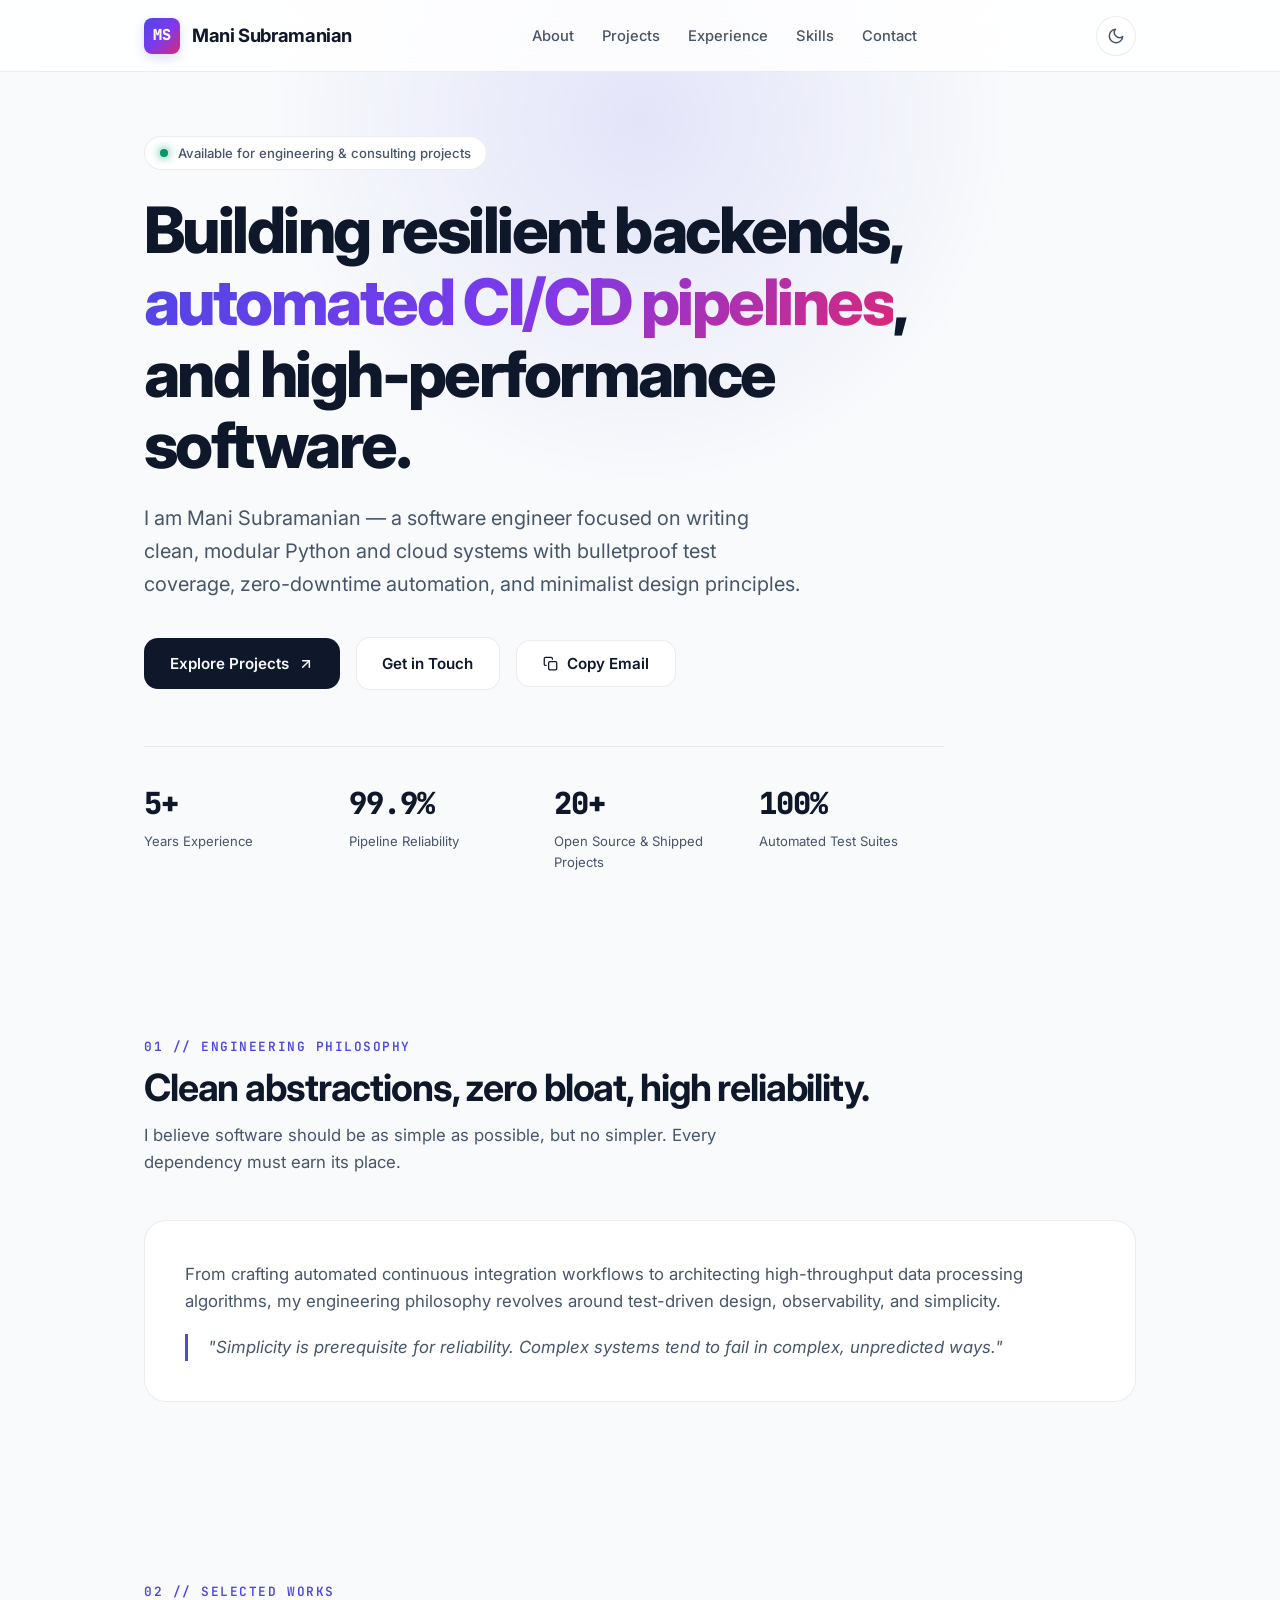
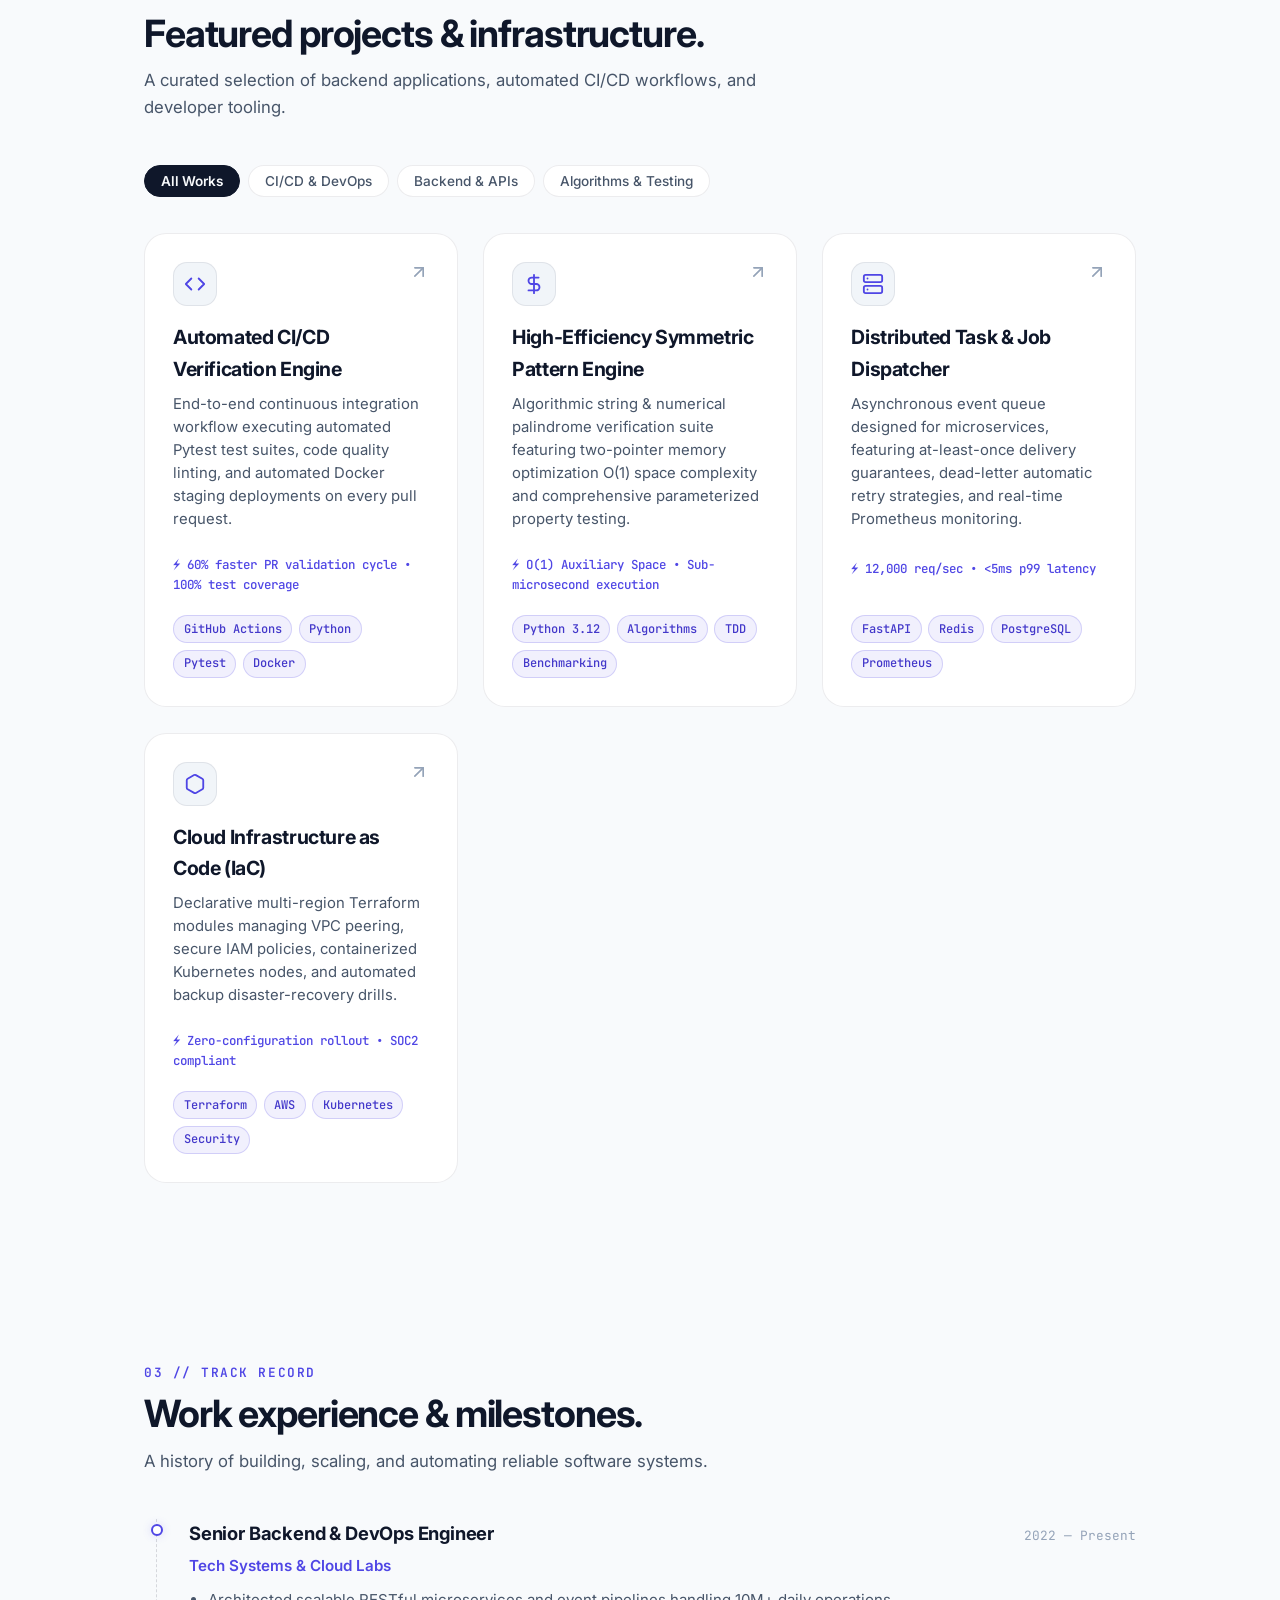
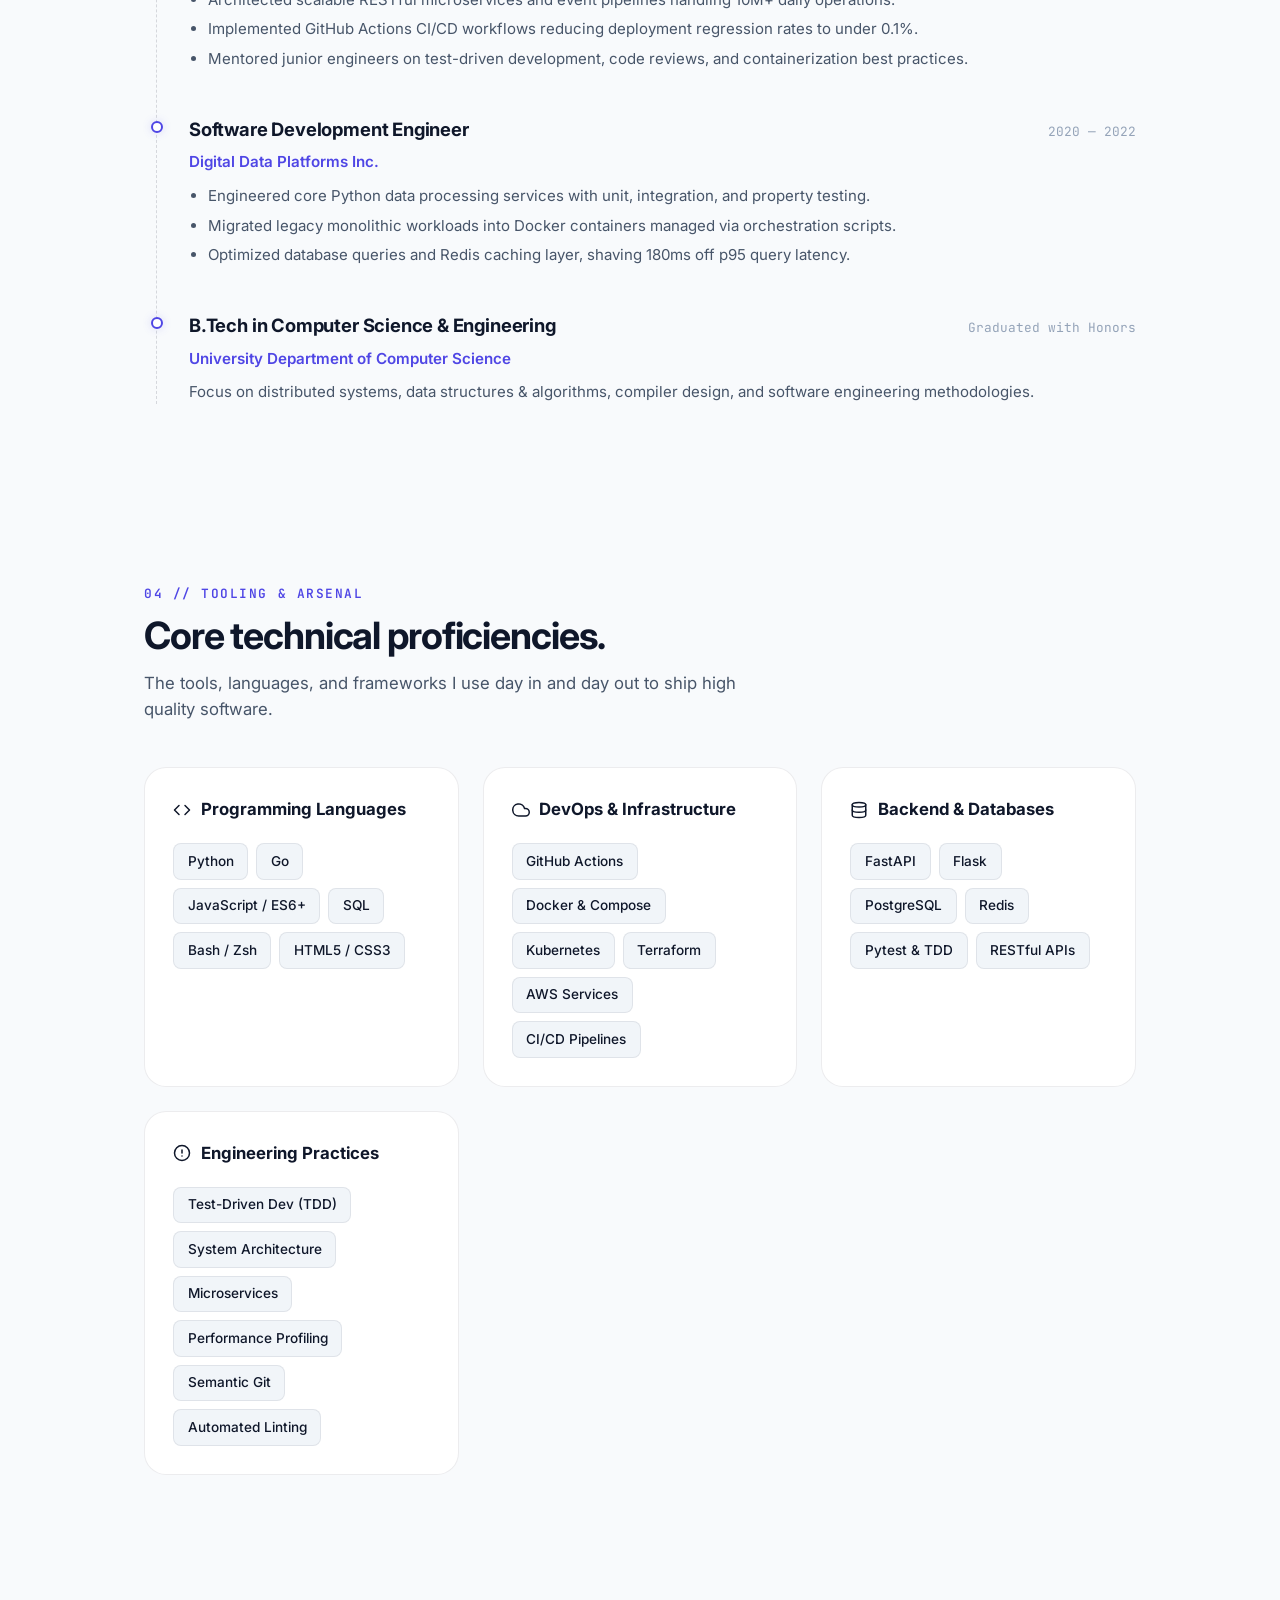
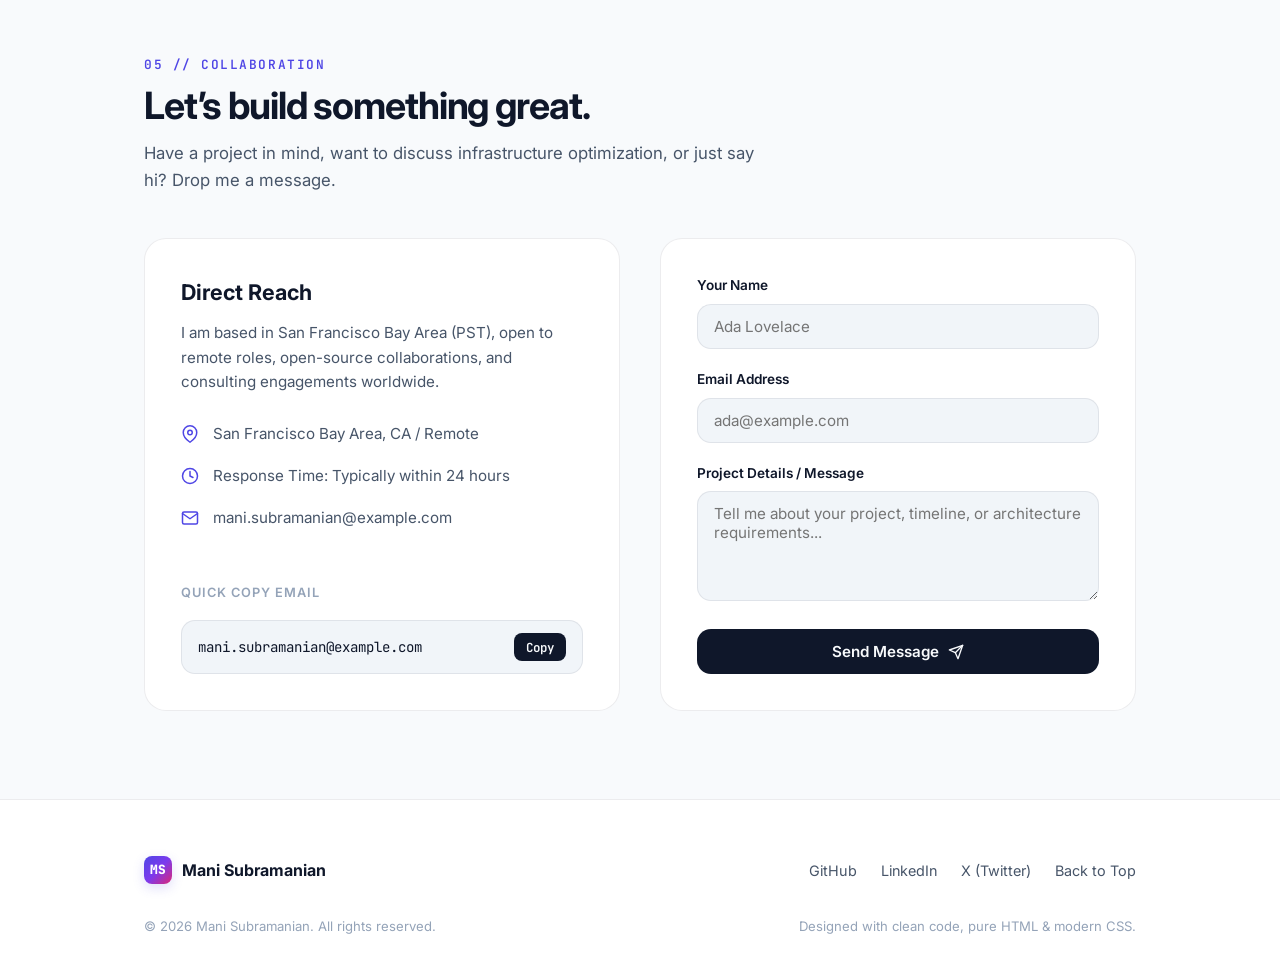
<file: index.html>
<!DOCTYPE html>
<html lang="en" data-theme="dark">
<head>
  <meta charset="UTF-8">
  <meta name="viewport" content="width=device-width, initial-scale=1.0">
  <title>Mani Subramanian — Software Engineer &amp; Systems Developer</title>
  <meta name="description" content="Minimal, high-performance portfolio of Mani Subramanian — Software Engineer specializing in backend architecture, CI/CD pipelines, and cloud systems.">
  <meta name="keywords" content="Software Engineer, Backend Developer, Python, DevOps, CI/CD, Portfolio, Minimalist">
  <meta name="author" content="Mani Subramanian">
  
  <!-- Open Graph Meta -->
  <meta property="og:type" content="website">
  <meta property="og:title" content="Mani Subramanian — Software Engineer">
  <meta property="og:description" content="Minimal, high-performance portfolio of Mani Subramanian — Software Engineer specializing in scalable backend systems and automated pipelines.">
  
  <!-- Inline SVG Favicon -->
  <link rel="icon" href="data:image/svg+xml,<svg xmlns=%22http://www.w3.org/2000/svg%22 viewBox=%220 0 100 100%22><rect width=%22100%22 height=%22100%22 rx=%2224%22 fill=%22%236366f1%22/><text y=%2268%22 x=%2250%22 font-family=%22system-ui,-apple-system,sans-serif%22 font-weight=%22800%22 font-size=%2252%22 fill=%22white%22 text-anchor=%22middle%22>MS</text></svg>">

  <!-- Google Fonts: Inter & JetBrains Mono -->
  <link rel="preconnect" href="https://fonts.googleapis.com">
  <link rel="preconnect" href="https://fonts.gstatic.com" crossorigin>
  <link href="https://fonts.googleapis.com/css2?family=Inter:wght@300;400;500;600;700;800&family=JetBrains+Mono:wght@400;500;600&display=swap" rel="stylesheet">

  <style>
    /* -------------------------------------------------------------
       CSS DESIGN TOKENS & VARIABLES
       ------------------------------------------------------------- */
    :root {
      --font-sans: 'Inter', -apple-system, BlinkMacSystemFont, 'Segoe UI', Roboto, sans-serif;
      --font-mono: 'JetBrains Mono', monospace;

      /* Dark Theme (Default) */
      --bg-base: #090d16;
      --bg-surface: #111726;
      --bg-surface-elevated: #182238;
      --bg-surface-glass: rgba(17, 23, 38, 0.78);
      --border-subtle: rgba(255, 255, 255, 0.08);
      --border-strong: rgba(255, 255, 255, 0.16);
      --text-main: #f8fafc;
      --text-muted: #94a3b8;
      --text-faint: #64748b;
      --accent-primary: #6366f1;
      --accent-primary-hover: #4f46e5;
      --accent-gradient: linear-gradient(135deg, #6366f1 0%, #8b5cf6 50%, #ec4899 100%);
      --accent-glow: rgba(99, 102, 241, 0.22);
      --status-online: #10b981;
      --card-shadow: 0 10px 30px -10px rgba(0, 0, 0, 0.5);
      --tag-bg: rgba(99, 102, 241, 0.12);
      --tag-border: rgba(99, 102, 241, 0.25);
      --tag-text: #a5b4fc;
      --nav-height: 72px;
      --max-width: 1040px;
      --radius-sm: 8px;
      --radius-md: 14px;
      --radius-lg: 22px;
      --radius-pill: 9999px;
      --transition-fast: 0.18s cubic-bezier(0.16, 1, 0.3, 1);
      --transition-normal: 0.28s cubic-bezier(0.16, 1, 0.3, 1);
    }

    [data-theme="light"] {
      --bg-base: #f8fafc;
      --bg-surface: #ffffff;
      --bg-surface-elevated: #f1f5f9;
      --bg-surface-glass: rgba(255, 255, 255, 0.85);
      --border-subtle: rgba(15, 23, 42, 0.08);
      --border-strong: rgba(15, 23, 42, 0.15);
      --text-main: #0f172a;
      --text-muted: #475569;
      --text-faint: #94a3b8;
      --accent-primary: #4f46e5;
      --accent-primary-hover: #4338ca;
      --accent-gradient: linear-gradient(135deg, #4f46e5 0%, #7c3aed 50%, #db2777 100%);
      --accent-glow: rgba(79, 70, 229, 0.18);
      --status-online: #059669;
      --card-shadow: 0 12px 30px -10px rgba(15, 23, 42, 0.08);
      --tag-bg: rgba(79, 70, 229, 0.08);
      --tag-border: rgba(79, 70, 229, 0.2);
      --tag-text: #4338ca;
    }

    /* -------------------------------------------------------------
       BASE & RESET
       ------------------------------------------------------------- */
    *, *::before, *::after {
      box-sizing: border-box;
      margin: 0;
      padding: 0;
    }

    html {
      font-family: var(--font-sans);
      scroll-behavior: smooth;
      background-color: var(--bg-base);
      color: var(--text-main);
      font-size: 16px;
      line-height: 1.6;
      -webkit-font-smoothing: antialiased;
      -moz-osx-font-smoothing: grayscale;
      text-rendering: optimizeLegibility;
      transition: background-color var(--transition-normal), color var(--transition-normal);
    }

    body {
      min-height: 100vh;
      overflow-x: hidden;
      position: relative;
    }

    /* Ambient Background Aura */
    .ambient-glow {
      position: fixed;
      top: 0;
      left: 50%;
      transform: translateX(-50%);
      width: 100vw;
      max-width: 1400px;
      height: 600px;
      background: radial-gradient(circle 500px at 50% 120px, var(--accent-glow), transparent 75%);
      pointer-events: none;
      z-index: 0;
      opacity: 0.65;
    }

    a {
      color: inherit;
      text-decoration: none;
      transition: color var(--transition-fast);
    }

    button {
      font-family: inherit;
      cursor: pointer;
      border: none;
      background: transparent;
      color: inherit;
    }

    input, textarea {
      font-family: inherit;
      font-size: 0.95rem;
    }

    ::selection {
      background: var(--accent-primary);
      color: #ffffff;
    }

    /* Custom Scrollbar */
    ::-webkit-scrollbar {
      width: 8px;
    }
    ::-webkit-scrollbar-track {
      background: var(--bg-base);
    }
    ::-webkit-scrollbar-thumb {
      background: var(--border-strong);
      border-radius: var(--radius-pill);
    }
    ::-webkit-scrollbar-thumb:hover {
      background: var(--text-faint);
    }

    /* -------------------------------------------------------------
       LAYOUT & UTILITIES
       ------------------------------------------------------------- */
    .container {
      width: 100%;
      max-width: var(--max-width);
      margin: 0 auto;
      padding: 0 1.5rem;
      position: relative;
      z-index: 1;
    }

    section {
      padding: 5.5rem 0;
    }

    .section-header {
      margin-bottom: 2.75rem;
    }

    .section-eyebrow {
      display: inline-flex;
      align-items: center;
      gap: 0.5rem;
      font-family: var(--font-mono);
      font-size: 0.8rem;
      font-weight: 600;
      text-transform: uppercase;
      letter-spacing: 0.12em;
      color: var(--accent-primary);
      margin-bottom: 0.5rem;
    }

    .section-title {
      font-size: clamp(1.85rem, 3.5vw, 2.35rem);
      font-weight: 700;
      letter-spacing: -0.03em;
      color: var(--text-main);
      line-height: 1.25;
    }

    .section-desc {
      margin-top: 0.6rem;
      color: var(--text-muted);
      font-size: 1.05rem;
      max-width: 620px;
    }

    /* -------------------------------------------------------------
       NAVIGATION BAR
       ------------------------------------------------------------- */
    .navbar {
      position: fixed;
      top: 0;
      left: 0;
      right: 0;
      height: var(--nav-height);
      z-index: 1000;
      backdrop-filter: blur(14px);
      -webkit-backdrop-filter: blur(14px);
      background-color: var(--bg-surface-glass);
      border-bottom: 1px solid var(--border-subtle);
      transition: background-color var(--transition-normal), border-color var(--transition-normal);
    }

    .nav-container {
      display: flex;
      align-items: center;
      justify-content: space-between;
      height: 100%;
      max-width: var(--max-width);
      margin: 0 auto;
      padding: 0 1.5rem;
    }

    .brand-logo {
      display: flex;
      align-items: center;
      gap: 0.75rem;
      font-weight: 700;
      font-size: 1.15rem;
      letter-spacing: -0.02em;
    }

    .brand-mark {
      width: 36px;
      height: 36px;
      border-radius: var(--radius-sm);
      background: var(--accent-gradient);
      color: #ffffff;
      display: flex;
      align-items: center;
      justify-content: center;
      font-family: var(--font-mono);
      font-weight: 800;
      font-size: 0.95rem;
      box-shadow: 0 4px 12px var(--accent-glow);
    }

    .nav-links {
      display: flex;
      align-items: center;
      gap: 1.75rem;
      list-style: none;
    }

    .nav-link {
      font-size: 0.92rem;
      font-weight: 500;
      color: var(--text-muted);
      position: relative;
      padding: 0.35rem 0;
      transition: color var(--transition-fast);
    }

    .nav-link:hover,
    .nav-link.active {
      color: var(--text-main);
    }

    .nav-link.active::after {
      content: '';
      position: absolute;
      bottom: 0;
      left: 0;
      right: 0;
      height: 2px;
      background: var(--accent-primary);
      border-radius: var(--radius-pill);
    }

    .nav-actions {
      display: flex;
      align-items: center;
      gap: 0.85rem;
    }

    .theme-toggle {
      width: 40px;
      height: 40px;
      border-radius: var(--radius-pill);
      border: 1px solid var(--border-subtle);
      background: var(--bg-surface);
      color: var(--text-muted);
      display: flex;
      align-items: center;
      justify-content: center;
      transition: all var(--transition-fast);
    }

    .theme-toggle:hover {
      color: var(--text-main);
      border-color: var(--border-strong);
      transform: rotate(15deg);
    }

    .mobile-menu-btn {
      display: none;
      width: 40px;
      height: 40px;
      border-radius: var(--radius-sm);
      border: 1px solid var(--border-subtle);
      background: var(--bg-surface);
      color: var(--text-main);
      align-items: center;
      justify-content: center;
    }

    /* -------------------------------------------------------------
       HERO SECTION
       ------------------------------------------------------------- */
    .hero {
      padding-top: calc(var(--nav-height) + 4rem);
      padding-bottom: 4.5rem;
    }

    .status-badge {
      display: inline-flex;
      align-items: center;
      gap: 0.6rem;
      padding: 0.35rem 0.95rem;
      background: var(--bg-surface);
      border: 1px solid var(--border-subtle);
      border-radius: var(--radius-pill);
      font-size: 0.82rem;
      font-weight: 500;
      color: var(--text-muted);
      margin-bottom: 1.5rem;
    }

    .status-dot {
      width: 8px;
      height: 8px;
      border-radius: 50%;
      background: var(--status-online);
      box-shadow: 0 0 10px var(--status-online);
      animation: pulse 2.2s infinite ease-in-out;
    }

    @keyframes pulse {
      0%, 100% { opacity: 1; transform: scale(1); }
      50% { opacity: 0.45; transform: scale(0.85); }
    }

    .hero-title {
      font-size: clamp(2.4rem, 5.5vw, 4rem);
      font-weight: 800;
      line-height: 1.12;
      letter-spacing: -0.04em;
      margin-bottom: 1.35rem;
      max-width: 860px;
    }

    .gradient-text {
      background: var(--accent-gradient);
      -webkit-background-clip: text;
      -webkit-text-fill-color: transparent;
    }

    .hero-description {
      font-size: clamp(1.05rem, 2vw, 1.25rem);
      line-height: 1.65;
      color: var(--text-muted);
      max-width: 660px;
      margin-bottom: 2.25rem;
      font-weight: 400;
    }

    .hero-actions {
      display: flex;
      flex-wrap: wrap;
      align-items: center;
      gap: 1rem;
      margin-bottom: 3.5rem;
    }

    .btn {
      display: inline-flex;
      align-items: center;
      justify-content: center;
      gap: 0.6rem;
      padding: 0.82rem 1.6rem;
      font-size: 0.95rem;
      font-weight: 600;
      border-radius: var(--radius-md);
      transition: all var(--transition-fast);
      text-decoration: none;
    }

    .btn-primary {
      background: var(--text-main);
      color: var(--bg-base);
    }

    .btn-primary:hover {
      transform: translateY(-2px);
      box-shadow: 0 8px 20px -6px var(--text-main);
      opacity: 0.94;
    }

    .btn-secondary {
      background: var(--bg-surface);
      color: var(--text-main);
      border: 1px solid var(--border-subtle);
    }

    .btn-secondary:hover {
      background: var(--bg-surface-elevated);
      border-color: var(--border-strong);
      transform: translateY(-2px);
    }

    /* Stats Quick Row */
    .stats-grid {
      display: grid;
      grid-template-columns: repeat(auto-fit, minmax(140px, 1fr));
      gap: 1.25rem;
      padding-top: 2rem;
      border-top: 1px solid var(--border-subtle);
      max-width: 800px;
    }

    .stat-item {
      display: flex;
      flex-direction: column;
    }

    .stat-number {
      font-size: 1.9rem;
      font-weight: 800;
      letter-spacing: -0.03em;
      color: var(--text-main);
      font-family: var(--font-mono);
    }

    .stat-label {
      font-size: 0.82rem;
      color: var(--text-muted);
      margin-top: 0.2rem;
    }

    /* -------------------------------------------------------------
       PROJECTS SECTION
       ------------------------------------------------------------- */
    .filter-bar {
      display: flex;
      flex-wrap: wrap;
      gap: 0.5rem;
      margin-bottom: 2.25rem;
    }

    .filter-btn {
      padding: 0.45rem 1rem;
      border-radius: var(--radius-pill);
      border: 1px solid var(--border-subtle);
      background: var(--bg-surface);
      color: var(--text-muted);
      font-size: 0.85rem;
      font-weight: 500;
      transition: all var(--transition-fast);
    }

    .filter-btn:hover {
      color: var(--text-main);
      border-color: var(--border-strong);
    }

    .filter-btn.active {
      background: var(--text-main);
      color: var(--bg-base);
      border-color: var(--text-main);
      font-weight: 600;
    }

    .projects-grid {
      display: grid;
      grid-template-columns: repeat(auto-fill, minmax(310px, 1fr));
      gap: 1.6rem;
    }

    .project-card {
      background: var(--bg-surface);
      border: 1px solid var(--border-subtle);
      border-radius: var(--radius-lg);
      padding: 1.75rem;
      display: flex;
      flex-direction: column;
      justify-content: space-between;
      transition: all var(--transition-normal);
      position: relative;
      overflow: hidden;
    }

    .project-card::before {
      content: '';
      position: absolute;
      top: 0;
      left: 0;
      right: 0;
      height: 3px;
      background: var(--accent-gradient);
      opacity: 0;
      transition: opacity var(--transition-fast);
    }

    .project-card:hover {
      transform: translateY(-4px);
      border-color: var(--border-strong);
      box-shadow: var(--card-shadow);
    }

    .project-card:hover::before {
      opacity: 1;
    }

    .project-header {
      display: flex;
      align-items: flex-start;
      justify-content: space-between;
      gap: 1rem;
      margin-bottom: 1rem;
    }

    .project-icon {
      width: 44px;
      height: 44px;
      border-radius: var(--radius-md);
      background: var(--bg-surface-elevated);
      border: 1px solid var(--border-subtle);
      display: flex;
      align-items: center;
      justify-content: center;
      color: var(--accent-primary);
    }

    .project-link-icon {
      color: var(--text-faint);
      transition: color var(--transition-fast), transform var(--transition-fast);
    }

    .project-card:hover .project-link-icon {
      color: var(--text-main);
      transform: translate(2px, -2px);
    }

    .project-title {
      font-size: 1.22rem;
      font-weight: 700;
      letter-spacing: -0.02em;
      margin-bottom: 0.5rem;
      color: var(--text-main);
    }

    .project-description {
      font-size: 0.93rem;
      color: var(--text-muted);
      line-height: 1.55;
      margin-bottom: 1.5rem;
    }

    .project-metrics {
      display: inline-block;
      font-family: var(--font-mono);
      font-size: 0.78rem;
      color: var(--accent-primary);
      margin-bottom: 1.25rem;
      font-weight: 500;
    }

    .project-tags {
      display: flex;
      flex-wrap: wrap;
      gap: 0.4rem;
      margin-top: auto;
    }

    .tag {
      font-family: var(--font-mono);
      font-size: 0.75rem;
      font-weight: 500;
      padding: 0.22rem 0.6rem;
      border-radius: var(--radius-pill);
      background: var(--tag-bg);
      border: 1px solid var(--tag-border);
      color: var(--tag-text);
    }

    /* -------------------------------------------------------------
       EXPERIENCE & EDUCATION TIMELINE
       ------------------------------------------------------------- */
    .timeline {
      position: relative;
      margin-left: 0.75rem;
      padding-left: 2rem;
      border-left: 1px dashed var(--border-strong);
    }

    .timeline-item {
      position: relative;
      margin-bottom: 2.75rem;
    }

    .timeline-item:last-child {
      margin-bottom: 0;
    }

    .timeline-dot {
      position: absolute;
      left: calc(-2rem - 6.5px);
      top: 0.35rem;
      width: 12px;
      height: 12px;
      border-radius: 50%;
      background: var(--bg-surface);
      border: 2px solid var(--accent-primary);
      box-shadow: 0 0 10px var(--accent-glow);
    }

    .timeline-header {
      display: flex;
      flex-wrap: wrap;
      align-items: baseline;
      justify-content: space-between;
      gap: 0.5rem;
      margin-bottom: 0.35rem;
    }

    .timeline-role {
      font-size: 1.15rem;
      font-weight: 700;
      letter-spacing: -0.01em;
      color: var(--text-main);
    }

    .timeline-meta {
      font-family: var(--font-mono);
      font-size: 0.8rem;
      color: var(--text-faint);
    }

    .timeline-company {
      font-size: 0.95rem;
      color: var(--accent-primary);
      font-weight: 600;
      margin-bottom: 0.6rem;
    }

    .timeline-desc {
      font-size: 0.94rem;
      color: var(--text-muted);
      line-height: 1.6;
    }

    .timeline-desc ul {
      margin-top: 0.5rem;
      padding-left: 1.2rem;
    }

    .timeline-desc li {
      margin-bottom: 0.35rem;
    }

    /* -------------------------------------------------------------
       SKILLS SECTION
       ------------------------------------------------------------- */
    .skills-wrapper {
      display: grid;
      grid-template-columns: repeat(auto-fit, minmax(280px, 1fr));
      gap: 1.5rem;
    }

    .skill-category {
      background: var(--bg-surface);
      border: 1px solid var(--border-subtle);
      border-radius: var(--radius-lg);
      padding: 1.75rem;
    }

    .skill-cat-title {
      display: flex;
      align-items: center;
      gap: 0.6rem;
      font-size: 1.05rem;
      font-weight: 700;
      margin-bottom: 1.25rem;
      color: var(--text-main);
    }

    .skill-pills {
      display: flex;
      flex-wrap: wrap;
      gap: 0.5rem;
    }

    .skill-pill {
      font-size: 0.85rem;
      font-weight: 500;
      padding: 0.4rem 0.85rem;
      background: var(--bg-surface-elevated);
      border: 1px solid var(--border-subtle);
      border-radius: var(--radius-sm);
      color: var(--text-main);
      display: inline-flex;
      align-items: center;
      gap: 0.4rem;
      transition: all var(--transition-fast);
    }

    .skill-pill:hover {
      border-color: var(--accent-primary);
      transform: translateY(-2px);
    }

    /* -------------------------------------------------------------
       ABOUT / PHILOSOPHY CARD
       ------------------------------------------------------------- */
    .about-card {
      background: var(--bg-surface);
      border: 1px solid var(--border-subtle);
      border-radius: var(--radius-lg);
      padding: 2.5rem;
      display: grid;
      grid-template-columns: 1fr;
      gap: 2rem;
      position: relative;
    }

    .quote-box {
      border-left: 3px solid var(--accent-primary);
      padding-left: 1.25rem;
      font-style: italic;
      color: var(--text-muted);
      font-size: 1.05rem;
    }

    /* -------------------------------------------------------------
       CONTACT SECTION
       ------------------------------------------------------------- */
    .contact-grid {
      display: grid;
      grid-template-columns: 1fr 1fr;
      gap: 2.5rem;
    }

    .contact-card {
      background: var(--bg-surface);
      border: 1px solid var(--border-subtle);
      border-radius: var(--radius-lg);
      padding: 2.25rem;
      display: flex;
      flex-direction: column;
      justify-content: space-between;
    }

    .contact-info-list {
      list-style: none;
      margin: 1.75rem 0;
      display: flex;
      flex-direction: column;
      gap: 1.1rem;
    }

    .contact-info-item {
      display: flex;
      align-items: center;
      gap: 0.85rem;
      color: var(--text-muted);
      font-size: 0.95rem;
    }

    .contact-info-item svg {
      color: var(--accent-primary);
      flex-shrink: 0;
    }

    .copy-email-box {
      display: flex;
      align-items: center;
      justify-content: space-between;
      padding: 0.75rem 1rem;
      background: var(--bg-surface-elevated);
      border: 1px solid var(--border-subtle);
      border-radius: var(--radius-md);
      font-family: var(--font-mono);
      font-size: 0.88rem;
      color: var(--text-main);
      margin-top: 1rem;
    }

    .copy-btn {
      padding: 0.35rem 0.75rem;
      border-radius: var(--radius-sm);
      background: var(--text-main);
      color: var(--bg-base);
      font-size: 0.78rem;
      font-weight: 600;
      transition: opacity var(--transition-fast);
    }

    .copy-btn:hover {
      opacity: 0.85;
    }

    /* Contact Form */
    .contact-form {
      background: var(--bg-surface);
      border: 1px solid var(--border-subtle);
      border-radius: var(--radius-lg);
      padding: 2.25rem;
    }

    .form-group {
      margin-bottom: 1.25rem;
    }

    .form-label {
      display: block;
      font-size: 0.85rem;
      font-weight: 600;
      color: var(--text-main);
      margin-bottom: 0.45rem;
    }

    .form-input,
    .form-textarea {
      width: 100%;
      padding: 0.75rem 1rem;
      border-radius: var(--radius-md);
      background: var(--bg-surface-elevated);
      border: 1px solid var(--border-subtle);
      color: var(--text-main);
      transition: border-color var(--transition-fast), box-shadow var(--transition-fast);
      outline: none;
    }

    .form-input:focus,
    .form-textarea:focus {
      border-color: var(--accent-primary);
      box-shadow: 0 0 0 3px var(--accent-glow);
    }

    .form-textarea {
      resize: vertical;
      min-height: 110px;
    }

    .form-status {
      margin-top: 1rem;
      font-size: 0.9rem;
      padding: 0.75rem;
      border-radius: var(--radius-md);
      display: none;
    }

    .form-status.success {
      display: block;
      background: rgba(16, 185, 129, 0.15);
      border: 1px solid rgba(16, 185, 129, 0.3);
      color: #34d399;
    }

    /* -------------------------------------------------------------
       FOOTER
       ------------------------------------------------------------- */
    .footer {
      padding: 3.5rem 0 2.5rem;
      border-top: 1px solid var(--border-subtle);
      background: var(--bg-surface);
    }

    .footer-content {
      display: flex;
      flex-wrap: wrap;
      align-items: center;
      justify-content: space-between;
      gap: 1.5rem;
    }

    .footer-brand {
      display: flex;
      align-items: center;
      gap: 0.6rem;
      font-weight: 700;
    }

    .footer-links {
      display: flex;
      align-items: center;
      gap: 1.5rem;
      list-style: none;
    }

    .footer-link {
      color: var(--text-muted);
      font-size: 0.9rem;
      transition: color var(--transition-fast);
    }

    .footer-link:hover {
      color: var(--text-main);
    }

    .footer-bottom {
      margin-top: 2rem;
      display: flex;
      flex-wrap: wrap;
      align-items: center;
      justify-content: space-between;
      font-size: 0.82rem;
      color: var(--text-faint);
    }

    /* -------------------------------------------------------------
       TOAST NOTIFICATION
       ------------------------------------------------------------- */
    .toast {
      position: fixed;
      bottom: 2rem;
      right: 2rem;
      padding: 0.75rem 1.25rem;
      background: var(--text-main);
      color: var(--bg-base);
      font-weight: 600;
      font-size: 0.88rem;
      border-radius: var(--radius-pill);
      box-shadow: 0 10px 25px rgba(0, 0, 0, 0.3);
      opacity: 0;
      transform: translateY(15px);
      pointer-events: none;
      transition: all 0.25s cubic-bezier(0.16, 1, 0.3, 1);
      z-index: 9999;
      display: flex;
      align-items: center;
      gap: 0.5rem;
    }

    .toast.show {
      opacity: 1;
      transform: translateY(0);
    }

    /* -------------------------------------------------------------
       BACK TO TOP BUTTON
       ------------------------------------------------------------- */
    .back-to-top {
      position: fixed;
      bottom: 2rem;
      left: 2rem;
      width: 44px;
      height: 44px;
      border-radius: var(--radius-pill);
      background: var(--bg-surface);
      border: 1px solid var(--border-subtle);
      color: var(--text-main);
      display: flex;
      align-items: center;
      justify-content: center;
      box-shadow: var(--card-shadow);
      opacity: 0;
      visibility: hidden;
      transform: translateY(10px);
      transition: all var(--transition-fast);
      z-index: 999;
    }

    .back-to-top.show {
      opacity: 1;
      visibility: visible;
      transform: translateY(0);
    }

    .back-to-top:hover {
      border-color: var(--accent-primary);
      transform: translateY(-2px);
    }

    /* -------------------------------------------------------------
       RESPONSIVE BREAKPOINTS
       ------------------------------------------------------------- */
    @media (max-width: 860px) {
      .contact-grid {
        grid-template-columns: 1fr;
      }
      
      .nav-links {
        display: none;
      }

      .mobile-menu-btn {
        display: flex;
      }

      .mobile-nav-active .nav-links {
        display: flex;
        flex-direction: column;
        position: absolute;
        top: var(--nav-height);
        left: 0;
        right: 0;
        background: var(--bg-surface);
        border-bottom: 1px solid var(--border-subtle);
        padding: 1.5rem;
        gap: 1.25rem;
      }

      .hero-title {
        font-size: 2.4rem;
      }
    }

    @media (prefers-reduced-motion: reduce) {
      * {
        animation: none !important;
        transition: none !important;
      }
    }
  </style>
</head>
<body>

  <!-- Ambient Light / Subtle Background Aura -->
  <div class="ambient-glow" aria-hidden="true"></div>

  <!-- NAVIGATION -->
  <header class="navbar" id="navbar">
    <div class="nav-container">
      <a href="#hero" class="brand-logo" aria-label="Home">
        <span class="brand-mark">MS</span>
        <span>Mani Subramanian</span>
      </a>

      <nav aria-label="Main Navigation">
        <ul class="nav-links" id="navLinks">
          <li><a href="#about" class="nav-link">About</a></li>
          <li><a href="#projects" class="nav-link">Projects</a></li>
          <li><a href="#experience" class="nav-link">Experience</a></li>
          <li><a href="#skills" class="nav-link">Skills</a></li>
          <li><a href="#contact" class="nav-link">Contact</a></li>
        </ul>
      </nav>

      <div class="nav-actions">
        <!-- Theme Toggle Button -->
        <button id="themeToggle" class="theme-toggle" aria-label="Toggle theme">
          <!-- Sun Icon (for dark mode) -->
          <svg id="sunIcon" width="18" height="18" viewBox="0 0 24 24" fill="none" stroke="currentColor" stroke-width="2" stroke-linecap="round" stroke-linejoin="round">
            <circle cx="12" cy="12" r="5"></circle>
            <line x1="12" y1="1" x2="12" y2="3"></line>
            <line x1="12" y1="21" x2="12" y2="23"></line>
            <line x1="4.22" y1="4.22" x2="5.64" y2="5.64"></line>
            <line x1="18.36" y1="18.36" x2="19.78" y2="19.78"></line>
            <line x1="1" y1="12" x2="3" y2="12"></line>
            <line x1="21" y1="12" x2="23" y2="12"></line>
            <line x1="4.22" y1="19.78" x2="5.64" y2="18.36"></line>
            <line x1="18.36" y1="5.64" x2="19.78" y2="4.22"></line>
          </svg>
          <!-- Moon Icon (for light mode) -->
          <svg id="moonIcon" width="18" height="18" viewBox="0 0 24 24" fill="none" stroke="currentColor" stroke-width="2" stroke-linecap="round" stroke-linejoin="round" style="display:none;">
            <path d="M21 12.79A9 9 0 1 1 11.21 3 7 7 0 0 0 21 12.79z"></path>
          </svg>
        </button>

        <!-- Mobile Menu Toggle Button -->
        <button id="mobileMenuBtn" class="mobile-menu-btn" aria-label="Toggle navigation menu">
          <svg width="20" height="20" viewBox="0 0 24 24" fill="none" stroke="currentColor" stroke-width="2" stroke-linecap="round" stroke-linejoin="round">
            <line x1="3" y1="12" x2="21" y2="12"></line>
            <line x1="3" y1="6" x2="21" y2="6"></line>
            <line x1="3" y1="18" x2="21" y2="18"></line>
          </svg>
        </button>
      </div>
    </div>
  </header>

  <!-- MAIN CONTENT -->
  <main>
    <!-- HERO SECTION -->
    <section class="hero" id="hero">
      <div class="container">
        <!-- Live Status Pill -->
        <div class="status-badge">
          <span class="status-dot"></span>
          <span>Available for engineering &amp; consulting projects</span>
        </div>

        <!-- Hero Headline -->
        <h1 class="hero-title">
          Building resilient backends, <span class="gradient-text">automated CI/CD pipelines</span>, and high-performance software.
        </h1>

        <!-- Subtitle -->
        <p class="hero-description">
          I am Mani Subramanian — a software engineer focused on writing clean, modular Python and cloud systems with bulletproof test coverage, zero-downtime automation, and minimalist design principles.
        </p>

        <!-- Call to Actions -->
        <div class="hero-actions">
          <a href="#projects" class="btn btn-primary" id="viewProjectsBtn">
            <span>Explore Projects</span>
            <svg width="16" height="16" viewBox="0 0 24 24" fill="none" stroke="currentColor" stroke-width="2.2" stroke-linecap="round" stroke-linejoin="round">
              <line x1="7" y1="17" x2="17" y2="7"></line>
              <polyline points="7 7 17 7 17 17"></polyline>
            </svg>
          </a>
          <a href="#contact" class="btn btn-secondary" id="contactCtaBtn">
            <span>Get in Touch</span>
          </a>
          <button class="btn btn-secondary" id="heroCopyEmailBtn" title="Copy Email">
            <svg width="15" height="15" viewBox="0 0 24 24" fill="none" stroke="currentColor" stroke-width="2" stroke-linecap="round" stroke-linejoin="round">
              <rect x="9" y="9" width="13" height="13" rx="2" ry="2"></rect>
              <path d="M5 15H4a2 2 0 0 1-2-2V4a2 2 0 0 1 2-2h9a2 2 0 0 1 2 2v1"></path>
            </svg>
            <span>Copy Email</span>
          </button>
        </div>

        <!-- Quick Metrics -->
        <div class="stats-grid">
          <div class="stat-item">
            <span class="stat-number">5+</span>
            <span class="stat-label">Years Experience</span>
          </div>
          <div class="stat-item">
            <span class="stat-number">99.9%</span>
            <span class="stat-label">Pipeline Reliability</span>
          </div>
          <div class="stat-item">
            <span class="stat-number">20+</span>
            <span class="stat-label">Open Source &amp; Shipped Projects</span>
          </div>
          <div class="stat-item">
            <span class="stat-number">100%</span>
            <span class="stat-label">Automated Test Suites</span>
          </div>
        </div>
      </div>
    </section>

    <!-- ABOUT SECTION -->
    <section id="about">
      <div class="container">
        <div class="section-header">
          <div class="section-eyebrow">01 // Engineering Philosophy</div>
          <h2 class="section-title">Clean abstractions, zero bloat, high reliability.</h2>
          <p class="section-desc">
            I believe software should be as simple as possible, but no simpler. Every dependency must earn its place.
          </p>
        </div>

        <div class="about-card">
          <div class="about-card-body">
            <p style="margin-bottom: 1.25rem; font-size: 1.05rem; color: var(--text-muted);">
              From crafting automated continuous integration workflows to architecting high-throughput data processing algorithms, my engineering philosophy revolves around test-driven design, observability, and simplicity.
            </p>
            <div class="quote-box">
              "Simplicity is prerequisite for reliability. Complex systems tend to fail in complex, unpredicted ways."
            </div>
          </div>
        </div>
      </div>
    </section>

    <!-- PROJECTS SECTION -->
    <section id="projects">
      <div class="container">
        <div class="section-header">
          <div class="section-eyebrow">02 // Selected Works</div>
          <h2 class="section-title">Featured projects &amp; infrastructure.</h2>
          <p class="section-desc">
            A curated selection of backend applications, automated CI/CD workflows, and developer tooling.
          </p>
        </div>

        <!-- Project Category Filter Pills -->
        <div class="filter-bar" role="tablist" aria-label="Project categories">
          <button class="filter-btn active" data-filter="all" role="tab" aria-selected="true">All Works</button>
          <button class="filter-btn" data-filter="cicd" role="tab" aria-selected="false">CI/CD &amp; DevOps</button>
          <button class="filter-btn" data-filter="backend" role="tab" aria-selected="false">Backend &amp; APIs</button>
          <button class="filter-btn" data-filter="algorithms" role="tab" aria-selected="false">Algorithms &amp; Testing</button>
        </div>

        <!-- Projects Grid -->
        <div class="projects-grid" id="projectsGrid">

          <!-- Project 1 -->
          <article class="project-card" data-category="cicd">
            <div>
              <div class="project-header">
                <div class="project-icon">
                  <svg width="22" height="22" viewBox="0 0 24 24" fill="none" stroke="currentColor" stroke-width="2" stroke-linecap="round" stroke-linejoin="round">
                    <polyline points="16 18 22 12 16 6"></polyline>
                    <polyline points="8 6 2 12 8 18"></polyline>
                  </svg>
                </div>
                <a href="https://github.com" target="_blank" rel="noopener noreferrer" class="project-link-icon" aria-label="Visit project repository">
                  <svg width="20" height="20" viewBox="0 0 24 24" fill="none" stroke="currentColor" stroke-width="2" stroke-linecap="round" stroke-linejoin="round">
                    <line x1="7" y1="17" x2="17" y2="7"></line>
                    <polyline points="7 7 17 7 17 17"></polyline>
                  </svg>
                </a>
              </div>
              <h3 class="project-title">Automated CI/CD Verification Engine</h3>
              <p class="project-description">
                End-to-end continuous integration workflow executing automated Pytest test suites, code quality linting, and automated Docker staging deployments on every pull request.
              </p>
              <div class="project-metrics">
                ⚡ 60% faster PR validation cycle &bull; 100% test coverage
              </div>
            </div>
            <div class="project-tags">
              <span class="tag">GitHub Actions</span>
              <span class="tag">Python</span>
              <span class="tag">Pytest</span>
              <span class="tag">Docker</span>
            </div>
          </article>

          <!-- Project 2 -->
          <article class="project-card" data-category="algorithms">
            <div>
              <div class="project-header">
                <div class="project-icon">
                  <svg width="22" height="22" viewBox="0 0 24 24" fill="none" stroke="currentColor" stroke-width="2" stroke-linecap="round" stroke-linejoin="round">
                    <path d="M12 2v20M17 5H9.5a3.5 3.5 0 0 0 0 7h5a3.5 3.5 0 0 1 0 7H6"></path>
                  </svg>
                </div>
                <a href="https://github.com" target="_blank" rel="noopener noreferrer" class="project-link-icon" aria-label="Visit project repository">
                  <svg width="20" height="20" viewBox="0 0 24 24" fill="none" stroke="currentColor" stroke-width="2" stroke-linecap="round" stroke-linejoin="round">
                    <line x1="7" y1="17" x2="17" y2="7"></line>
                    <polyline points="7 7 17 7 17 17"></polyline>
                  </svg>
                </a>
              </div>
              <h3 class="project-title">High-Efficiency Symmetric Pattern Engine</h3>
              <p class="project-description">
                Algorithmic string &amp; numerical palindrome verification suite featuring two-pointer memory optimization O(1) space complexity and comprehensive parameterized property testing.
              </p>
              <div class="project-metrics">
                ⚡ O(1) Auxiliary Space &bull; Sub-microsecond execution
              </div>
            </div>
            <div class="project-tags">
              <span class="tag">Python 3.12</span>
              <span class="tag">Algorithms</span>
              <span class="tag">TDD</span>
              <span class="tag">Benchmarking</span>
            </div>
          </article>

          <!-- Project 3 -->
          <article class="project-card" data-category="backend">
            <div>
              <div class="project-header">
                <div class="project-icon">
                  <svg width="22" height="22" viewBox="0 0 24 24" fill="none" stroke="currentColor" stroke-width="2" stroke-linecap="round" stroke-linejoin="round">
                    <rect x="2" y="2" width="20" height="8" rx="2" ry="2"></rect>
                    <rect x="2" y="14" width="20" height="8" rx="2" ry="2"></rect>
                    <line x1="6" y1="6" x2="6.01" y2="6"></line>
                    <line x1="6" y1="18" x2="6.01" y2="18"></line>
                  </svg>
                </div>
                <a href="https://github.com" target="_blank" rel="noopener noreferrer" class="project-link-icon" aria-label="Visit project repository">
                  <svg width="20" height="20" viewBox="0 0 24 24" fill="none" stroke="currentColor" stroke-width="2" stroke-linecap="round" stroke-linejoin="round">
                    <line x1="7" y1="17" x2="17" y2="7"></line>
                    <polyline points="7 7 17 7 17 17"></polyline>
                  </svg>
                </a>
              </div>
              <h3 class="project-title">Distributed Task &amp; Job Dispatcher</h3>
              <p class="project-description">
                Asynchronous event queue designed for microservices, featuring at-least-once delivery guarantees, dead-letter automatic retry strategies, and real-time Prometheus monitoring.
              </p>
              <div class="project-metrics">
                ⚡ 12,000 req/sec &bull; &lt;5ms p99 latency
              </div>
            </div>
            <div class="project-tags">
              <span class="tag">FastAPI</span>
              <span class="tag">Redis</span>
              <span class="tag">PostgreSQL</span>
              <span class="tag">Prometheus</span>
            </div>
          </article>

          <!-- Project 4 -->
          <article class="project-card" data-category="backend">
            <div>
              <div class="project-header">
                <div class="project-icon">
                  <svg width="22" height="22" viewBox="0 0 24 24" fill="none" stroke="currentColor" stroke-width="2" stroke-linecap="round" stroke-linejoin="round">
                    <path d="M21 16V8a2 2 0 0 0-1-1.73l-7-4a2 2 0 0 0-2 0l-7 4A2 2 0 0 0 3 8v8a2 2 0 0 0 1 1.73l7 4a2 2 0 0 0 2 0l7-4A2 2 0 0 0 21 16z"></path>
                  </svg>
                </div>
                <a href="https://github.com" target="_blank" rel="noopener noreferrer" class="project-link-icon" aria-label="Visit project repository">
                  <svg width="20" height="20" viewBox="0 0 24 24" fill="none" stroke="currentColor" stroke-width="2" stroke-linecap="round" stroke-linejoin="round">
                    <line x1="7" y1="17" x2="17" y2="7"></line>
                    <polyline points="7 7 17 7 17 17"></polyline>
                  </svg>
                </a>
              </div>
              <h3 class="project-title">Cloud Infrastructure as Code (IaC)</h3>
              <p class="project-description">
                Declarative multi-region Terraform modules managing VPC peering, secure IAM policies, containerized Kubernetes nodes, and automated backup disaster-recovery drills.
              </p>
              <div class="project-metrics">
                ⚡ Zero-configuration rollout &bull; SOC2 compliant
              </div>
            </div>
            <div class="project-tags">
              <span class="tag">Terraform</span>
              <span class="tag">AWS</span>
              <span class="tag">Kubernetes</span>
              <span class="tag">Security</span>
            </div>
          </article>

        </div>
      </div>
    </section>

    <!-- EXPERIENCE SECTION -->
    <section id="experience">
      <div class="container">
        <div class="section-header">
          <div class="section-eyebrow">03 // Track Record</div>
          <h2 class="section-title">Work experience &amp; milestones.</h2>
          <p class="section-desc">
            A history of building, scaling, and automating reliable software systems.
          </p>
        </div>

        <div class="timeline">
          <!-- Timeline Item 1 -->
          <div class="timeline-item">
            <span class="timeline-dot"></span>
            <div class="timeline-header">
              <h3 class="timeline-role">Senior Backend &amp; DevOps Engineer</h3>
              <span class="timeline-meta">2022 — Present</span>
            </div>
            <div class="timeline-company">Tech Systems &amp; Cloud Labs</div>
            <div class="timeline-desc">
              <ul>
                <li>Architected scalable RESTful microservices and event pipelines handling 10M+ daily operations.</li>
                <li>Implemented GitHub Actions CI/CD workflows reducing deployment regression rates to under 0.1%.</li>
                <li>Mentored junior engineers on test-driven development, code reviews, and containerization best practices.</li>
              </ul>
            </div>
          </div>

          <!-- Timeline Item 2 -->
          <div class="timeline-item">
            <span class="timeline-dot"></span>
            <div class="timeline-header">
              <h3 class="timeline-role">Software Development Engineer</h3>
              <span class="timeline-meta">2020 — 2022</span>
            </div>
            <div class="timeline-company">Digital Data Platforms Inc.</div>
            <div class="timeline-desc">
              <ul>
                <li>Engineered core Python data processing services with unit, integration, and property testing.</li>
                <li>Migrated legacy monolithic workloads into Docker containers managed via orchestration scripts.</li>
                <li>Optimized database queries and Redis caching layer, shaving 180ms off p95 query latency.</li>
              </ul>
            </div>
          </div>

          <!-- Timeline Item 3 -->
          <div class="timeline-item">
            <span class="timeline-dot"></span>
            <div class="timeline-header">
              <h3 class="timeline-role">B.Tech in Computer Science &amp; Engineering</h3>
              <span class="timeline-meta">Graduated with Honors</span>
            </div>
            <div class="timeline-company">University Department of Computer Science</div>
            <div class="timeline-desc">
              Focus on distributed systems, data structures &amp; algorithms, compiler design, and software engineering methodologies.
            </div>
          </div>
        </div>
      </div>
    </section>

    <!-- SKILLS SECTION -->
    <section id="skills">
      <div class="container">
        <div class="section-header">
          <div class="section-eyebrow">04 // Tooling &amp; Arsenal</div>
          <h2 class="section-title">Core technical proficiencies.</h2>
          <p class="section-desc">
            The tools, languages, and frameworks I use day in and day out to ship high quality software.
          </p>
        </div>

        <div class="skills-wrapper">
          <!-- Languages -->
          <div class="skill-category">
            <h3 class="skill-cat-title">
              <svg width="18" height="18" viewBox="0 0 24 24" fill="none" stroke="currentColor" stroke-width="2" stroke-linecap="round" stroke-linejoin="round">
                <polyline points="16 18 22 12 16 6"></polyline>
                <polyline points="8 6 2 12 8 18"></polyline>
              </svg>
              <span>Programming Languages</span>
            </h3>
            <div class="skill-pills">
              <span class="skill-pill">Python</span>
              <span class="skill-pill">Go</span>
              <span class="skill-pill">JavaScript / ES6+</span>
              <span class="skill-pill">SQL</span>
              <span class="skill-pill">Bash / Zsh</span>
              <span class="skill-pill">HTML5 / CSS3</span>
            </div>
          </div>

          <!-- DevOps & Cloud -->
          <div class="skill-category">
            <h3 class="skill-cat-title">
              <svg width="18" height="18" viewBox="0 0 24 24" fill="none" stroke="currentColor" stroke-width="2" stroke-linecap="round" stroke-linejoin="round">
                <path d="M18 10h-1.26A8 8 0 1 0 9 20h9a5 5 0 0 0 0-10z"></path>
              </svg>
              <span>DevOps &amp; Infrastructure</span>
            </h3>
            <div class="skill-pills">
              <span class="skill-pill">GitHub Actions</span>
              <span class="skill-pill">Docker &amp; Compose</span>
              <span class="skill-pill">Kubernetes</span>
              <span class="skill-pill">Terraform</span>
              <span class="skill-pill">AWS Services</span>
              <span class="skill-pill">CI/CD Pipelines</span>
            </div>
          </div>

          <!-- Frameworks & Data -->
          <div class="skill-category">
            <h3 class="skill-cat-title">
              <svg width="18" height="18" viewBox="0 0 24 24" fill="none" stroke="currentColor" stroke-width="2" stroke-linecap="round" stroke-linejoin="round">
                <ellipse cx="12" cy="5" rx="9" ry="3"></ellipse>
                <path d="M21 12c0 1.66-4 3-9 3s-9-1.34-9-3"></path>
                <path d="M3 5v14c0 1.66 4 3 9 3s9-1.34 9-3V5"></path>
              </svg>
              <span>Backend &amp; Databases</span>
            </h3>
            <div class="skill-pills">
              <span class="skill-pill">FastAPI</span>
              <span class="skill-pill">Flask</span>
              <span class="skill-pill">PostgreSQL</span>
              <span class="skill-pill">Redis</span>
              <span class="skill-pill">Pytest &amp; TDD</span>
              <span class="skill-pill">RESTful APIs</span>
            </div>
          </div>

          <!-- Practices & Systems -->
          <div class="skill-category">
            <h3 class="skill-cat-title">
              <svg width="18" height="18" viewBox="0 0 24 24" fill="none" stroke="currentColor" stroke-width="2" stroke-linecap="round" stroke-linejoin="round">
                <circle cx="12" cy="12" r="10"></circle>
                <line x1="12" y1="8" x2="12" y2="12"></line>
                <line x1="12" y1="16" x2="12.01" y2="16"></line>
              </svg>
              <span>Engineering Practices</span>
            </h3>
            <div class="skill-pills">
              <span class="skill-pill">Test-Driven Dev (TDD)</span>
              <span class="skill-pill">System Architecture</span>
              <span class="skill-pill">Microservices</span>
              <span class="skill-pill">Performance Profiling</span>
              <span class="skill-pill">Semantic Git</span>
              <span class="skill-pill">Automated Linting</span>
            </div>
          </div>
        </div>
      </div>
    </section>

    <!-- CONTACT SECTION -->
    <section id="contact">
      <div class="container">
        <div class="section-header">
          <div class="section-eyebrow">05 // Collaboration</div>
          <h2 class="section-title">Let&rsquo;s build something great.</h2>
          <p class="section-desc">
            Have a project in mind, want to discuss infrastructure optimization, or just say hi? Drop me a message.
          </p>
        </div>

        <div class="contact-grid">
          <!-- Contact Card Info -->
          <div class="contact-card">
            <div>
              <h3 style="font-size: 1.35rem; font-weight: 700; margin-bottom: 0.75rem;">Direct Reach</h3>
              <p style="color: var(--text-muted); font-size: 0.95rem; line-height: 1.6;">
                I am based in San Francisco Bay Area (PST), open to remote roles, open-source collaborations, and consulting engagements worldwide.
              </p>

              <ul class="contact-info-list">
                <li class="contact-info-item">
                  <svg width="18" height="18" viewBox="0 0 24 24" fill="none" stroke="currentColor" stroke-width="2" stroke-linecap="round" stroke-linejoin="round">
                    <path d="M21 10c0 7-9 13-9 13s-9-6-9-13a9 9 0 0 1 18 0z"></path>
                    <circle cx="12" cy="10" r="3"></circle>
                  </svg>
                  <span>San Francisco Bay Area, CA / Remote</span>
                </li>
                <li class="contact-info-item">
                  <svg width="18" height="18" viewBox="0 0 24 24" fill="none" stroke="currentColor" stroke-width="2" stroke-linecap="round" stroke-linejoin="round">
                    <circle cx="12" cy="12" r="10"></circle>
                    <polyline points="12 6 12 12 16 14"></polyline>
                  </svg>
                  <span>Response Time: Typically within 24 hours</span>
                </li>
                <li class="contact-info-item">
                  <svg width="18" height="18" viewBox="0 0 24 24" fill="none" stroke="currentColor" stroke-width="2" stroke-linecap="round" stroke-linejoin="round">
                    <path d="M4 4h16c1.1 0 2 .9 2 2v12c0 1.1-.9 2-2 2H4c-1.1 0-2-.9-2-2V6c0-1.1.9-2 2-2z"></path>
                    <polyline points="22,6 12,13 2,6"></polyline>
                  </svg>
                  <span>mani.subramanian@example.com</span>
                </li>
              </ul>
            </div>

            <div>
              <span style="font-size: 0.8rem; font-weight: 600; text-transform: uppercase; color: var(--text-faint); letter-spacing: 0.08em;">Quick Copy Email</span>
              <div class="copy-email-box">
                <span id="emailAddressSpan">mani.subramanian@example.com</span>
                <button class="copy-btn" id="copyEmailCardBtn">Copy</button>
              </div>
            </div>
          </div>

          <!-- Interactive Contact Form -->
          <form class="contact-form" id="contactForm" onsubmit="return false;">
            <div class="form-group">
              <label for="nameInput" class="form-label">Your Name</label>
              <input type="text" id="nameInput" class="form-input" placeholder="Ada Lovelace" required>
            </div>

            <div class="form-group">
              <label for="emailInput" class="form-label">Email Address</label>
              <input type="email" id="emailInput" class="form-input" placeholder="ada@example.com" required>
            </div>

            <div class="form-group">
              <label for="messageInput" class="form-label">Project Details / Message</label>
              <textarea id="messageInput" class="form-textarea" placeholder="Tell me about your project, timeline, or architecture requirements..." required></textarea>
            </div>

            <button type="submit" class="btn btn-primary" id="sendMessageBtn" style="width: 100%;">
              <span>Send Message</span>
              <svg width="16" height="16" viewBox="0 0 24 24" fill="none" stroke="currentColor" stroke-width="2" stroke-linecap="round" stroke-linejoin="round">
                <line x1="22" y1="2" x2="11" y2="13"></line>
                <polygon points="22 2 15 22 11 13 2 9 22 2"></polygon>
              </svg>
            </button>

            <div class="form-status" id="formStatus">
              Thank you! Your message has been received. I will get back to you shortly.
            </div>
          </form>
        </div>
      </div>
    </section>
  </main>

  <!-- FOOTER -->
  <footer class="footer">
    <div class="container">
      <div class="footer-content">
        <div class="footer-brand">
          <span class="brand-mark" style="width: 28px; height: 28px; font-size: 0.8rem;">MS</span>
          <span>Mani Subramanian</span>
        </div>

        <ul class="footer-links">
          <li><a href="https://github.com" target="_blank" rel="noopener noreferrer" class="footer-link">GitHub</a></li>
          <li><a href="https://linkedin.com" target="_blank" rel="noopener noreferrer" class="footer-link">LinkedIn</a></li>
          <li><a href="https://x.com" target="_blank" rel="noopener noreferrer" class="footer-link">X (Twitter)</a></li>
          <li><a href="#hero" class="footer-link">Back to Top</a></li>
        </ul>
      </div>

      <div class="footer-bottom">
        <p>&copy; <span id="currentYear"></span> Mani Subramanian. All rights reserved.</p>
        <p>Designed with clean code, pure HTML &amp; modern CSS.</p>
      </div>
    </div>
  </footer>

  <!-- Floating Back to Top Button -->
  <a href="#hero" class="back-to-top" id="backToTopBtn" aria-label="Back to top">
    <svg width="20" height="20" viewBox="0 0 24 24" fill="none" stroke="currentColor" stroke-width="2" stroke-linecap="round" stroke-linejoin="round">
      <polyline points="18 15 12 9 6 15"></polyline>
    </svg>
  </a>

  <!-- Toast Notification -->
  <div class="toast" id="toastNotification" role="alert" aria-live="polite">
    <svg width="16" height="16" viewBox="0 0 24 24" fill="none" stroke="currentColor" stroke-width="2.5" stroke-linecap="round" stroke-linejoin="round">
      <polyline points="20 6 9 17 4 12"></polyline>
    </svg>
    <span id="toastMessage">Email copied to clipboard!</span>
  </div>

  <!-- JAVASCRIPT: THEME TOGGLE, FILTER, COPY & SMOOTH INTERACTIONS -->
  <script>
    (function () {
      'use strict';

      // 1. Current Year in Footer
      const yearSpan = document.getElementById('currentYear');
      if (yearSpan) {
        yearSpan.textContent = new Date().getFullYear();
      }

      // 2. Theme Toggle Logic
      const themeToggleBtn = document.getElementById('themeToggle');
      const sunIcon = document.getElementById('sunIcon');
      const moonIcon = document.getElementById('moonIcon');
      const htmlEl = document.documentElement;

      function setTheme(theme) {
        htmlEl.setAttribute('data-theme', theme);
        localStorage.setItem('portfolio-theme', theme);
        if (theme === 'light') {
          sunIcon.style.display = 'none';
          moonIcon.style.display = 'block';
        } else {
          sunIcon.style.display = 'block';
          moonIcon.style.display = 'none';
        }
      }

      // Load saved theme or system preference
      const savedTheme = localStorage.getItem('portfolio-theme');
      if (savedTheme) {
        setTheme(savedTheme);
      } else if (window.matchMedia && window.matchMedia('(prefers-color-scheme: light)').matches) {
        setTheme('light');
      } else {
        setTheme('dark');
      }

      themeToggleBtn.addEventListener('click', () => {
        const currentTheme = htmlEl.getAttribute('data-theme') || 'dark';
        setTheme(currentTheme === 'dark' ? 'light' : 'dark');
      });

      // 3. Mobile Navigation Menu Toggle
      const mobileBtn = document.getElementById('mobileMenuBtn');
      const navbar = document.getElementById('navbar');
      const navLinks = document.querySelectorAll('.nav-link');

      if (mobileBtn && navbar) {
        mobileBtn.addEventListener('click', () => {
          navbar.classList.toggle('mobile-nav-active');
        });

        navLinks.forEach(link => {
          link.addEventListener('click', () => {
            navbar.classList.remove('mobile-nav-active');
          });
        });
      }

      // 4. Toast Notification Utility
      const toast = document.getElementById('toastNotification');
      const toastMessage = document.getElementById('toastMessage');
      let toastTimer = null;

      function showToast(message) {
        if (!toast) return;
        if (toastMessage) toastMessage.textContent = message;
        toast.classList.add('show');
        clearTimeout(toastTimer);
        toastTimer = setTimeout(() => {
          toast.classList.remove('show');
        }, 2600);
      }

      // 5. Copy Email Action
      const email = 'mani.subramanian@example.com';
      function copyEmailToClipboard() {
        if (navigator.clipboard && navigator.clipboard.writeText) {
          navigator.clipboard.writeText(email).then(() => {
            showToast('Email copied to clipboard!');
          }).catch(() => {
            fallbackCopy(email);
          });
        } else {
          fallbackCopy(email);
        }
      }

      function fallbackCopy(text) {
        const temp = document.createElement('textarea');
        temp.value = text;
        document.body.appendChild(temp);
        temp.select();
        try {
          document.execCommand('copy');
          showToast('Email copied to clipboard!');
        } catch (e) {
          showToast('Failed to copy. ' + text);
        }
        document.body.removeChild(temp);
      }

      const heroCopyBtn = document.getElementById('heroCopyEmailBtn');
      if (heroCopyBtn) {
        heroCopyBtn.addEventListener('click', copyEmailToClipboard);
      }

      const cardCopyBtn = document.getElementById('copyEmailCardBtn');
      if (cardCopyBtn) {
        cardCopyBtn.addEventListener('click', copyEmailToClipboard);
      }

      // 6. Project Filter Tabs
      const filterBtns = document.querySelectorAll('.filter-btn');
      const projectCards = document.querySelectorAll('.project-card');

      filterBtns.forEach(btn => {
        btn.addEventListener('click', () => {
          filterBtns.forEach(b => {
            b.classList.remove('active');
            b.setAttribute('aria-selected', 'false');
          });
          btn.classList.add('active');
          btn.setAttribute('aria-selected', 'true');

          const filter = btn.getAttribute('data-filter');

          projectCards.forEach(card => {
            const category = card.getAttribute('data-category');
            if (filter === 'all' || category === filter) {
              card.style.display = 'flex';
              setTimeout(() => {
                card.style.opacity = '1';
                card.style.transform = 'translateY(0)';
              }, 10);
            } else {
              card.style.opacity = '0';
              card.style.transform = 'translateY(8px)';
              setTimeout(() => {
                card.style.display = 'none';
              }, 180);
            }
          });
        });
      });

      // 7. Contact Form Simulation
      const contactForm = document.getElementById('contactForm');
      const formStatus = document.getElementById('formStatus');
      const sendBtn = document.getElementById('sendMessageBtn');

      if (contactForm && formStatus) {
        contactForm.addEventListener('submit', (e) => {
          e.preventDefault();
          const name = document.getElementById('nameInput').value.trim();
          const emailInput = document.getElementById('emailInput').value.trim();
          const message = document.getElementById('messageInput').value.trim();

          if (!name || !emailInput || !message) {
            alert('Please fill out all fields.');
            return;
          }

          if (sendBtn) {
            sendBtn.disabled = true;
            sendBtn.innerHTML = '<span>Sending...</span>';
          }

          setTimeout(() => {
            formStatus.classList.add('success');
            formStatus.innerHTML = `<strong>Thank you, ${name}!</strong> Your note has been dispatched. I'll reply via ${emailInput} within 24 hours.`;
            contactForm.reset();
            if (sendBtn) {
              sendBtn.disabled = false;
              sendBtn.innerHTML = '<span>Message Sent &check;</span>';
            }
            showToast('Message sent successfully!');
          }, 600);
        });
      }

      // 8. Scroll Spy for Active Navigation Link & Back To Top
      const backToTopBtn = document.getElementById('backToTopBtn');
      const sections = document.querySelectorAll('section[id]');

      window.addEventListener('scroll', () => {
        const scrollY = window.pageYOffset || document.documentElement.scrollTop;

        // Show/hide Back To Top
        if (backToTopBtn) {
          if (scrollY > 400) {
            backToTopBtn.classList.add('show');
          } else {
            backToTopBtn.classList.remove('show');
          }
        }

        // Active link spy
        let currentSectionId = '';
        sections.forEach(section => {
          const sectionTop = section.offsetTop - 120;
          const sectionHeight = section.offsetHeight;
          if (scrollY >= sectionTop && scrollY < sectionTop + sectionHeight) {
            currentSectionId = section.getAttribute('id');
          }
        });

        navLinks.forEach(link => {
          link.classList.remove('active');
          if (link.getAttribute('href') === '#' + currentSectionId) {
            link.classList.add('active');
          }
        });
      }, { passive: true });

    })();
  </script>
</body>
</html>
</file>
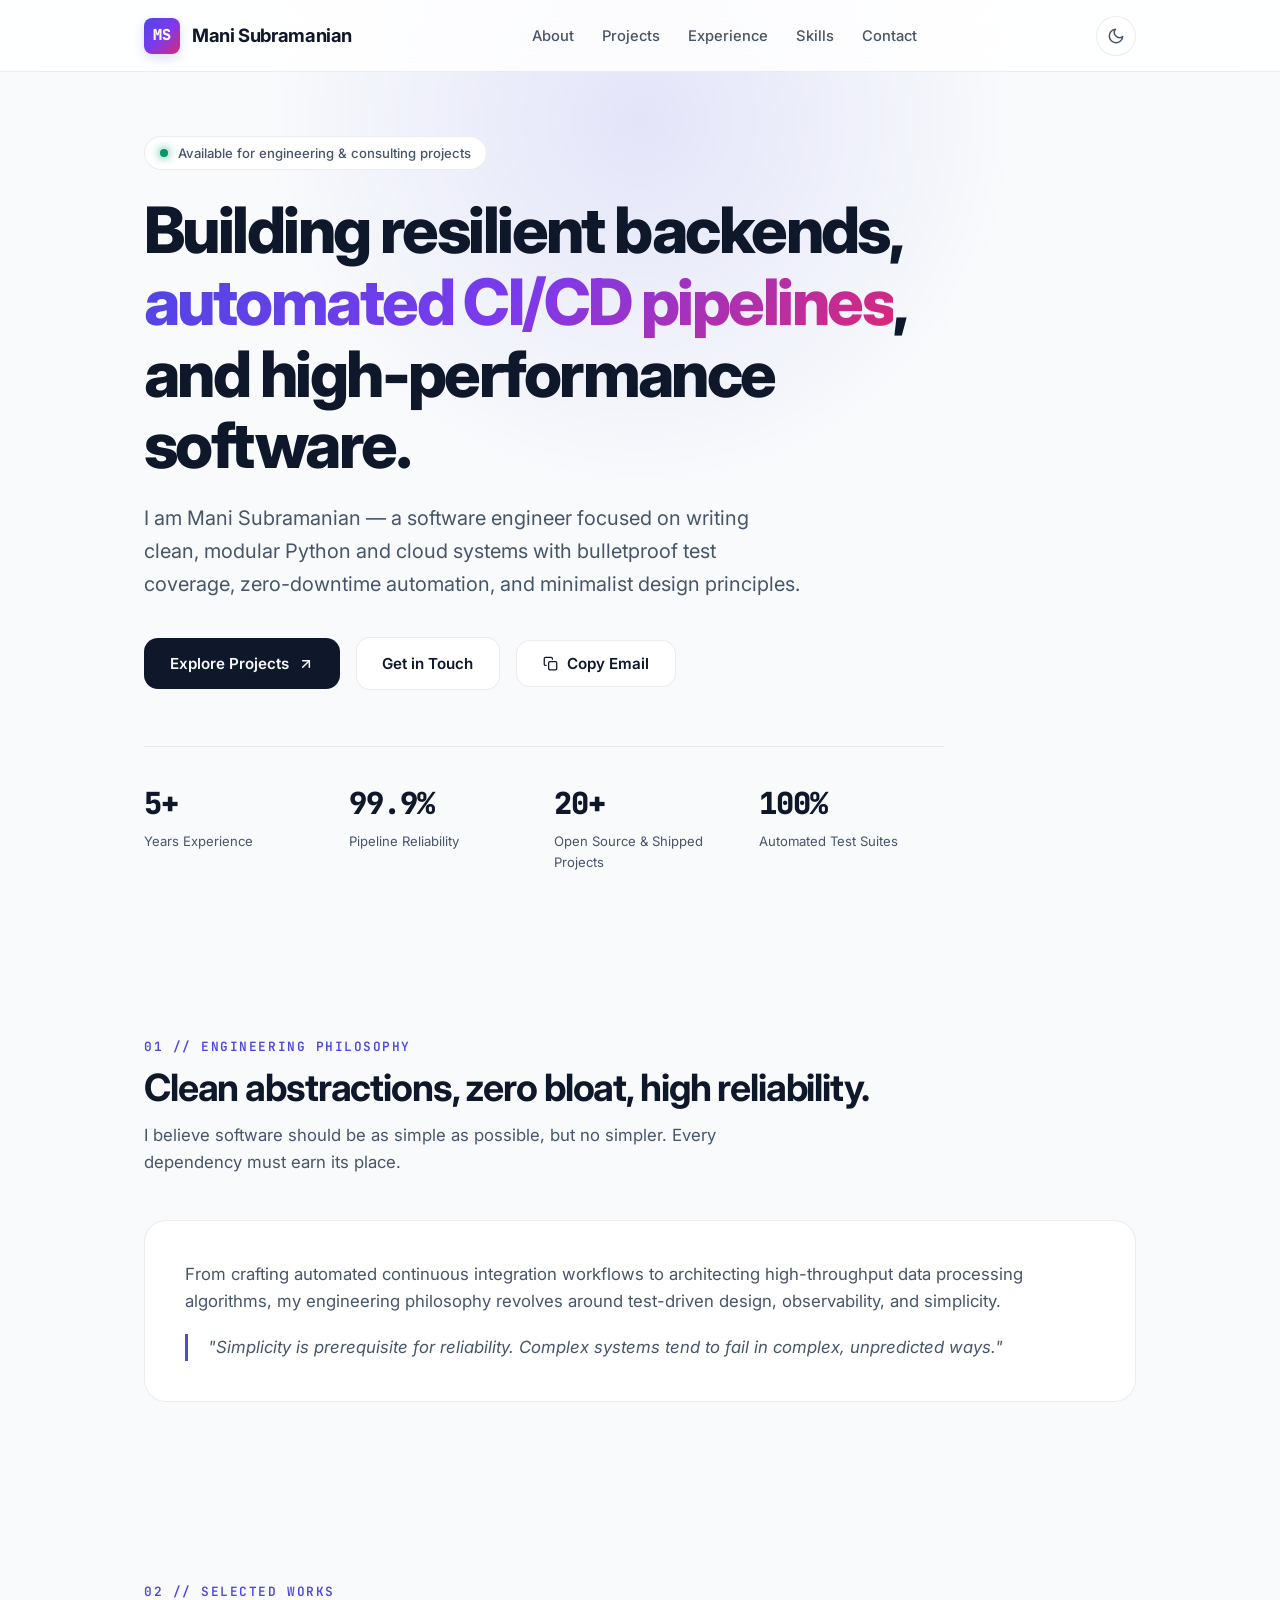
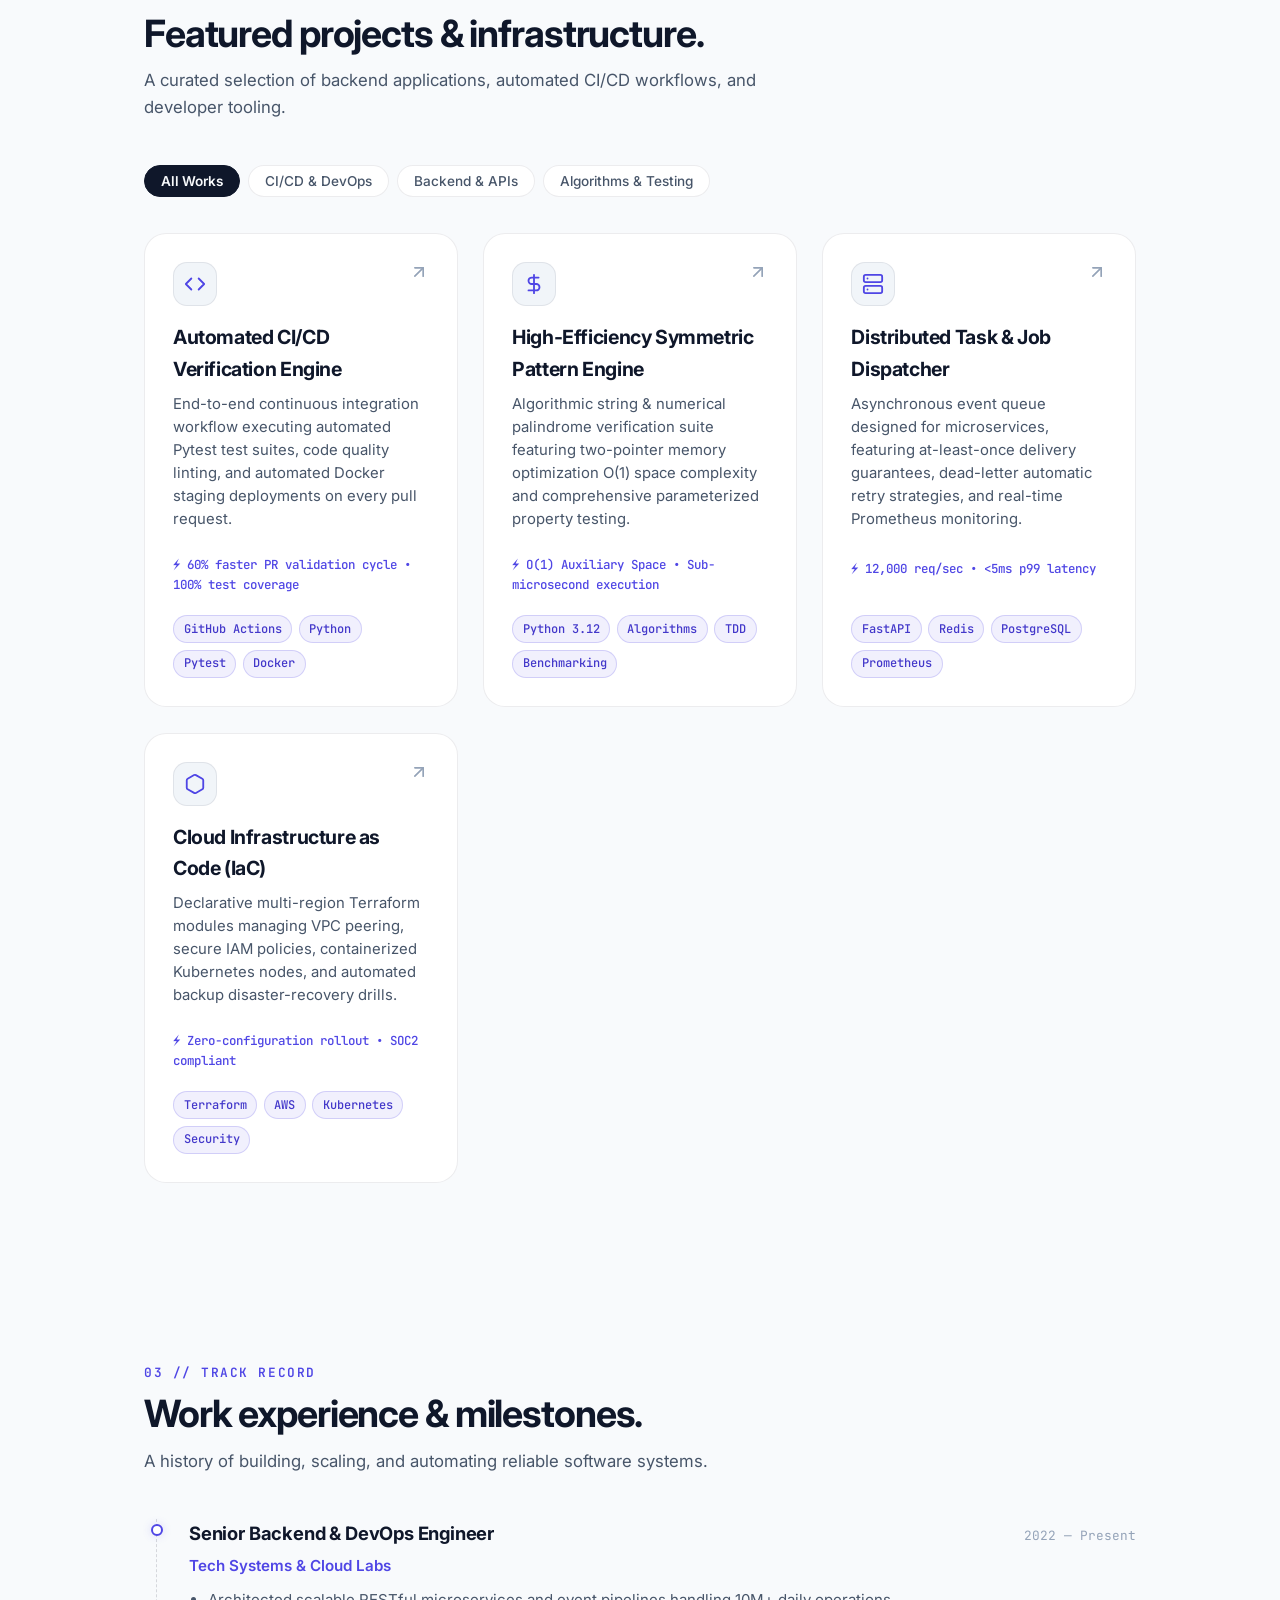
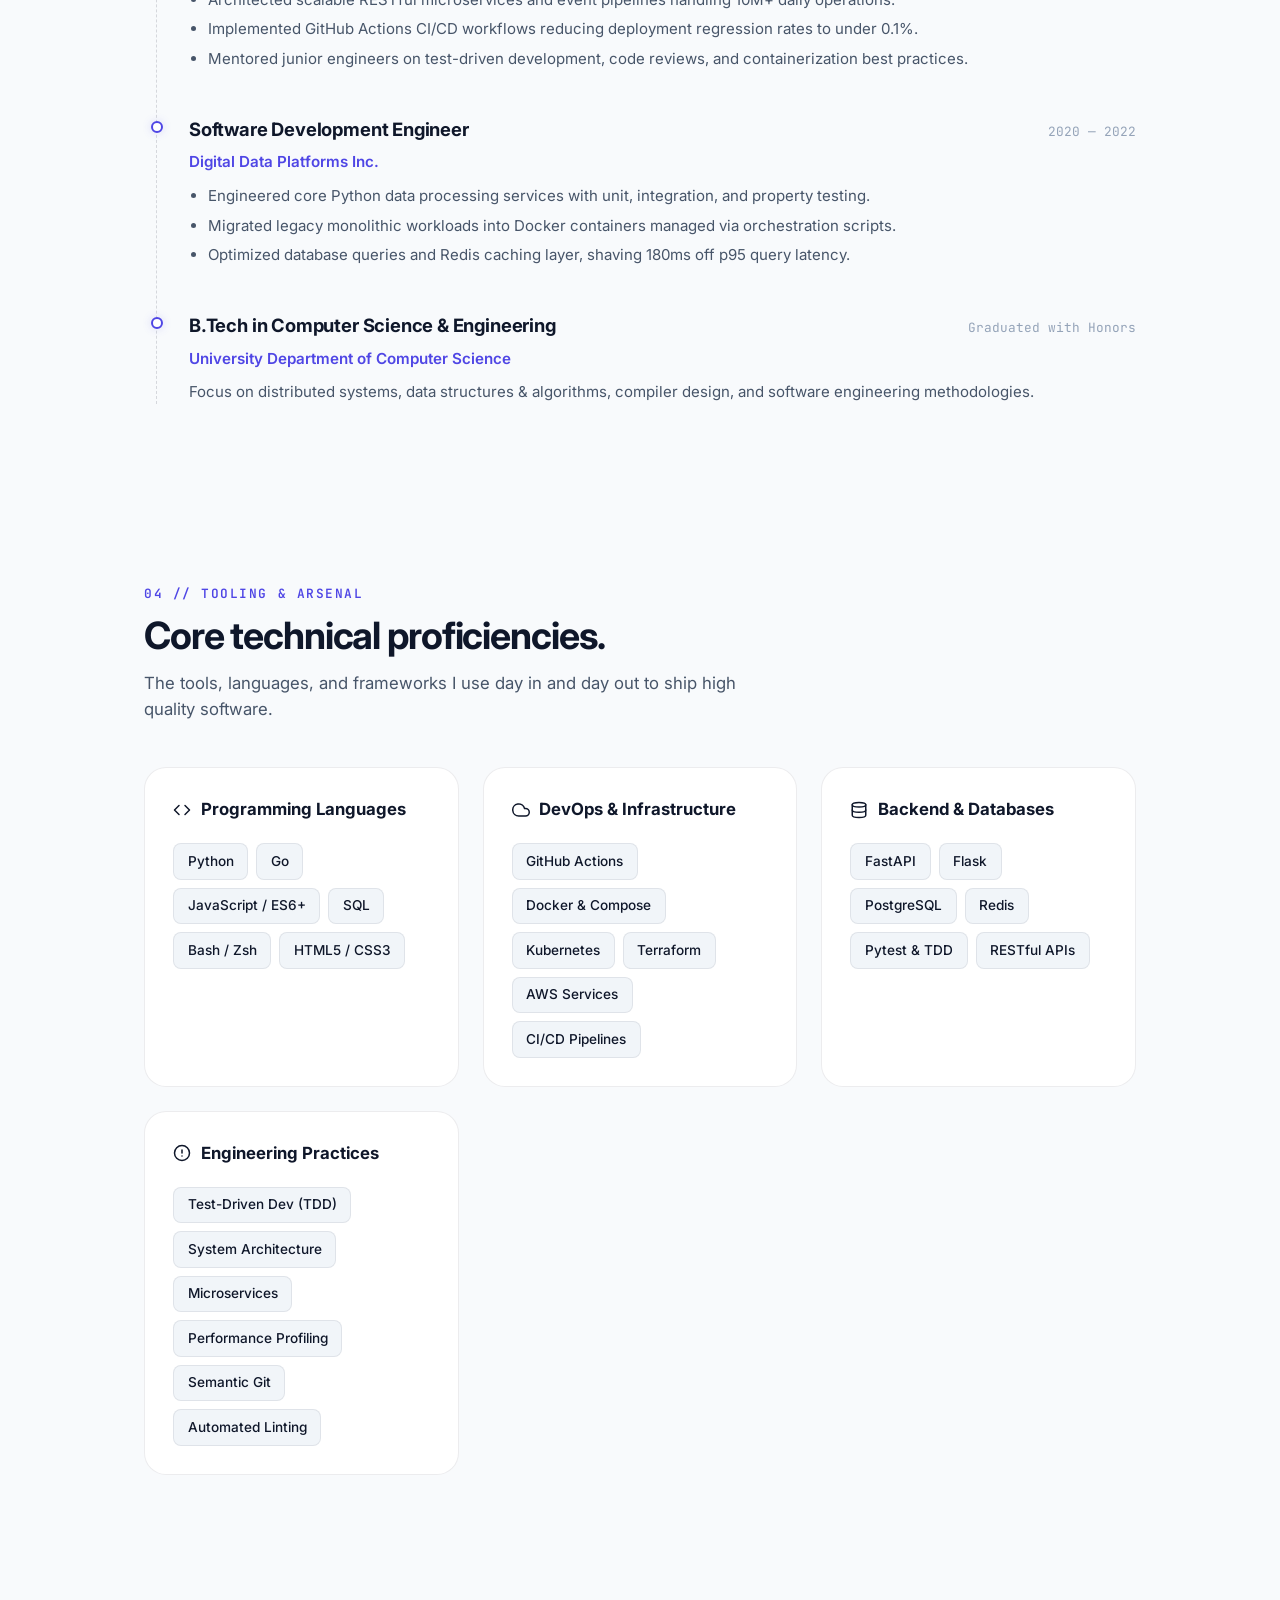
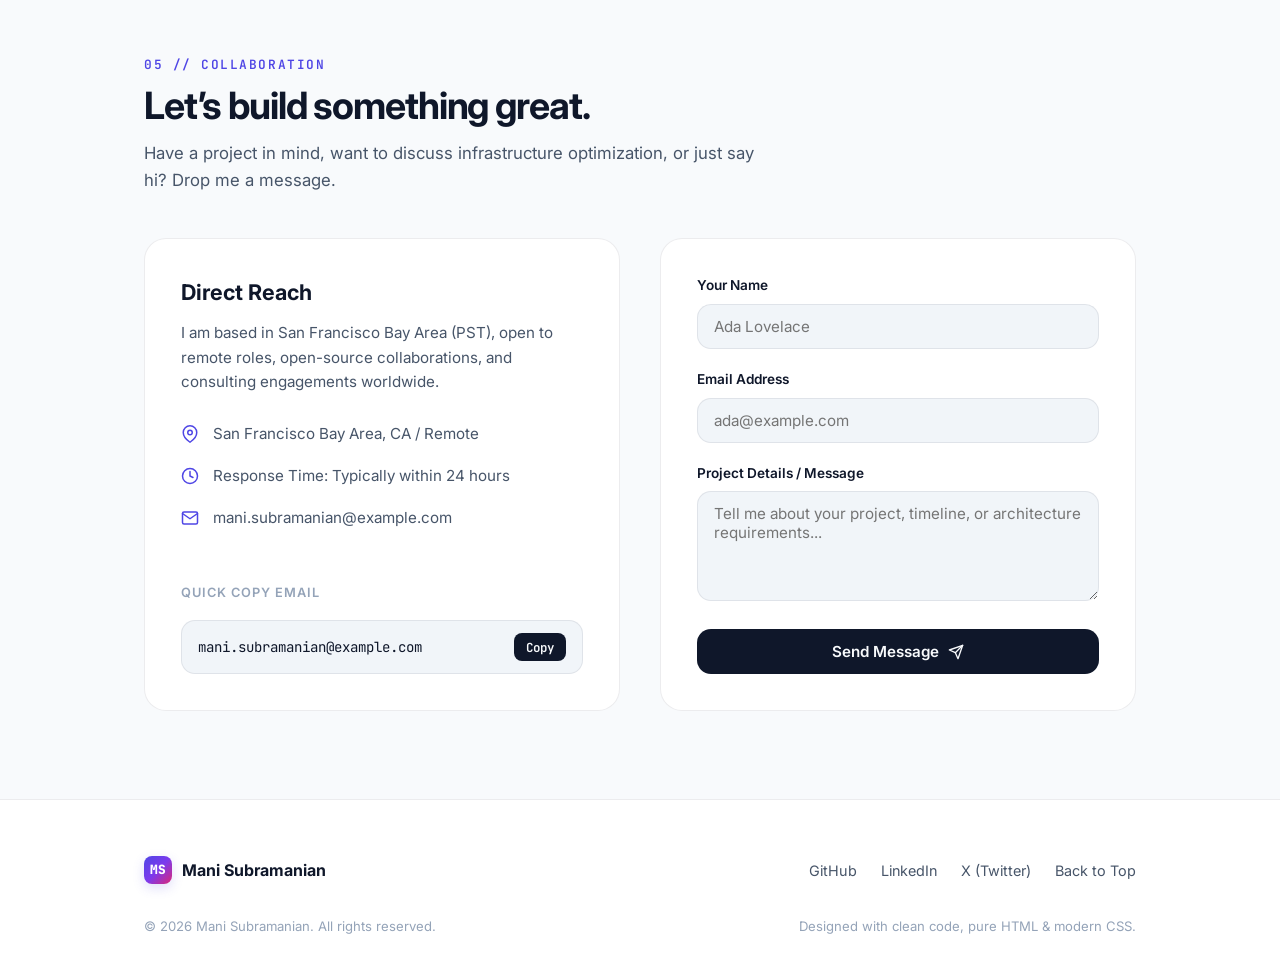
<file: Day3/index.html>
<!DOCTYPE html>
<html lang="en" data-theme="dark">
<head>
  <meta charset="UTF-8">
  <meta name="viewport" content="width=device-width, initial-scale=1.0">
  <title>Mani Subramanian — Software Engineer &amp; Systems Developer</title>
  <meta name="description" content="Minimal, high-performance portfolio of Mani Subramanian — Software Engineer specializing in backend architecture, CI/CD pipelines, and cloud systems.">
  <meta name="keywords" content="Software Engineer, Backend Developer, Python, DevOps, CI/CD, Portfolio, Minimalist">
  <meta name="author" content="Mani Subramanian">
  
  <!-- Open Graph Meta -->
  <meta property="og:type" content="website">
  <meta property="og:title" content="Mani Subramanian — Software Engineer">
  <meta property="og:description" content="Minimal, high-performance portfolio of Mani Subramanian — Software Engineer specializing in scalable backend systems and automated pipelines.">
  
  <!-- Inline SVG Favicon -->
  <link rel="icon" href="data:image/svg+xml,<svg xmlns=%22http://www.w3.org/2000/svg%22 viewBox=%220 0 100 100%22><rect width=%22100%22 height=%22100%22 rx=%2224%22 fill=%22%236366f1%22/><text y=%2268%22 x=%2250%22 font-family=%22system-ui,-apple-system,sans-serif%22 font-weight=%22800%22 font-size=%2252%22 fill=%22white%22 text-anchor=%22middle%22>MS</text></svg>">

  <!-- Google Fonts: Inter & JetBrains Mono -->
  <link rel="preconnect" href="https://fonts.googleapis.com">
  <link rel="preconnect" href="https://fonts.gstatic.com" crossorigin>
  <link href="https://fonts.googleapis.com/css2?family=Inter:wght@300;400;500;600;700;800&family=JetBrains+Mono:wght@400;500;600&display=swap" rel="stylesheet">

  <style>
    /* -------------------------------------------------------------
       CSS DESIGN TOKENS & VARIABLES
       ------------------------------------------------------------- */
    :root {
      --font-sans: 'Inter', -apple-system, BlinkMacSystemFont, 'Segoe UI', Roboto, sans-serif;
      --font-mono: 'JetBrains Mono', monospace;

      /* Dark Theme (Default) */
      --bg-base: #090d16;
      --bg-surface: #111726;
      --bg-surface-elevated: #182238;
      --bg-surface-glass: rgba(17, 23, 38, 0.78);
      --border-subtle: rgba(255, 255, 255, 0.08);
      --border-strong: rgba(255, 255, 255, 0.16);
      --text-main: #f8fafc;
      --text-muted: #94a3b8;
      --text-faint: #64748b;
      --accent-primary: #6366f1;
      --accent-primary-hover: #4f46e5;
      --accent-gradient: linear-gradient(135deg, #6366f1 0%, #8b5cf6 50%, #ec4899 100%);
      --accent-glow: rgba(99, 102, 241, 0.22);
      --status-online: #10b981;
      --card-shadow: 0 10px 30px -10px rgba(0, 0, 0, 0.5);
      --tag-bg: rgba(99, 102, 241, 0.12);
      --tag-border: rgba(99, 102, 241, 0.25);
      --tag-text: #a5b4fc;
      --nav-height: 72px;
      --max-width: 1040px;
      --radius-sm: 8px;
      --radius-md: 14px;
      --radius-lg: 22px;
      --radius-pill: 9999px;
      --transition-fast: 0.18s cubic-bezier(0.16, 1, 0.3, 1);
      --transition-normal: 0.28s cubic-bezier(0.16, 1, 0.3, 1);
    }

    [data-theme="light"] {
      --bg-base: #f8fafc;
      --bg-surface: #ffffff;
      --bg-surface-elevated: #f1f5f9;
      --bg-surface-glass: rgba(255, 255, 255, 0.85);
      --border-subtle: rgba(15, 23, 42, 0.08);
      --border-strong: rgba(15, 23, 42, 0.15);
      --text-main: #0f172a;
      --text-muted: #475569;
      --text-faint: #94a3b8;
      --accent-primary: #4f46e5;
      --accent-primary-hover: #4338ca;
      --accent-gradient: linear-gradient(135deg, #4f46e5 0%, #7c3aed 50%, #db2777 100%);
      --accent-glow: rgba(79, 70, 229, 0.18);
      --status-online: #059669;
      --card-shadow: 0 12px 30px -10px rgba(15, 23, 42, 0.08);
      --tag-bg: rgba(79, 70, 229, 0.08);
      --tag-border: rgba(79, 70, 229, 0.2);
      --tag-text: #4338ca;
    }

    /* -------------------------------------------------------------
       BASE & RESET
       ------------------------------------------------------------- */
    *, *::before, *::after {
      box-sizing: border-box;
      margin: 0;
      padding: 0;
    }

    html {
      font-family: var(--font-sans);
      scroll-behavior: smooth;
      background-color: var(--bg-base);
      color: var(--text-main);
      font-size: 16px;
      line-height: 1.6;
      -webkit-font-smoothing: antialiased;
      -moz-osx-font-smoothing: grayscale;
      text-rendering: optimizeLegibility;
      transition: background-color var(--transition-normal), color var(--transition-normal);
    }

    body {
      min-height: 100vh;
      overflow-x: hidden;
      position: relative;
    }

    /* Ambient Background Aura */
    .ambient-glow {
      position: fixed;
      top: 0;
      left: 50%;
      transform: translateX(-50%);
      width: 100vw;
      max-width: 1400px;
      height: 600px;
      background: radial-gradient(circle 500px at 50% 120px, var(--accent-glow), transparent 75%);
      pointer-events: none;
      z-index: 0;
      opacity: 0.65;
    }

    a {
      color: inherit;
      text-decoration: none;
      transition: color var(--transition-fast);
    }

    button {
      font-family: inherit;
      cursor: pointer;
      border: none;
      background: transparent;
      color: inherit;
    }

    input, textarea {
      font-family: inherit;
      font-size: 0.95rem;
    }

    ::selection {
      background: var(--accent-primary);
      color: #ffffff;
    }

    /* Custom Scrollbar */
    ::-webkit-scrollbar {
      width: 8px;
    }
    ::-webkit-scrollbar-track {
      background: var(--bg-base);
    }
    ::-webkit-scrollbar-thumb {
      background: var(--border-strong);
      border-radius: var(--radius-pill);
    }
    ::-webkit-scrollbar-thumb:hover {
      background: var(--text-faint);
    }

    /* -------------------------------------------------------------
       LAYOUT & UTILITIES
       ------------------------------------------------------------- */
    .container {
      width: 100%;
      max-width: var(--max-width);
      margin: 0 auto;
      padding: 0 1.5rem;
      position: relative;
      z-index: 1;
    }

    section {
      padding: 5.5rem 0;
    }

    .section-header {
      margin-bottom: 2.75rem;
    }

    .section-eyebrow {
      display: inline-flex;
      align-items: center;
      gap: 0.5rem;
      font-family: var(--font-mono);
      font-size: 0.8rem;
      font-weight: 600;
      text-transform: uppercase;
      letter-spacing: 0.12em;
      color: var(--accent-primary);
      margin-bottom: 0.5rem;
    }

    .section-title {
      font-size: clamp(1.85rem, 3.5vw, 2.35rem);
      font-weight: 700;
      letter-spacing: -0.03em;
      color: var(--text-main);
      line-height: 1.25;
    }

    .section-desc {
      margin-top: 0.6rem;
      color: var(--text-muted);
      font-size: 1.05rem;
      max-width: 620px;
    }

    /* -------------------------------------------------------------
       NAVIGATION BAR
       ------------------------------------------------------------- */
    .navbar {
      position: fixed;
      top: 0;
      left: 0;
      right: 0;
      height: var(--nav-height);
      z-index: 1000;
      backdrop-filter: blur(14px);
      -webkit-backdrop-filter: blur(14px);
      background-color: var(--bg-surface-glass);
      border-bottom: 1px solid var(--border-subtle);
      transition: background-color var(--transition-normal), border-color var(--transition-normal);
    }

    .nav-container {
      display: flex;
      align-items: center;
      justify-content: space-between;
      height: 100%;
      max-width: var(--max-width);
      margin: 0 auto;
      padding: 0 1.5rem;
    }

    .brand-logo {
      display: flex;
      align-items: center;
      gap: 0.75rem;
      font-weight: 700;
      font-size: 1.15rem;
      letter-spacing: -0.02em;
    }

    .brand-mark {
      width: 36px;
      height: 36px;
      border-radius: var(--radius-sm);
      background: var(--accent-gradient);
      color: #ffffff;
      display: flex;
      align-items: center;
      justify-content: center;
      font-family: var(--font-mono);
      font-weight: 800;
      font-size: 0.95rem;
      box-shadow: 0 4px 12px var(--accent-glow);
    }

    .nav-links {
      display: flex;
      align-items: center;
      gap: 1.75rem;
      list-style: none;
    }

    .nav-link {
      font-size: 0.92rem;
      font-weight: 500;
      color: var(--text-muted);
      position: relative;
      padding: 0.35rem 0;
      transition: color var(--transition-fast);
    }

    .nav-link:hover,
    .nav-link.active {
      color: var(--text-main);
    }

    .nav-link.active::after {
      content: '';
      position: absolute;
      bottom: 0;
      left: 0;
      right: 0;
      height: 2px;
      background: var(--accent-primary);
      border-radius: var(--radius-pill);
    }

    .nav-actions {
      display: flex;
      align-items: center;
      gap: 0.85rem;
    }

    .theme-toggle {
      width: 40px;
      height: 40px;
      border-radius: var(--radius-pill);
      border: 1px solid var(--border-subtle);
      background: var(--bg-surface);
      color: var(--text-muted);
      display: flex;
      align-items: center;
      justify-content: center;
      transition: all var(--transition-fast);
    }

    .theme-toggle:hover {
      color: var(--text-main);
      border-color: var(--border-strong);
      transform: rotate(15deg);
    }

    .mobile-menu-btn {
      display: none;
      width: 40px;
      height: 40px;
      border-radius: var(--radius-sm);
      border: 1px solid var(--border-subtle);
      background: var(--bg-surface);
      color: var(--text-main);
      align-items: center;
      justify-content: center;
    }

    /* -------------------------------------------------------------
       HERO SECTION
       ------------------------------------------------------------- */
    .hero {
      padding-top: calc(var(--nav-height) + 4rem);
      padding-bottom: 4.5rem;
    }

    .status-badge {
      display: inline-flex;
      align-items: center;
      gap: 0.6rem;
      padding: 0.35rem 0.95rem;
      background: var(--bg-surface);
      border: 1px solid var(--border-subtle);
      border-radius: var(--radius-pill);
      font-size: 0.82rem;
      font-weight: 500;
      color: var(--text-muted);
      margin-bottom: 1.5rem;
    }

    .status-dot {
      width: 8px;
      height: 8px;
      border-radius: 50%;
      background: var(--status-online);
      box-shadow: 0 0 10px var(--status-online);
      animation: pulse 2.2s infinite ease-in-out;
    }

    @keyframes pulse {
      0%, 100% { opacity: 1; transform: scale(1); }
      50% { opacity: 0.45; transform: scale(0.85); }
    }

    .hero-title {
      font-size: clamp(2.4rem, 5.5vw, 4rem);
      font-weight: 800;
      line-height: 1.12;
      letter-spacing: -0.04em;
      margin-bottom: 1.35rem;
      max-width: 860px;
    }

    .gradient-text {
      background: var(--accent-gradient);
      -webkit-background-clip: text;
      background-clip: text;
      -webkit-text-fill-color: transparent;
    }

    .hero-description {
      font-size: clamp(1.05rem, 2vw, 1.25rem);
      line-height: 1.65;
      color: var(--text-muted);
      max-width: 660px;
      margin-bottom: 2.25rem;
      font-weight: 400;
    }

    .hero-actions {
      display: flex;
      flex-wrap: wrap;
      align-items: center;
      gap: 1rem;
      margin-bottom: 3.5rem;
    }

    .btn {
      display: inline-flex;
      align-items: center;
      justify-content: center;
      gap: 0.6rem;
      padding: 0.82rem 1.6rem;
      font-size: 0.95rem;
      font-weight: 600;
      border-radius: var(--radius-md);
      transition: all var(--transition-fast);
      text-decoration: none;
    }

    .btn-primary {
      background: var(--text-main);
      color: var(--bg-base);
    }

    .btn-primary:hover {
      transform: translateY(-2px);
      box-shadow: 0 8px 20px -6px var(--text-main);
      opacity: 0.94;
    }

    .btn-secondary {
      background: var(--bg-surface);
      color: var(--text-main);
      border: 1px solid var(--border-subtle);
    }

    .btn-secondary:hover {
      background: var(--bg-surface-elevated);
      border-color: var(--border-strong);
      transform: translateY(-2px);
    }

    /* Stats Quick Row */
    .stats-grid {
      display: grid;
      grid-template-columns: repeat(auto-fit, minmax(140px, 1fr));
      gap: 1.25rem;
      padding-top: 2rem;
      border-top: 1px solid var(--border-subtle);
      max-width: 800px;
    }

    .stat-item {
      display: flex;
      flex-direction: column;
    }

    .stat-number {
      font-size: 1.9rem;
      font-weight: 800;
      letter-spacing: -0.03em;
      color: var(--text-main);
      font-family: var(--font-mono);
    }

    .stat-label {
      font-size: 0.82rem;
      color: var(--text-muted);
      margin-top: 0.2rem;
    }

    /* -------------------------------------------------------------
       PROJECTS SECTION
       ------------------------------------------------------------- */
    .filter-bar {
      display: flex;
      flex-wrap: wrap;
      gap: 0.5rem;
      margin-bottom: 2.25rem;
    }

    .filter-btn {
      padding: 0.45rem 1rem;
      border-radius: var(--radius-pill);
      border: 1px solid var(--border-subtle);
      background: var(--bg-surface);
      color: var(--text-muted);
      font-size: 0.85rem;
      font-weight: 500;
      transition: all var(--transition-fast);
    }

    .filter-btn:hover {
      color: var(--text-main);
      border-color: var(--border-strong);
    }

    .filter-btn.active {
      background: var(--text-main);
      color: var(--bg-base);
      border-color: var(--text-main);
      font-weight: 600;
    }

    .projects-grid {
      display: grid;
      grid-template-columns: repeat(auto-fill, minmax(310px, 1fr));
      gap: 1.6rem;
    }

    .project-card {
      background: var(--bg-surface);
      border: 1px solid var(--border-subtle);
      border-radius: var(--radius-lg);
      padding: 1.75rem;
      display: flex;
      flex-direction: column;
      justify-content: space-between;
      transition: all var(--transition-normal);
      position: relative;
      overflow: hidden;
    }

    .project-card::before {
      content: '';
      position: absolute;
      top: 0;
      left: 0;
      right: 0;
      height: 3px;
      background: var(--accent-gradient);
      opacity: 0;
      transition: opacity var(--transition-fast);
    }

    .project-card:hover {
      transform: translateY(-4px);
      border-color: var(--border-strong);
      box-shadow: var(--card-shadow);
    }

    .project-card:hover::before {
      opacity: 1;
    }

    .project-header {
      display: flex;
      align-items: flex-start;
      justify-content: space-between;
      gap: 1rem;
      margin-bottom: 1rem;
    }

    .project-icon {
      width: 44px;
      height: 44px;
      border-radius: var(--radius-md);
      background: var(--bg-surface-elevated);
      border: 1px solid var(--border-subtle);
      display: flex;
      align-items: center;
      justify-content: center;
      color: var(--accent-primary);
    }

    .project-link-icon {
      color: var(--text-faint);
      transition: color var(--transition-fast), transform var(--transition-fast);
    }

    .project-card:hover .project-link-icon {
      color: var(--text-main);
      transform: translate(2px, -2px);
    }

    .project-title {
      font-size: 1.22rem;
      font-weight: 700;
      letter-spacing: -0.02em;
      margin-bottom: 0.5rem;
      color: var(--text-main);
    }

    .project-description {
      font-size: 0.93rem;
      color: var(--text-muted);
      line-height: 1.55;
      margin-bottom: 1.5rem;
    }

    .project-metrics {
      display: inline-block;
      font-family: var(--font-mono);
      font-size: 0.78rem;
      color: var(--accent-primary);
      margin-bottom: 1.25rem;
      font-weight: 500;
    }

    .project-tags {
      display: flex;
      flex-wrap: wrap;
      gap: 0.4rem;
      margin-top: auto;
    }

    .tag {
      font-family: var(--font-mono);
      font-size: 0.75rem;
      font-weight: 500;
      padding: 0.22rem 0.6rem;
      border-radius: var(--radius-pill);
      background: var(--tag-bg);
      border: 1px solid var(--tag-border);
      color: var(--tag-text);
    }

    /* -------------------------------------------------------------
       EXPERIENCE & EDUCATION TIMELINE
       ------------------------------------------------------------- */
    .timeline {
      position: relative;
      margin-left: 0.75rem;
      padding-left: 2rem;
      border-left: 1px dashed var(--border-strong);
    }

    .timeline-item {
      position: relative;
      margin-bottom: 2.75rem;
    }

    .timeline-item:last-child {
      margin-bottom: 0;
    }

    .timeline-dot {
      position: absolute;
      left: calc(-2rem - 6.5px);
      top: 0.35rem;
      width: 12px;
      height: 12px;
      border-radius: 50%;
      background: var(--bg-surface);
      border: 2px solid var(--accent-primary);
      box-shadow: 0 0 10px var(--accent-glow);
    }

    .timeline-header {
      display: flex;
      flex-wrap: wrap;
      align-items: baseline;
      justify-content: space-between;
      gap: 0.5rem;
      margin-bottom: 0.35rem;
    }

    .timeline-role {
      font-size: 1.15rem;
      font-weight: 700;
      letter-spacing: -0.01em;
      color: var(--text-main);
    }

    .timeline-meta {
      font-family: var(--font-mono);
      font-size: 0.8rem;
      color: var(--text-faint);
    }

    .timeline-company {
      font-size: 0.95rem;
      color: var(--accent-primary);
      font-weight: 600;
      margin-bottom: 0.6rem;
    }

    .timeline-desc {
      font-size: 0.94rem;
      color: var(--text-muted);
      line-height: 1.6;
    }

    .timeline-desc ul {
      margin-top: 0.5rem;
      padding-left: 1.2rem;
    }

    .timeline-desc li {
      margin-bottom: 0.35rem;
    }

    /* -------------------------------------------------------------
       SKILLS SECTION
       ------------------------------------------------------------- */
    .skills-wrapper {
      display: grid;
      grid-template-columns: repeat(auto-fit, minmax(280px, 1fr));
      gap: 1.5rem;
    }

    .skill-category {
      background: var(--bg-surface);
      border: 1px solid var(--border-subtle);
      border-radius: var(--radius-lg);
      padding: 1.75rem;
    }

    .skill-cat-title {
      display: flex;
      align-items: center;
      gap: 0.6rem;
      font-size: 1.05rem;
      font-weight: 700;
      margin-bottom: 1.25rem;
      color: var(--text-main);
    }

    .skill-pills {
      display: flex;
      flex-wrap: wrap;
      gap: 0.5rem;
    }

    .skill-pill {
      font-size: 0.85rem;
      font-weight: 500;
      padding: 0.4rem 0.85rem;
      background: var(--bg-surface-elevated);
      border: 1px solid var(--border-subtle);
      border-radius: var(--radius-sm);
      color: var(--text-main);
      display: inline-flex;
      align-items: center;
      gap: 0.4rem;
      transition: all var(--transition-fast);
    }

    .skill-pill:hover {
      border-color: var(--accent-primary);
      transform: translateY(-2px);
    }

    /* -------------------------------------------------------------
       ABOUT / PHILOSOPHY CARD
       ------------------------------------------------------------- */
    .about-card {
      background: var(--bg-surface);
      border: 1px solid var(--border-subtle);
      border-radius: var(--radius-lg);
      padding: 2.5rem;
      display: grid;
      grid-template-columns: 1fr;
      gap: 2rem;
      position: relative;
    }

    .quote-box {
      border-left: 3px solid var(--accent-primary);
      padding-left: 1.25rem;
      font-style: italic;
      color: var(--text-muted);
      font-size: 1.05rem;
    }

    /* -------------------------------------------------------------
       CONTACT SECTION
       ------------------------------------------------------------- */
    .contact-grid {
      display: grid;
      grid-template-columns: 1fr 1fr;
      gap: 2.5rem;
    }

    .contact-card {
      background: var(--bg-surface);
      border: 1px solid var(--border-subtle);
      border-radius: var(--radius-lg);
      padding: 2.25rem;
      display: flex;
      flex-direction: column;
      justify-content: space-between;
    }

    .contact-info-list {
      list-style: none;
      margin: 1.75rem 0;
      display: flex;
      flex-direction: column;
      gap: 1.1rem;
    }

    .contact-info-item {
      display: flex;
      align-items: center;
      gap: 0.85rem;
      color: var(--text-muted);
      font-size: 0.95rem;
    }

    .contact-info-item svg {
      color: var(--accent-primary);
      flex-shrink: 0;
    }

    .copy-email-box {
      display: flex;
      align-items: center;
      justify-content: space-between;
      padding: 0.75rem 1rem;
      background: var(--bg-surface-elevated);
      border: 1px solid var(--border-subtle);
      border-radius: var(--radius-md);
      font-family: var(--font-mono);
      font-size: 0.88rem;
      color: var(--text-main);
      margin-top: 1rem;
    }

    .copy-btn {
      padding: 0.35rem 0.75rem;
      border-radius: var(--radius-sm);
      background: var(--text-main);
      color: var(--bg-base);
      font-size: 0.78rem;
      font-weight: 600;
      transition: opacity var(--transition-fast);
    }

    .copy-btn:hover {
      opacity: 0.85;
    }

    /* Contact Form */
    .contact-form {
      background: var(--bg-surface);
      border: 1px solid var(--border-subtle);
      border-radius: var(--radius-lg);
      padding: 2.25rem;
    }

    .form-group {
      margin-bottom: 1.25rem;
    }

    .form-label {
      display: block;
      font-size: 0.85rem;
      font-weight: 600;
      color: var(--text-main);
      margin-bottom: 0.45rem;
    }

    .form-input,
    .form-textarea {
      width: 100%;
      padding: 0.75rem 1rem;
      border-radius: var(--radius-md);
      background: var(--bg-surface-elevated);
      border: 1px solid var(--border-subtle);
      color: var(--text-main);
      transition: border-color var(--transition-fast), box-shadow var(--transition-fast);
      outline: none;
    }

    .form-input:focus,
    .form-textarea:focus {
      border-color: var(--accent-primary);
      box-shadow: 0 0 0 3px var(--accent-glow);
    }

    .form-textarea {
      resize: vertical;
      min-height: 110px;
    }

    .form-status {
      margin-top: 1rem;
      font-size: 0.9rem;
      padding: 0.75rem;
      border-radius: var(--radius-md);
      display: none;
    }

    .form-status.success {
      display: block;
      background: rgba(16, 185, 129, 0.15);
      border: 1px solid rgba(16, 185, 129, 0.3);
      color: #34d399;
    }

    /* -------------------------------------------------------------
       FOOTER
       ------------------------------------------------------------- */
    .footer {
      padding: 3.5rem 0 2.5rem;
      border-top: 1px solid var(--border-subtle);
      background: var(--bg-surface);
    }

    .footer-content {
      display: flex;
      flex-wrap: wrap;
      align-items: center;
      justify-content: space-between;
      gap: 1.5rem;
    }

    .footer-brand {
      display: flex;
      align-items: center;
      gap: 0.6rem;
      font-weight: 700;
    }

    .footer-links {
      display: flex;
      align-items: center;
      gap: 1.5rem;
      list-style: none;
    }

    .footer-link {
      color: var(--text-muted);
      font-size: 0.9rem;
      transition: color var(--transition-fast);
    }

    .footer-link:hover {
      color: var(--text-main);
    }

    .footer-bottom {
      margin-top: 2rem;
      display: flex;
      flex-wrap: wrap;
      align-items: center;
      justify-content: space-between;
      font-size: 0.82rem;
      color: var(--text-faint);
    }

    /* -------------------------------------------------------------
       TOAST NOTIFICATION
       ------------------------------------------------------------- */
    .toast {
      position: fixed;
      bottom: 2rem;
      right: 2rem;
      padding: 0.75rem 1.25rem;
      background: var(--text-main);
      color: var(--bg-base);
      font-weight: 600;
      font-size: 0.88rem;
      border-radius: var(--radius-pill);
      box-shadow: 0 10px 25px rgba(0, 0, 0, 0.3);
      opacity: 0;
      transform: translateY(15px);
      pointer-events: none;
      transition: all 0.25s cubic-bezier(0.16, 1, 0.3, 1);
      z-index: 9999;
      display: flex;
      align-items: center;
      gap: 0.5rem;
    }

    .toast.show {
      opacity: 1;
      transform: translateY(0);
    }

    /* -------------------------------------------------------------
       BACK TO TOP BUTTON
       ------------------------------------------------------------- */
    .back-to-top {
      position: fixed;
      bottom: 2rem;
      left: 2rem;
      width: 44px;
      height: 44px;
      border-radius: var(--radius-pill);
      background: var(--bg-surface);
      border: 1px solid var(--border-subtle);
      color: var(--text-main);
      display: flex;
      align-items: center;
      justify-content: center;
      box-shadow: var(--card-shadow);
      opacity: 0;
      visibility: hidden;
      transform: translateY(10px);
      transition: all var(--transition-fast);
      z-index: 999;
    }

    .back-to-top.show {
      opacity: 1;
      visibility: visible;
      transform: translateY(0);
    }

    .back-to-top:hover {
      border-color: var(--accent-primary);
      transform: translateY(-2px);
    }

    /* -------------------------------------------------------------
       RESPONSIVE BREAKPOINTS
       ------------------------------------------------------------- */
    @media (max-width: 860px) {
      .contact-grid {
        grid-template-columns: 1fr;
      }
      
      .nav-links {
        display: none;
      }

      .mobile-menu-btn {
        display: flex;
      }

      .mobile-nav-active .nav-links {
        display: flex;
        flex-direction: column;
        position: absolute;
        top: var(--nav-height);
        left: 0;
        right: 0;
        background: var(--bg-surface);
        border-bottom: 1px solid var(--border-subtle);
        padding: 1.5rem;
        gap: 1.25rem;
      }

      .hero-title {
        font-size: 2.4rem;
      }
    }

    @media (prefers-reduced-motion: reduce) {
      * {
        animation: none !important;
        transition: none !important;
      }
    }
  </style>
</head>
<body>

  <!-- Ambient Light / Subtle Background Aura -->
  <div class="ambient-glow" aria-hidden="true"></div>

  <!-- NAVIGATION -->
  <header class="navbar" id="navbar">
    <div class="nav-container">
      <a href="#hero" class="brand-logo" aria-label="Home">
        <span class="brand-mark">MS</span>
        <span>Mani Subramanian</span>
      </a>

      <nav aria-label="Main Navigation">
        <ul class="nav-links" id="navLinks">
          <li><a href="#about" class="nav-link">About</a></li>
          <li><a href="#projects" class="nav-link">Projects</a></li>
          <li><a href="#experience" class="nav-link">Experience</a></li>
          <li><a href="#skills" class="nav-link">Skills</a></li>
          <li><a href="#contact" class="nav-link">Contact</a></li>
        </ul>
      </nav>

      <div class="nav-actions">
        <!-- Theme Toggle Button -->
        <button id="themeToggle" class="theme-toggle" aria-label="Toggle theme">
          <!-- Sun Icon (for dark mode) -->
          <svg id="sunIcon" width="18" height="18" viewBox="0 0 24 24" fill="none" stroke="currentColor" stroke-width="2" stroke-linecap="round" stroke-linejoin="round">
            <circle cx="12" cy="12" r="5"></circle>
            <line x1="12" y1="1" x2="12" y2="3"></line>
            <line x1="12" y1="21" x2="12" y2="23"></line>
            <line x1="4.22" y1="4.22" x2="5.64" y2="5.64"></line>
            <line x1="18.36" y1="18.36" x2="19.78" y2="19.78"></line>
            <line x1="1" y1="12" x2="3" y2="12"></line>
            <line x1="21" y1="12" x2="23" y2="12"></line>
            <line x1="4.22" y1="19.78" x2="5.64" y2="18.36"></line>
            <line x1="18.36" y1="5.64" x2="19.78" y2="4.22"></line>
          </svg>
          <!-- Moon Icon (for light mode) -->
          <svg id="moonIcon" width="18" height="18" viewBox="0 0 24 24" fill="none" stroke="currentColor" stroke-width="2" stroke-linecap="round" stroke-linejoin="round" style="display:none;">
            <path d="M21 12.79A9 9 0 1 1 11.21 3 7 7 0 0 0 21 12.79z"></path>
          </svg>
        </button>

        <!-- Mobile Menu Toggle Button -->
        <button id="mobileMenuBtn" class="mobile-menu-btn" aria-label="Toggle navigation menu">
          <svg width="20" height="20" viewBox="0 0 24 24" fill="none" stroke="currentColor" stroke-width="2" stroke-linecap="round" stroke-linejoin="round">
            <line x1="3" y1="12" x2="21" y2="12"></line>
            <line x1="3" y1="6" x2="21" y2="6"></line>
            <line x1="3" y1="18" x2="21" y2="18"></line>
          </svg>
        </button>
      </div>
    </div>
  </header>

  <!-- MAIN CONTENT -->
  <main>
    <!-- HERO SECTION -->
    <section class="hero" id="hero">
      <div class="container">
        <!-- Live Status Pill -->
        <div class="status-badge">
          <span class="status-dot"></span>
          <span>Available for engineering &amp; consulting projects</span>
        </div>

        <!-- Hero Headline -->
        <h1 class="hero-title">
          Building resilient backends, <span class="gradient-text">automated CI/CD pipelines</span>, and high-performance software.
        </h1>

        <!-- Subtitle -->
        <p class="hero-description">
          I am Mani Subramanian — a software engineer focused on writing clean, modular Python and cloud systems with bulletproof test coverage, zero-downtime automation, and minimalist design principles.
        </p>

        <!-- Call to Actions -->
        <div class="hero-actions">
          <a href="#projects" class="btn btn-primary" id="viewProjectsBtn">
            <span>Explore Projects</span>
            <svg width="16" height="16" viewBox="0 0 24 24" fill="none" stroke="currentColor" stroke-width="2.2" stroke-linecap="round" stroke-linejoin="round">
              <line x1="7" y1="17" x2="17" y2="7"></line>
              <polyline points="7 7 17 7 17 17"></polyline>
            </svg>
          </a>
          <a href="#contact" class="btn btn-secondary" id="contactCtaBtn">
            <span>Get in Touch</span>
          </a>
          <button class="btn btn-secondary" id="heroCopyEmailBtn" title="Copy Email">
            <svg width="15" height="15" viewBox="0 0 24 24" fill="none" stroke="currentColor" stroke-width="2" stroke-linecap="round" stroke-linejoin="round">
              <rect x="9" y="9" width="13" height="13" rx="2" ry="2"></rect>
              <path d="M5 15H4a2 2 0 0 1-2-2V4a2 2 0 0 1 2-2h9a2 2 0 0 1 2 2v1"></path>
            </svg>
            <span>Copy Email</span>
          </button>
        </div>

        <!-- Quick Metrics -->
        <div class="stats-grid">
          <div class="stat-item">
            <span class="stat-number">5+</span>
            <span class="stat-label">Years Experience</span>
          </div>
          <div class="stat-item">
            <span class="stat-number">99.9%</span>
            <span class="stat-label">Pipeline Reliability</span>
          </div>
          <div class="stat-item">
            <span class="stat-number">20+</span>
            <span class="stat-label">Open Source &amp; Shipped Projects</span>
          </div>
          <div class="stat-item">
            <span class="stat-number">100%</span>
            <span class="stat-label">Automated Test Suites</span>
          </div>
        </div>
      </div>
    </section>

    <!-- ABOUT SECTION -->
    <section id="about">
      <div class="container">
        <div class="section-header">
          <div class="section-eyebrow">01 // Engineering Philosophy</div>
          <h2 class="section-title">Clean abstractions, zero bloat, high reliability.</h2>
          <p class="section-desc">
            I believe software should be as simple as possible, but no simpler. Every dependency must earn its place.
          </p>
        </div>

        <div class="about-card">
          <div class="about-card-body">
            <p style="margin-bottom: 1.25rem; font-size: 1.05rem; color: var(--text-muted);">
              From crafting automated continuous integration workflows to architecting high-throughput data processing algorithms, my engineering philosophy revolves around test-driven design, observability, and simplicity.
            </p>
            <div class="quote-box">
              "Simplicity is prerequisite for reliability. Complex systems tend to fail in complex, unpredicted ways."
            </div>
          </div>
        </div>
      </div>
    </section>

    <!-- PROJECTS SECTION -->
    <section id="projects">
      <div class="container">
        <div class="section-header">
          <div class="section-eyebrow">02 // Selected Works</div>
          <h2 class="section-title">Featured projects &amp; infrastructure.</h2>
          <p class="section-desc">
            A curated selection of backend applications, automated CI/CD workflows, and developer tooling.
          </p>
        </div>

        <!-- Project Category Filter Pills -->
        <div class="filter-bar" role="tablist" aria-label="Project categories">
          <button class="filter-btn active" data-filter="all" role="tab" aria-selected="true">All Works</button>
          <button class="filter-btn" data-filter="cicd" role="tab" aria-selected="false">CI/CD &amp; DevOps</button>
          <button class="filter-btn" data-filter="backend" role="tab" aria-selected="false">Backend &amp; APIs</button>
          <button class="filter-btn" data-filter="algorithms" role="tab" aria-selected="false">Algorithms &amp; Testing</button>
        </div>

        <!-- Projects Grid -->
        <div class="projects-grid" id="projectsGrid">

          <!-- Project 1 -->
          <article class="project-card" data-category="cicd">
            <div>
              <div class="project-header">
                <div class="project-icon">
                  <svg width="22" height="22" viewBox="0 0 24 24" fill="none" stroke="currentColor" stroke-width="2" stroke-linecap="round" stroke-linejoin="round">
                    <polyline points="16 18 22 12 16 6"></polyline>
                    <polyline points="8 6 2 12 8 18"></polyline>
                  </svg>
                </div>
                <a href="https://github.com" target="_blank" rel="noopener noreferrer" class="project-link-icon" aria-label="Visit project repository">
                  <svg width="20" height="20" viewBox="0 0 24 24" fill="none" stroke="currentColor" stroke-width="2" stroke-linecap="round" stroke-linejoin="round">
                    <line x1="7" y1="17" x2="17" y2="7"></line>
                    <polyline points="7 7 17 7 17 17"></polyline>
                  </svg>
                </a>
              </div>
              <h3 class="project-title">Automated CI/CD Verification Engine</h3>
              <p class="project-description">
                End-to-end continuous integration workflow executing automated Pytest test suites, code quality linting, and automated Docker staging deployments on every pull request.
              </p>
              <div class="project-metrics">
                ⚡ 60% faster PR validation cycle &bull; 100% test coverage
              </div>
            </div>
            <div class="project-tags">
              <span class="tag">GitHub Actions</span>
              <span class="tag">Python</span>
              <span class="tag">Pytest</span>
              <span class="tag">Docker</span>
            </div>
          </article>

          <!-- Project 2 -->
          <article class="project-card" data-category="algorithms">
            <div>
              <div class="project-header">
                <div class="project-icon">
                  <svg width="22" height="22" viewBox="0 0 24 24" fill="none" stroke="currentColor" stroke-width="2" stroke-linecap="round" stroke-linejoin="round">
                    <path d="M12 2v20M17 5H9.5a3.5 3.5 0 0 0 0 7h5a3.5 3.5 0 0 1 0 7H6"></path>
                  </svg>
                </div>
                <a href="https://github.com" target="_blank" rel="noopener noreferrer" class="project-link-icon" aria-label="Visit project repository">
                  <svg width="20" height="20" viewBox="0 0 24 24" fill="none" stroke="currentColor" stroke-width="2" stroke-linecap="round" stroke-linejoin="round">
                    <line x1="7" y1="17" x2="17" y2="7"></line>
                    <polyline points="7 7 17 7 17 17"></polyline>
                  </svg>
                </a>
              </div>
              <h3 class="project-title">High-Efficiency Symmetric Pattern Engine</h3>
              <p class="project-description">
                Algorithmic string &amp; numerical palindrome verification suite featuring two-pointer memory optimization O(1) space complexity and comprehensive parameterized property testing.
              </p>
              <div class="project-metrics">
                ⚡ O(1) Auxiliary Space &bull; Sub-microsecond execution
              </div>
            </div>
            <div class="project-tags">
              <span class="tag">Python 3.12</span>
              <span class="tag">Algorithms</span>
              <span class="tag">TDD</span>
              <span class="tag">Benchmarking</span>
            </div>
          </article>

          <!-- Project 3 -->
          <article class="project-card" data-category="backend">
            <div>
              <div class="project-header">
                <div class="project-icon">
                  <svg width="22" height="22" viewBox="0 0 24 24" fill="none" stroke="currentColor" stroke-width="2" stroke-linecap="round" stroke-linejoin="round">
                    <rect x="2" y="2" width="20" height="8" rx="2" ry="2"></rect>
                    <rect x="2" y="14" width="20" height="8" rx="2" ry="2"></rect>
                    <line x1="6" y1="6" x2="6.01" y2="6"></line>
                    <line x1="6" y1="18" x2="6.01" y2="18"></line>
                  </svg>
                </div>
                <a href="https://github.com" target="_blank" rel="noopener noreferrer" class="project-link-icon" aria-label="Visit project repository">
                  <svg width="20" height="20" viewBox="0 0 24 24" fill="none" stroke="currentColor" stroke-width="2" stroke-linecap="round" stroke-linejoin="round">
                    <line x1="7" y1="17" x2="17" y2="7"></line>
                    <polyline points="7 7 17 7 17 17"></polyline>
                  </svg>
                </a>
              </div>
              <h3 class="project-title">Distributed Task &amp; Job Dispatcher</h3>
              <p class="project-description">
                Asynchronous event queue designed for microservices, featuring at-least-once delivery guarantees, dead-letter automatic retry strategies, and real-time Prometheus monitoring.
              </p>
              <div class="project-metrics">
                ⚡ 12,000 req/sec &bull; &lt;5ms p99 latency
              </div>
            </div>
            <div class="project-tags">
              <span class="tag">FastAPI</span>
              <span class="tag">Redis</span>
              <span class="tag">PostgreSQL</span>
              <span class="tag">Prometheus</span>
            </div>
          </article>

          <!-- Project 4 -->
          <article class="project-card" data-category="backend">
            <div>
              <div class="project-header">
                <div class="project-icon">
                  <svg width="22" height="22" viewBox="0 0 24 24" fill="none" stroke="currentColor" stroke-width="2" stroke-linecap="round" stroke-linejoin="round">
                    <path d="M21 16V8a2 2 0 0 0-1-1.73l-7-4a2 2 0 0 0-2 0l-7 4A2 2 0 0 0 3 8v8a2 2 0 0 0 1 1.73l7 4a2 2 0 0 0 2 0l7-4A2 2 0 0 0 21 16z"></path>
                  </svg>
                </div>
                <a href="https://github.com" target="_blank" rel="noopener noreferrer" class="project-link-icon" aria-label="Visit project repository">
                  <svg width="20" height="20" viewBox="0 0 24 24" fill="none" stroke="currentColor" stroke-width="2" stroke-linecap="round" stroke-linejoin="round">
                    <line x1="7" y1="17" x2="17" y2="7"></line>
                    <polyline points="7 7 17 7 17 17"></polyline>
                  </svg>
                </a>
              </div>
              <h3 class="project-title">Cloud Infrastructure as Code (IaC)</h3>
              <p class="project-description">
                Declarative multi-region Terraform modules managing VPC peering, secure IAM policies, containerized Kubernetes nodes, and automated backup disaster-recovery drills.
              </p>
              <div class="project-metrics">
                ⚡ Zero-configuration rollout &bull; SOC2 compliant
              </div>
            </div>
            <div class="project-tags">
              <span class="tag">Terraform</span>
              <span class="tag">AWS</span>
              <span class="tag">Kubernetes</span>
              <span class="tag">Security</span>
            </div>
          </article>

        </div>
      </div>
    </section>

    <!-- EXPERIENCE SECTION -->
    <section id="experience">
      <div class="container">
        <div class="section-header">
          <div class="section-eyebrow">03 // Track Record</div>
          <h2 class="section-title">Work experience &amp; milestones.</h2>
          <p class="section-desc">
            A history of building, scaling, and automating reliable software systems.
          </p>
        </div>

        <div class="timeline">
          <!-- Timeline Item 1 -->
          <div class="timeline-item">
            <span class="timeline-dot"></span>
            <div class="timeline-header">
              <h3 class="timeline-role">Senior Backend &amp; DevOps Engineer</h3>
              <span class="timeline-meta">2022 — Present</span>
            </div>
            <div class="timeline-company">Tech Systems &amp; Cloud Labs</div>
            <div class="timeline-desc">
              <ul>
                <li>Architected scalable RESTful microservices and event pipelines handling 10M+ daily operations.</li>
                <li>Implemented GitHub Actions CI/CD workflows reducing deployment regression rates to under 0.1%.</li>
                <li>Mentored junior engineers on test-driven development, code reviews, and containerization best practices.</li>
              </ul>
            </div>
          </div>

          <!-- Timeline Item 2 -->
          <div class="timeline-item">
            <span class="timeline-dot"></span>
            <div class="timeline-header">
              <h3 class="timeline-role">Software Development Engineer</h3>
              <span class="timeline-meta">2020 — 2022</span>
            </div>
            <div class="timeline-company">Digital Data Platforms Inc.</div>
            <div class="timeline-desc">
              <ul>
                <li>Engineered core Python data processing services with unit, integration, and property testing.</li>
                <li>Migrated legacy monolithic workloads into Docker containers managed via orchestration scripts.</li>
                <li>Optimized database queries and Redis caching layer, shaving 180ms off p95 query latency.</li>
              </ul>
            </div>
          </div>

          <!-- Timeline Item 3 -->
          <div class="timeline-item">
            <span class="timeline-dot"></span>
            <div class="timeline-header">
              <h3 class="timeline-role">B.Tech in Computer Science &amp; Engineering</h3>
              <span class="timeline-meta">Graduated with Honors</span>
            </div>
            <div class="timeline-company">University Department of Computer Science</div>
            <div class="timeline-desc">
              Focus on distributed systems, data structures &amp; algorithms, compiler design, and software engineering methodologies.
            </div>
          </div>
        </div>
      </div>
    </section>

    <!-- SKILLS SECTION -->
    <section id="skills">
      <div class="container">
        <div class="section-header">
          <div class="section-eyebrow">04 // Tooling &amp; Arsenal</div>
          <h2 class="section-title">Core technical proficiencies.</h2>
          <p class="section-desc">
            The tools, languages, and frameworks I use day in and day out to ship high quality software.
          </p>
        </div>

        <div class="skills-wrapper">
          <!-- Languages -->
          <div class="skill-category">
            <h3 class="skill-cat-title">
              <svg width="18" height="18" viewBox="0 0 24 24" fill="none" stroke="currentColor" stroke-width="2" stroke-linecap="round" stroke-linejoin="round">
                <polyline points="16 18 22 12 16 6"></polyline>
                <polyline points="8 6 2 12 8 18"></polyline>
              </svg>
              <span>Programming Languages</span>
            </h3>
            <div class="skill-pills">
              <span class="skill-pill">Python</span>
              <span class="skill-pill">Go</span>
              <span class="skill-pill">JavaScript / ES6+</span>
              <span class="skill-pill">SQL</span>
              <span class="skill-pill">Bash / Zsh</span>
              <span class="skill-pill">HTML5 / CSS3</span>
            </div>
          </div>

          <!-- DevOps & Cloud -->
          <div class="skill-category">
            <h3 class="skill-cat-title">
              <svg width="18" height="18" viewBox="0 0 24 24" fill="none" stroke="currentColor" stroke-width="2" stroke-linecap="round" stroke-linejoin="round">
                <path d="M18 10h-1.26A8 8 0 1 0 9 20h9a5 5 0 0 0 0-10z"></path>
              </svg>
              <span>DevOps &amp; Infrastructure</span>
            </h3>
            <div class="skill-pills">
              <span class="skill-pill">GitHub Actions</span>
              <span class="skill-pill">Docker &amp; Compose</span>
              <span class="skill-pill">Kubernetes</span>
              <span class="skill-pill">Terraform</span>
              <span class="skill-pill">AWS Services</span>
              <span class="skill-pill">CI/CD Pipelines</span>
            </div>
          </div>

          <!-- Frameworks & Data -->
          <div class="skill-category">
            <h3 class="skill-cat-title">
              <svg width="18" height="18" viewBox="0 0 24 24" fill="none" stroke="currentColor" stroke-width="2" stroke-linecap="round" stroke-linejoin="round">
                <ellipse cx="12" cy="5" rx="9" ry="3"></ellipse>
                <path d="M21 12c0 1.66-4 3-9 3s-9-1.34-9-3"></path>
                <path d="M3 5v14c0 1.66 4 3 9 3s9-1.34 9-3V5"></path>
              </svg>
              <span>Backend &amp; Databases</span>
            </h3>
            <div class="skill-pills">
              <span class="skill-pill">FastAPI</span>
              <span class="skill-pill">Flask</span>
              <span class="skill-pill">PostgreSQL</span>
              <span class="skill-pill">Redis</span>
              <span class="skill-pill">Pytest &amp; TDD</span>
              <span class="skill-pill">RESTful APIs</span>
            </div>
          </div>

          <!-- Practices & Systems -->
          <div class="skill-category">
            <h3 class="skill-cat-title">
              <svg width="18" height="18" viewBox="0 0 24 24" fill="none" stroke="currentColor" stroke-width="2" stroke-linecap="round" stroke-linejoin="round">
                <circle cx="12" cy="12" r="10"></circle>
                <line x1="12" y1="8" x2="12" y2="12"></line>
                <line x1="12" y1="16" x2="12.01" y2="16"></line>
              </svg>
              <span>Engineering Practices</span>
            </h3>
            <div class="skill-pills">
              <span class="skill-pill">Test-Driven Dev (TDD)</span>
              <span class="skill-pill">System Architecture</span>
              <span class="skill-pill">Microservices</span>
              <span class="skill-pill">Performance Profiling</span>
              <span class="skill-pill">Semantic Git</span>
              <span class="skill-pill">Automated Linting</span>
            </div>
          </div>
        </div>
      </div>
    </section>

    <!-- CONTACT SECTION -->
    <section id="contact">
      <div class="container">
        <div class="section-header">
          <div class="section-eyebrow">05 // Collaboration</div>
          <h2 class="section-title">Let&rsquo;s build something great.</h2>
          <p class="section-desc">
            Have a project in mind, want to discuss infrastructure optimization, or just say hi? Drop me a message.
          </p>
        </div>

        <div class="contact-grid">
          <!-- Contact Card Info -->
          <div class="contact-card">
            <div>
              <h3 style="font-size: 1.35rem; font-weight: 700; margin-bottom: 0.75rem;">Direct Reach</h3>
              <p style="color: var(--text-muted); font-size: 0.95rem; line-height: 1.6;">
                I am based in San Francisco Bay Area (PST), open to remote roles, open-source collaborations, and consulting engagements worldwide.
              </p>

              <ul class="contact-info-list">
                <li class="contact-info-item">
                  <svg width="18" height="18" viewBox="0 0 24 24" fill="none" stroke="currentColor" stroke-width="2" stroke-linecap="round" stroke-linejoin="round">
                    <path d="M21 10c0 7-9 13-9 13s-9-6-9-13a9 9 0 0 1 18 0z"></path>
                    <circle cx="12" cy="10" r="3"></circle>
                  </svg>
                  <span>San Francisco Bay Area, CA / Remote</span>
                </li>
                <li class="contact-info-item">
                  <svg width="18" height="18" viewBox="0 0 24 24" fill="none" stroke="currentColor" stroke-width="2" stroke-linecap="round" stroke-linejoin="round">
                    <circle cx="12" cy="12" r="10"></circle>
                    <polyline points="12 6 12 12 16 14"></polyline>
                  </svg>
                  <span>Response Time: Typically within 24 hours</span>
                </li>
                <li class="contact-info-item">
                  <svg width="18" height="18" viewBox="0 0 24 24" fill="none" stroke="currentColor" stroke-width="2" stroke-linecap="round" stroke-linejoin="round">
                    <path d="M4 4h16c1.1 0 2 .9 2 2v12c0 1.1-.9 2-2 2H4c-1.1 0-2-.9-2-2V6c0-1.1.9-2 2-2z"></path>
                    <polyline points="22,6 12,13 2,6"></polyline>
                  </svg>
                  <span>mani.subramanian@example.com</span>
                </li>
              </ul>
            </div>

            <div>
              <span style="font-size: 0.8rem; font-weight: 600; text-transform: uppercase; color: var(--text-faint); letter-spacing: 0.08em;">Quick Copy Email</span>
              <div class="copy-email-box">
                <span id="emailAddressSpan">mani.subramanian@example.com</span>
                <button class="copy-btn" id="copyEmailCardBtn">Copy</button>
              </div>
            </div>
          </div>

          <!-- Interactive Contact Form -->
          <form class="contact-form" id="contactForm" onsubmit="return false;">
            <div class="form-group">
              <label for="nameInput" class="form-label">Your Name</label>
              <input type="text" id="nameInput" class="form-input" placeholder="Ada Lovelace" required>
            </div>

            <div class="form-group">
              <label for="emailInput" class="form-label">Email Address</label>
              <input type="email" id="emailInput" class="form-input" placeholder="ada@example.com" required>
            </div>

            <div class="form-group">
              <label for="messageInput" class="form-label">Project Details / Message</label>
              <textarea id="messageInput" class="form-textarea" placeholder="Tell me about your project, timeline, or architecture requirements..." required></textarea>
            </div>

            <button type="submit" class="btn btn-primary" id="sendMessageBtn" style="width: 100%;">
              <span>Send Message</span>
              <svg width="16" height="16" viewBox="0 0 24 24" fill="none" stroke="currentColor" stroke-width="2" stroke-linecap="round" stroke-linejoin="round">
                <line x1="22" y1="2" x2="11" y2="13"></line>
                <polygon points="22 2 15 22 11 13 2 9 22 2"></polygon>
              </svg>
            </button>

            <div class="form-status" id="formStatus">
              Thank you! Your message has been received. I will get back to you shortly.
            </div>
          </form>
        </div>
      </div>
    </section>
  </main>

  <!-- FOOTER -->
  <footer class="footer">
    <div class="container">
      <div class="footer-content">
        <div class="footer-brand">
          <span class="brand-mark" style="width: 28px; height: 28px; font-size: 0.8rem;">MS</span>
          <span>Mani Subramanian</span>
        </div>

        <ul class="footer-links">
          <li><a href="https://github.com" target="_blank" rel="noopener noreferrer" class="footer-link">GitHub</a></li>
          <li><a href="https://linkedin.com" target="_blank" rel="noopener noreferrer" class="footer-link">LinkedIn</a></li>
          <li><a href="https://x.com" target="_blank" rel="noopener noreferrer" class="footer-link">X (Twitter)</a></li>
          <li><a href="#hero" class="footer-link">Back to Top</a></li>
        </ul>
      </div>

      <div class="footer-bottom">
        <p>&copy; <span id="currentYear"></span> Mani Subramanian. All rights reserved.</p>
        <p>Designed with clean code, pure HTML &amp; modern CSS.</p>
      </div>
    </div>
  </footer>

  <!-- Floating Back to Top Button -->
  <a href="#hero" class="back-to-top" id="backToTopBtn" aria-label="Back to top">
    <svg width="20" height="20" viewBox="0 0 24 24" fill="none" stroke="currentColor" stroke-width="2" stroke-linecap="round" stroke-linejoin="round">
      <polyline points="18 15 12 9 6 15"></polyline>
    </svg>
  </a>

  <!-- Toast Notification -->
  <div class="toast" id="toastNotification" role="alert" aria-live="polite">
    <svg width="16" height="16" viewBox="0 0 24 24" fill="none" stroke="currentColor" stroke-width="2.5" stroke-linecap="round" stroke-linejoin="round">
      <polyline points="20 6 9 17 4 12"></polyline>
    </svg>
    <span id="toastMessage">Email copied to clipboard!</span>
  </div>

  <!-- JAVASCRIPT: THEME TOGGLE, FILTER, COPY & SMOOTH INTERACTIONS -->
  <script>
    (function () {
      'use strict';

      // 1. Current Year in Footer
      const yearSpan = document.getElementById('currentYear');
      if (yearSpan) {
        yearSpan.textContent = new Date().getFullYear();
      }

      // 2. Theme Toggle Logic
      const themeToggleBtn = document.getElementById('themeToggle');
      const sunIcon = document.getElementById('sunIcon');
      const moonIcon = document.getElementById('moonIcon');
      const htmlEl = document.documentElement;

      function setTheme(theme) {
        htmlEl.setAttribute('data-theme', theme);
        localStorage.setItem('portfolio-theme', theme);
        if (theme === 'light') {
          sunIcon.style.display = 'none';
          moonIcon.style.display = 'block';
        } else {
          sunIcon.style.display = 'block';
          moonIcon.style.display = 'none';
        }
      }

      // Load saved theme or system preference
      const savedTheme = localStorage.getItem('portfolio-theme');
      if (savedTheme) {
        setTheme(savedTheme);
      } else if (window.matchMedia && window.matchMedia('(prefers-color-scheme: light)').matches) {
        setTheme('light');
      } else {
        setTheme('dark');
      }

      themeToggleBtn.addEventListener('click', () => {
        const currentTheme = htmlEl.getAttribute('data-theme') || 'dark';
        setTheme(currentTheme === 'dark' ? 'light' : 'dark');
      });

      // 3. Mobile Navigation Menu Toggle
      const mobileBtn = document.getElementById('mobileMenuBtn');
      const navbar = document.getElementById('navbar');
      const navLinks = document.querySelectorAll('.nav-link');

      if (mobileBtn && navbar) {
        mobileBtn.addEventListener('click', () => {
          navbar.classList.toggle('mobile-nav-active');
        });

        navLinks.forEach(link => {
          link.addEventListener('click', () => {
            navbar.classList.remove('mobile-nav-active');
          });
        });
      }

      // 4. Toast Notification Utility
      const toast = document.getElementById('toastNotification');
      const toastMessage = document.getElementById('toastMessage');
      let toastTimer = null;

      function showToast(message) {
        if (!toast) return;
        if (toastMessage) toastMessage.textContent = message;
        toast.classList.add('show');
        clearTimeout(toastTimer);
        toastTimer = setTimeout(() => {
          toast.classList.remove('show');
        }, 2600);
      }

      // 5. Copy Email Action
      const email = 'mani.subramanian@example.com';
      function copyEmailToClipboard() {
        if (navigator.clipboard && navigator.clipboard.writeText) {
          navigator.clipboard.writeText(email).then(() => {
            showToast('Email copied to clipboard!');
          }).catch(() => {
            fallbackCopy(email);
          });
        } else {
          fallbackCopy(email);
        }
      }

      function fallbackCopy(text) {
        const temp = document.createElement('textarea');
        temp.value = text;
        document.body.appendChild(temp);
        temp.select();
        try {
          document.execCommand('copy');
          showToast('Email copied to clipboard!');
        } catch (e) {
          showToast('Failed to copy. ' + text);
        }
        document.body.removeChild(temp);
      }

      const heroCopyBtn = document.getElementById('heroCopyEmailBtn');
      if (heroCopyBtn) {
        heroCopyBtn.addEventListener('click', copyEmailToClipboard);
      }

      const cardCopyBtn = document.getElementById('copyEmailCardBtn');
      if (cardCopyBtn) {
        cardCopyBtn.addEventListener('click', copyEmailToClipboard);
      }

      // 6. Project Filter Tabs
      const filterBtns = document.querySelectorAll('.filter-btn');
      const projectCards = document.querySelectorAll('.project-card');

      filterBtns.forEach(btn => {
        btn.addEventListener('click', () => {
          filterBtns.forEach(b => {
            b.classList.remove('active');
            b.setAttribute('aria-selected', 'false');
          });
          btn.classList.add('active');
          btn.setAttribute('aria-selected', 'true');

          const filter = btn.getAttribute('data-filter');

          projectCards.forEach(card => {
            const category = card.getAttribute('data-category');
            if (filter === 'all' || category === filter) {
              card.style.display = 'flex';
              setTimeout(() => {
                card.style.opacity = '1';
                card.style.transform = 'translateY(0)';
              }, 10);
            } else {
              card.style.opacity = '0';
              card.style.transform = 'translateY(8px)';
              setTimeout(() => {
                card.style.display = 'none';
              }, 180);
            }
          });
        });
      });

      // 7. Contact Form Simulation
      const contactForm = document.getElementById('contactForm');
      const formStatus = document.getElementById('formStatus');
      const sendBtn = document.getElementById('sendMessageBtn');

      if (contactForm && formStatus) {
        contactForm.addEventListener('submit', (e) => {
          e.preventDefault();
          const name = document.getElementById('nameInput').value.trim();
          const emailInput = document.getElementById('emailInput').value.trim();
          const message = document.getElementById('messageInput').value.trim();

          if (!name || !emailInput || !message) {
            alert('Please fill out all fields.');
            return;
          }

          if (sendBtn) {
            sendBtn.disabled = true;
            sendBtn.innerHTML = '<span>Sending...</span>';
          }

          setTimeout(() => {
            formStatus.classList.add('success');
            formStatus.innerHTML = `<strong>Thank you, ${name}!</strong> Your note has been dispatched. I'll reply via ${emailInput} within 24 hours.`;
            contactForm.reset();
            if (sendBtn) {
              sendBtn.disabled = false;
              sendBtn.innerHTML = '<span>Message Sent &check;</span>';
            }
            showToast('Message sent successfully!');
          }, 600);
        });
      }

      // 8. Scroll Spy for Active Navigation Link & Back To Top
      const backToTopBtn = document.getElementById('backToTopBtn');
      const sections = document.querySelectorAll('section[id]');

      window.addEventListener('scroll', () => {
        const scrollY = window.pageYOffset || document.documentElement.scrollTop;

        // Show/hide Back To Top
        if (backToTopBtn) {
          if (scrollY > 400) {
            backToTopBtn.classList.add('show');
          } else {
            backToTopBtn.classList.remove('show');
          }
        }

        // Active link spy
        let currentSectionId = '';
        sections.forEach(section => {
          const sectionTop = section.offsetTop - 120;
          const sectionHeight = section.offsetHeight;
          if (scrollY >= sectionTop && scrollY < sectionTop + sectionHeight) {
            currentSectionId = section.getAttribute('id');
          }
        });

        navLinks.forEach(link => {
          link.classList.remove('active');
          if (link.getAttribute('href') === '#' + currentSectionId) {
            link.classList.add('active');
          }
        });
      }, { passive: true });

    })();
  </script>
</body>
</html>
</file>
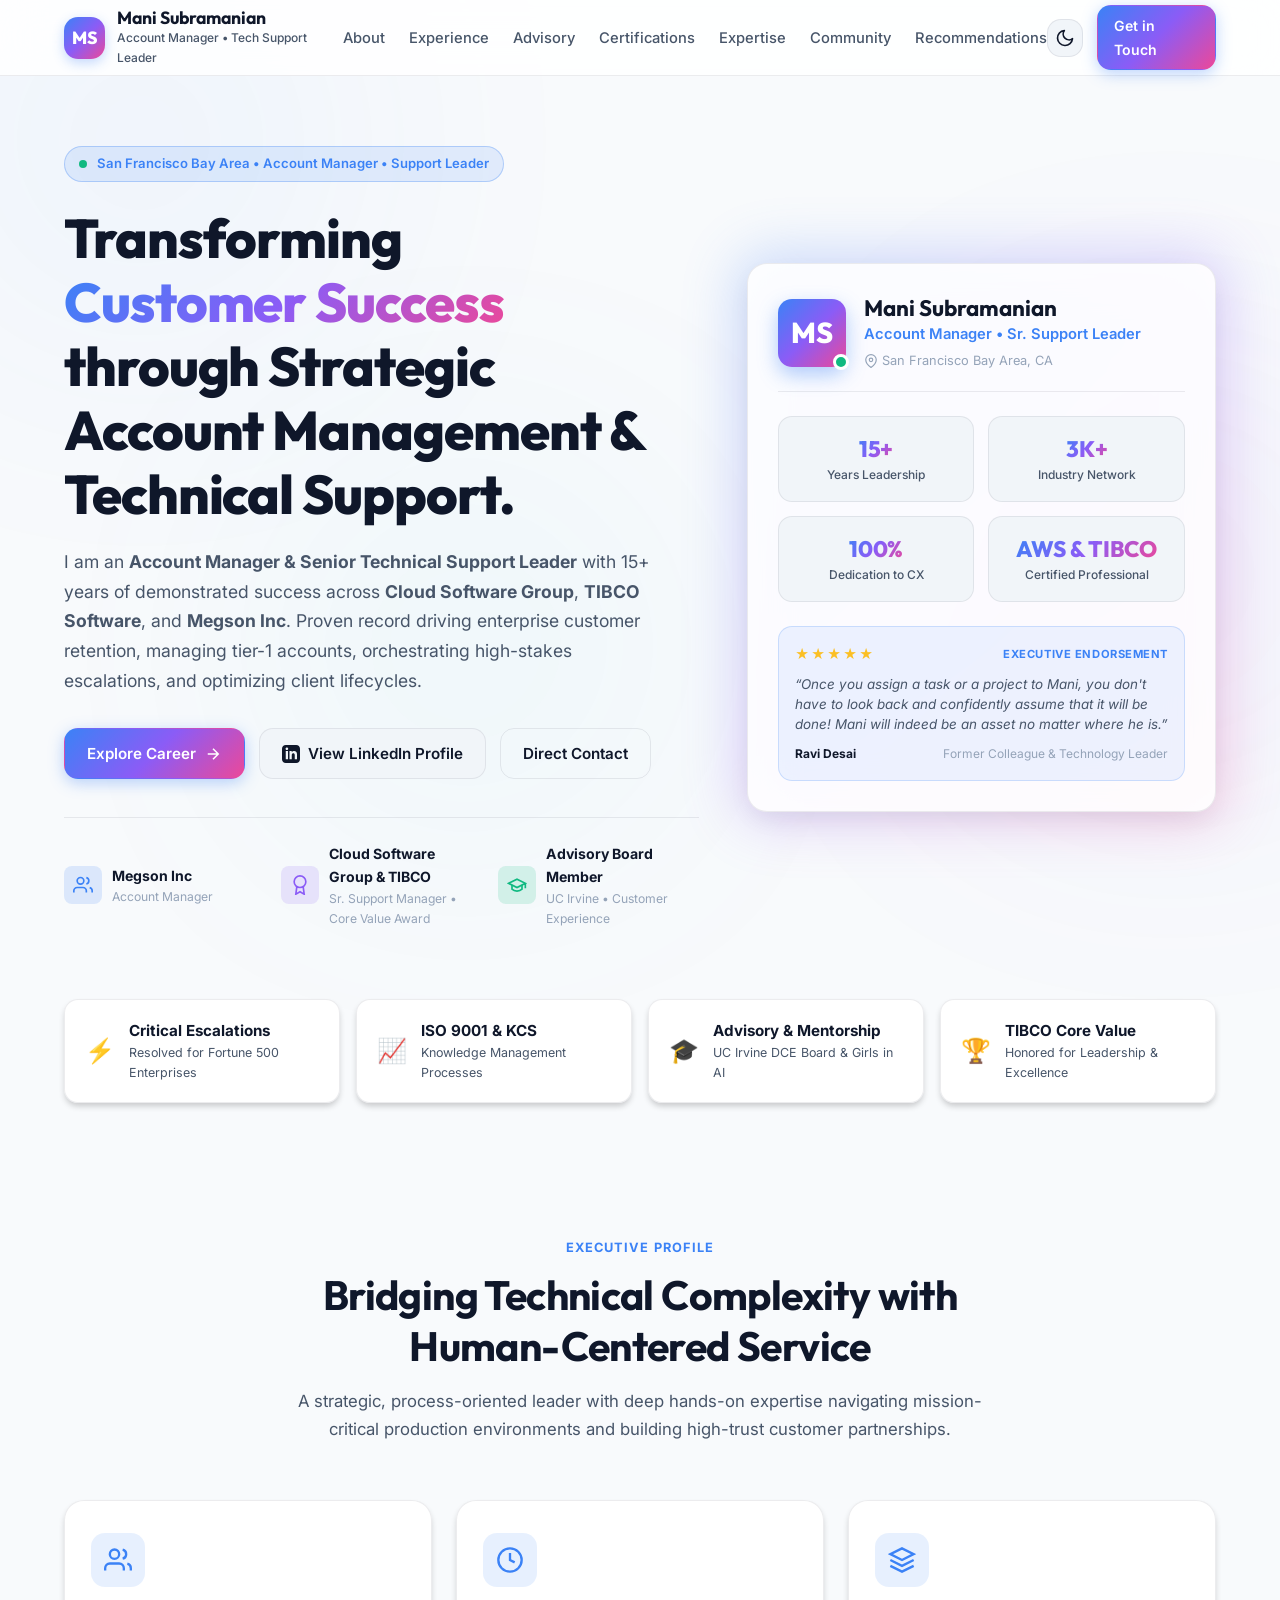
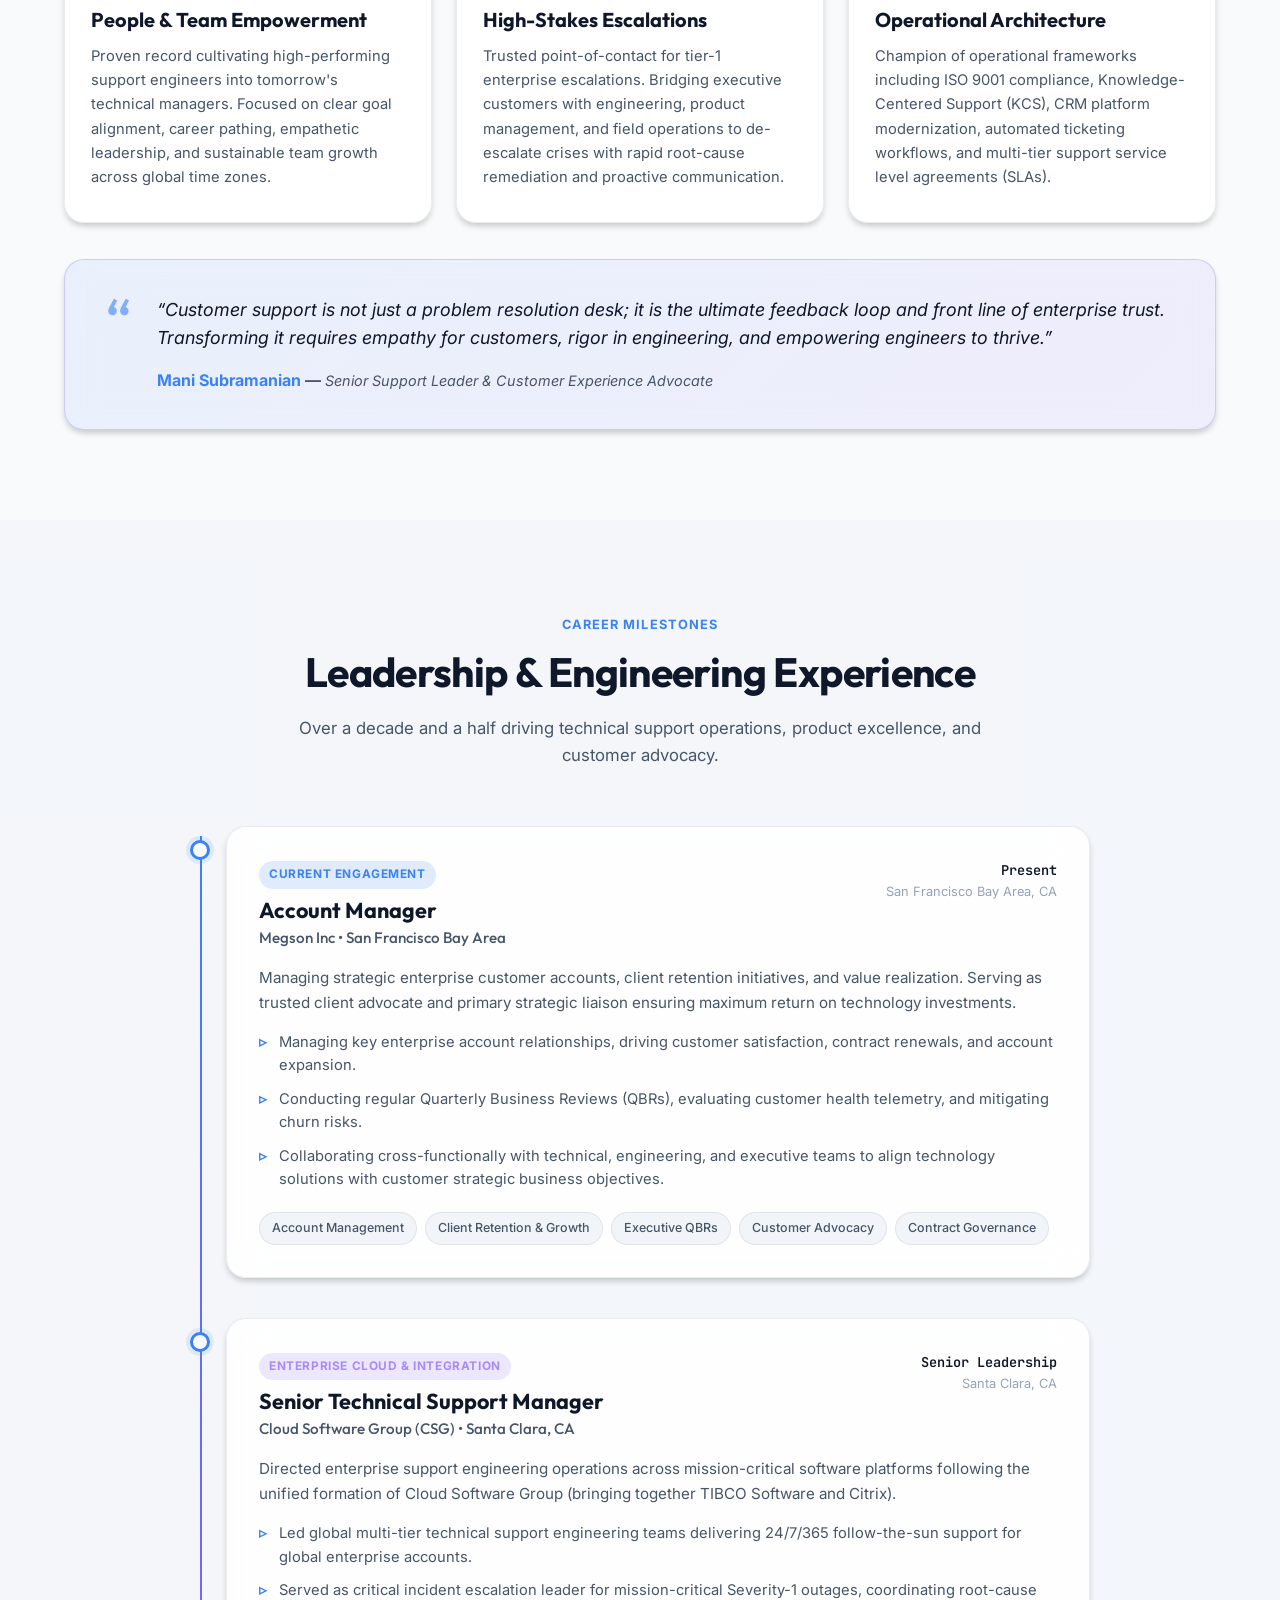
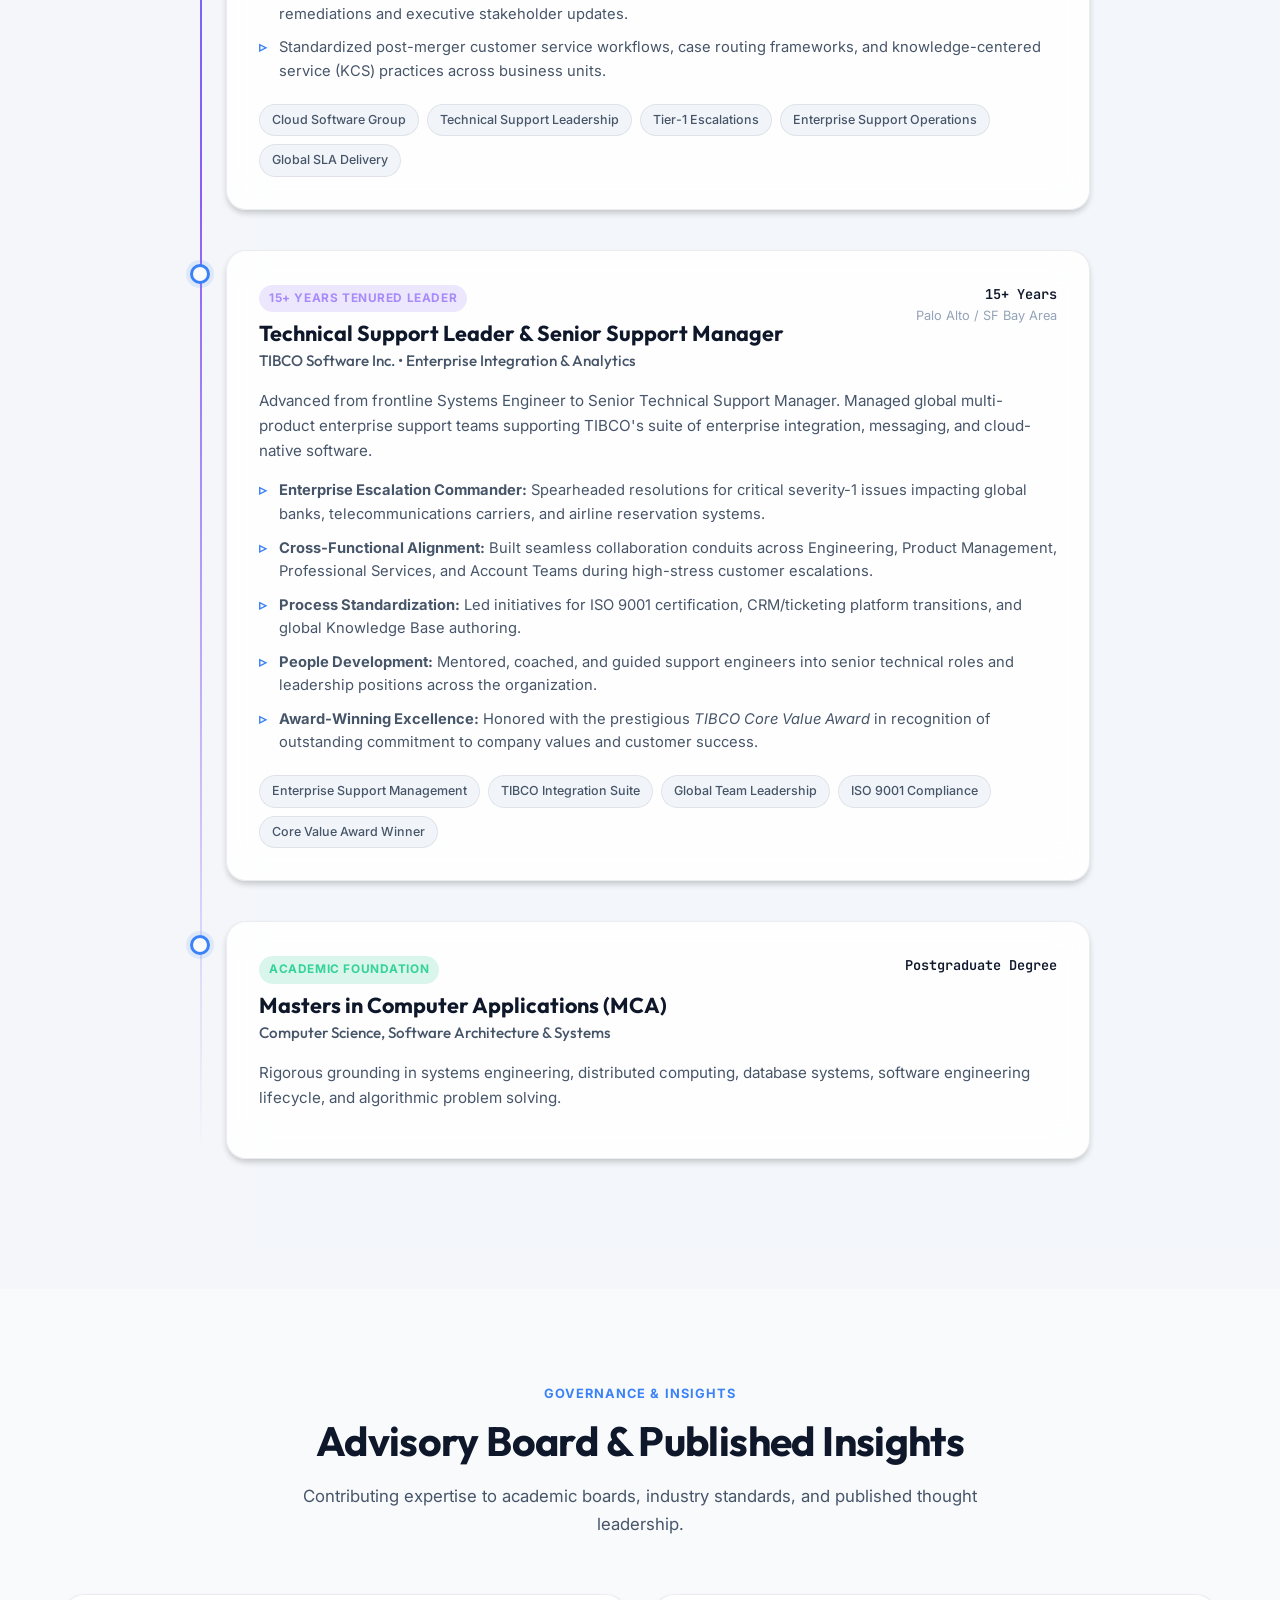
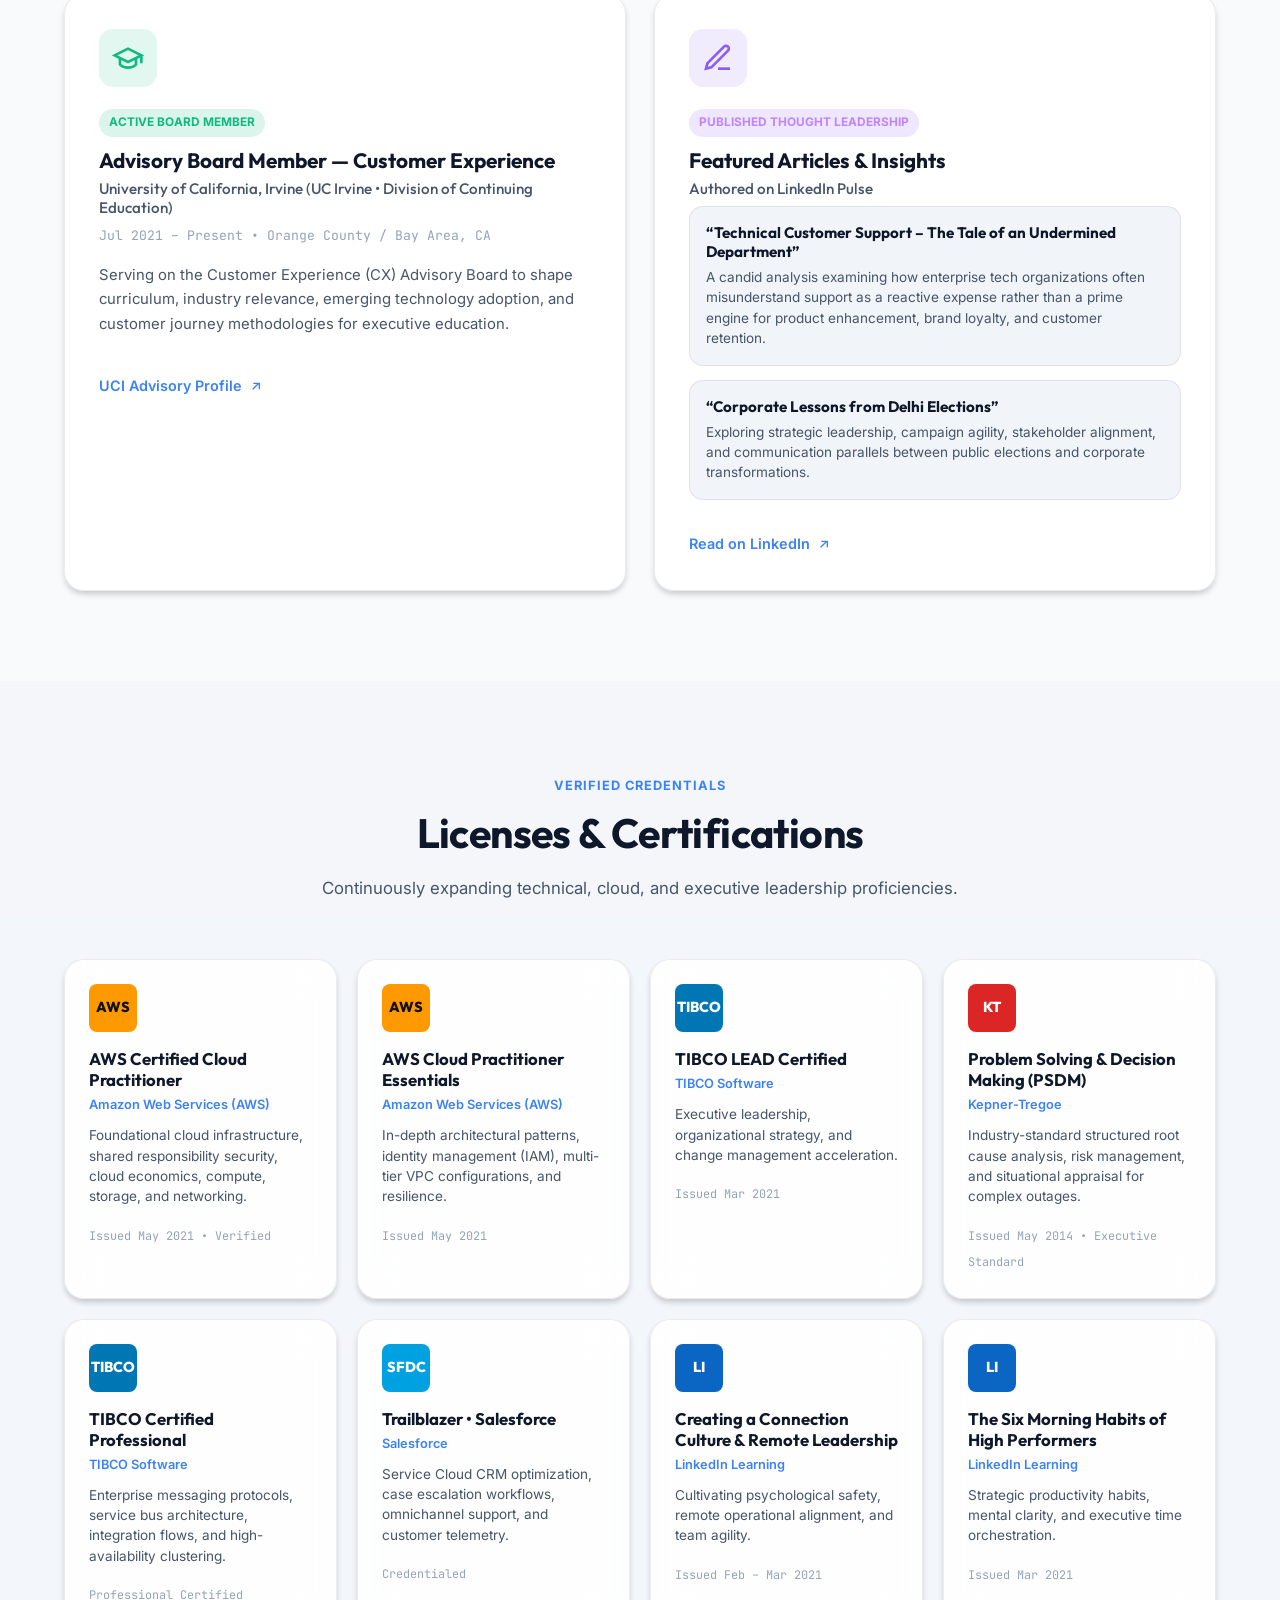
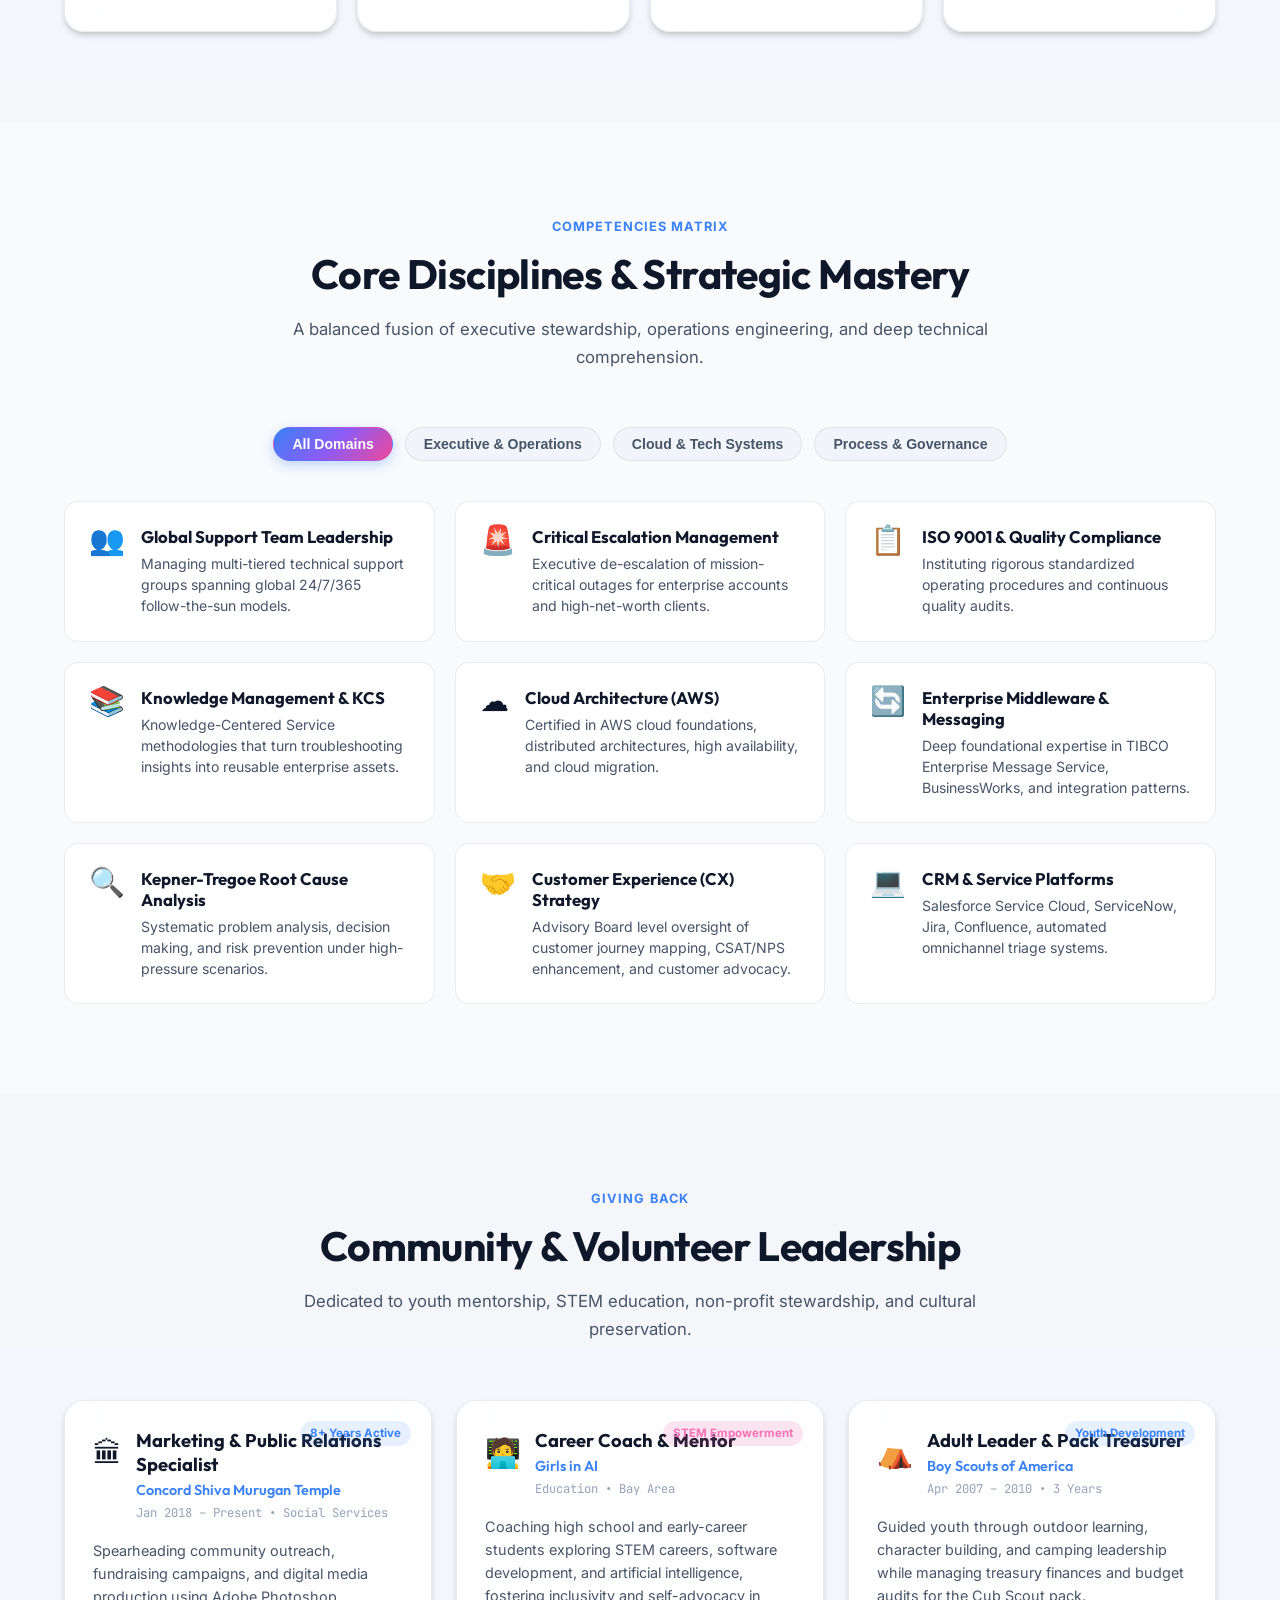
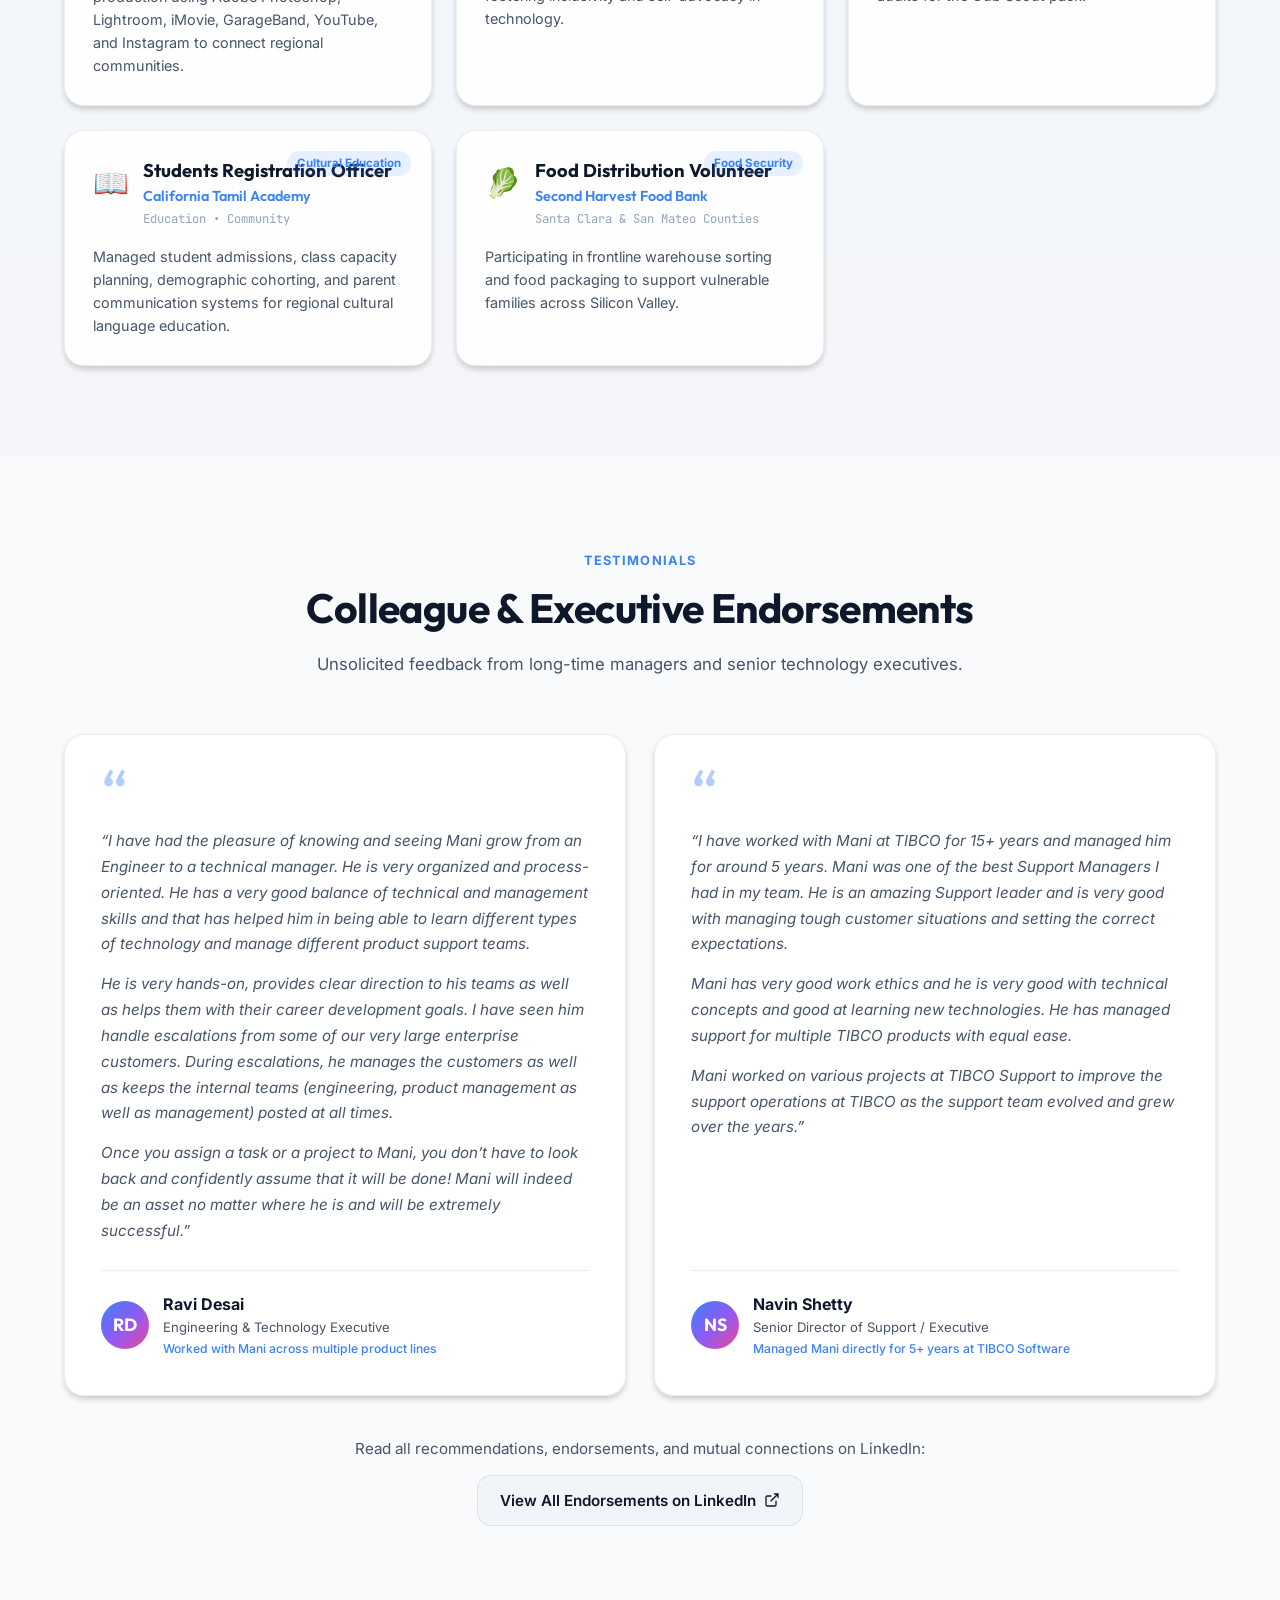
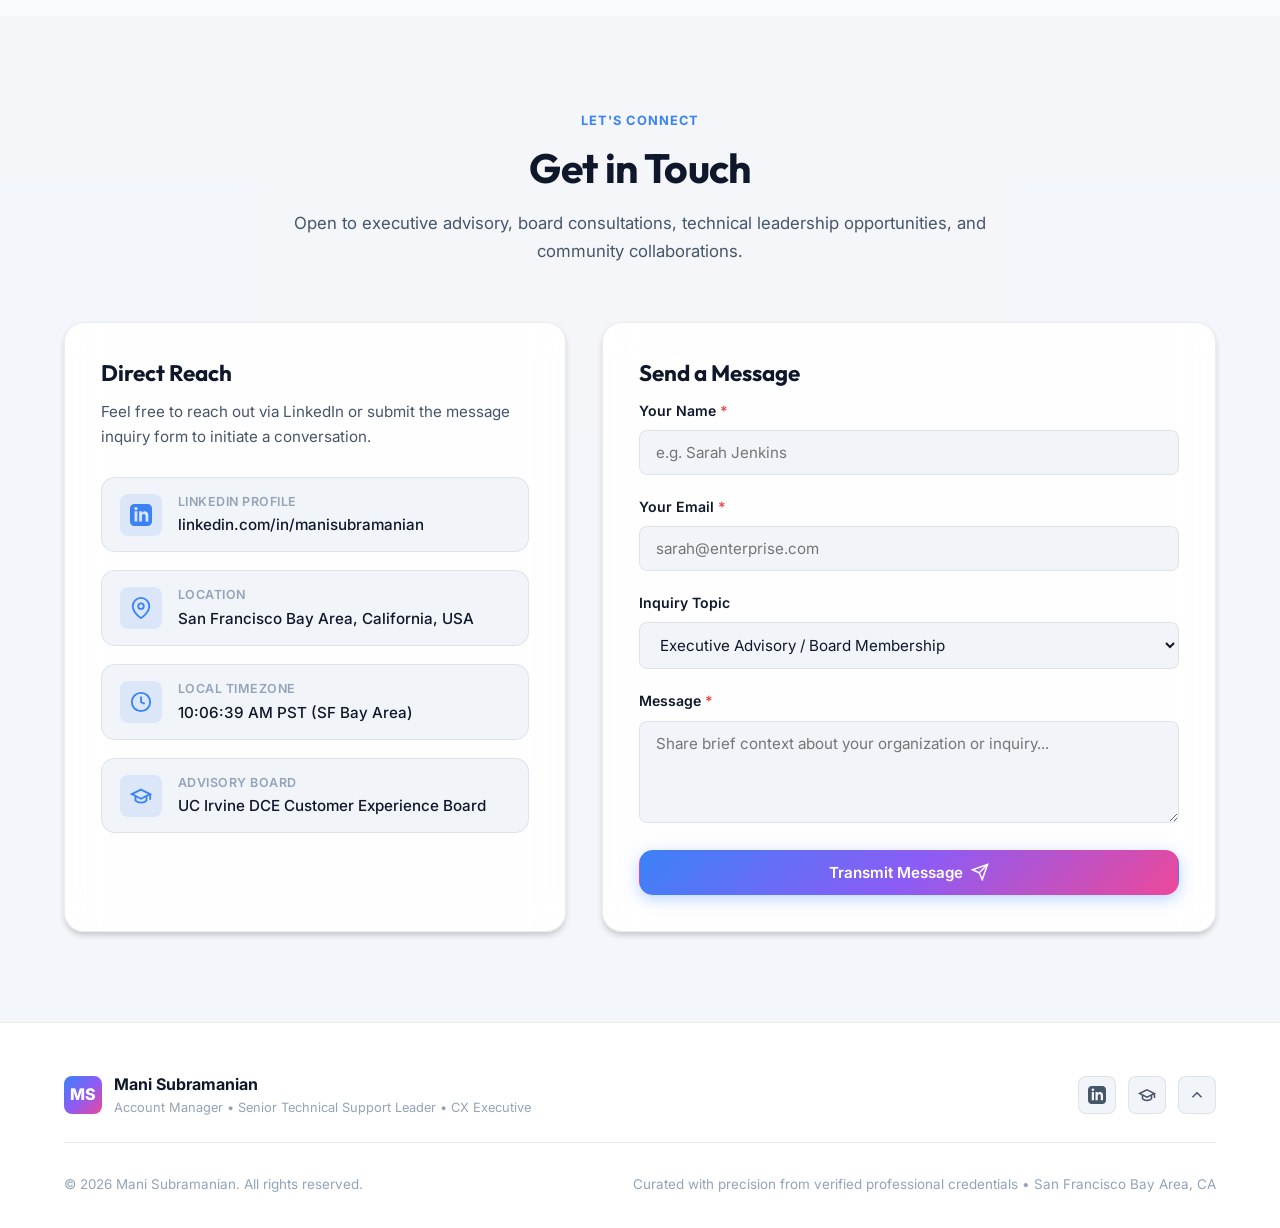
<file: Day3_HW/index.html>
<!DOCTYPE html>
<html lang="en" data-theme="dark">
<head>
  <meta charset="UTF-8">
  <meta name="viewport" content="width=device-width, initial-scale=1.0">
  <title>Mani Subramanian | Senior Technical Support Leader &amp; Account Manager | CX Executive</title>
  <meta name="description" content="Official executive portfolio of Mani Subramanian — Senior Technical Support Leader, Account Manager at Megson Inc, former Senior Technical Support Manager at Cloud Software Group and TIBCO Software, and UC Irvine CX Advisory Board Member.">
  <meta name="keywords" content="Mani Subramanian, Manikandan Subramanian, Account Manager, Cloud Software Group, Technical Support Leader, Customer Experience, Megson Inc, TIBCO Software, UC Irvine Advisory Board, Enterprise Escalations, AWS Certified">
  <meta name="author" content="Mani Subramanian">

  <!-- Open Graph / Social Meta -->
  <meta property="og:type" content="website">
  <meta property="og:title" content="Mani Subramanian — Senior Technical Support Leader &amp; Account Manager">
  <meta property="og:description" content="Senior Technical Support Leader and Account Manager with 15+ years transforming customer support, enterprise escalations, account management, and technical operations across Cloud Software Group, TIBCO, and Megson Inc.">
  <meta property="og:url" content="https://www.linkedin.com/in/manisubramanian/">

  <!-- Inline SVG Favicon -->
  <link rel="icon" href="data:image/svg+xml,<svg xmlns=%22http://www.w3.org/2000/svg%22 viewBox=%220 0 100 100%22><defs><linearGradient id=%22g%22 x1=%220%25%22 y1=%220%25%22 x2=%22100%25%22 y2=%22100%25%22><stop offset=%220%25%22 stop-color=%22%233b82f6%22/><stop offset=%22100%25%22 stop-color=%22%238b5cf6%22/></linearGradient></defs><rect width=%22100%22 height=%22100%22 rx=%2222%22 fill=%22url(%23g)%22/><text y=%2266%22 x=%2250%22 font-family=%22system-ui,-apple-system,sans-serif%22 font-weight=%22800%22 font-size=%2246%22 fill=%22white%22 text-anchor=%22middle%22>MS</text></svg>">

  <!-- Google Fonts: Inter & Outfit -->
  <link rel="preconnect" href="https://fonts.googleapis.com">
  <link rel="preconnect" href="https://fonts.gstatic.com" crossorigin>
  <link href="https://fonts.googleapis.com/css2?family=Inter:wght@300;400;500;600;700&family=Outfit:wght@500;600;700;800&family=JetBrains+Mono:wght@400;500&display=swap" rel="stylesheet">

  <link rel="stylesheet" href="style.css">
</head>
<body>
  <!-- Ambient background lighting effects -->
  <div class="glow-bg glow-bg-1" aria-hidden="true"></div>
  <div class="glow-bg glow-bg-2" aria-hidden="true"></div>
  <div class="glow-bg glow-bg-3" aria-hidden="true"></div>

  <!-- Header / Navigation Bar -->
  <header class="navbar" id="navbar">
    <div class="nav-container">
      <a href="#hero" class="nav-brand" aria-label="Mani Subramanian Home">
        <span class="brand-avatar">MS</span>
        <span class="brand-text">
          <span class="brand-name">Mani Subramanian</span>
          <span class="brand-sub">Account Manager &bull; Tech Support Leader</span>
        </span>
      </a>

      <nav class="nav-menu" id="navMenu" aria-label="Main Navigation">
        <ul class="nav-links">
          <li><a href="#about" class="nav-link">About</a></li>
          <li><a href="#experience" class="nav-link">Experience</a></li>
          <li><a href="#leadership" class="nav-link">Advisory</a></li>
          <li><a href="#certifications" class="nav-link">Certifications</a></li>
          <li><a href="#skills" class="nav-link">Expertise</a></li>
          <li><a href="#community" class="nav-link">Community</a></li>
          <li><a href="#endorsements" class="nav-link">Recommendations</a></li>
        </ul>
      </nav>

      <div class="nav-actions">
        <!-- Theme Toggle -->
        <button id="themeToggle" class="theme-btn" aria-label="Toggle light/dark theme" title="Toggle theme">
          <svg class="sun-icon" viewBox="0 0 24 24" width="20" height="20" stroke="currentColor" stroke-width="2" fill="none" stroke-linecap="round" stroke-linejoin="round">
            <circle cx="12" cy="12" r="5"></circle>
            <line x1="12" y1="1" x2="12" y2="3"></line>
            <line x1="12" y1="21" x2="12" y2="23"></line>
            <line x1="4.22" y1="4.22" x2="5.64" y2="5.64"></line>
            <line x1="18.36" y1="18.36" x2="19.78" y2="19.78"></line>
            <line x1="1" y1="12" x2="3" y2="12"></line>
            <line x1="21" y1="12" x2="23" y2="12"></line>
            <line x1="4.22" y1="19.78" x2="5.64" y2="18.36"></line>
            <line x1="18.36" y1="5.64" x2="19.78" y2="4.22"></line>
          </svg>
          <svg class="moon-icon" viewBox="0 0 24 24" width="20" height="20" stroke="currentColor" stroke-width="2" fill="none" stroke-linecap="round" stroke-linejoin="round">
            <path d="M21 12.79A9 9 0 1 1 11.21 3 7 7 0 0 0 21 12.79z"></path>
          </svg>
        </button>

        <a href="#contact" class="btn btn-primary btn-sm">Get in Touch</a>

        <!-- Mobile Menu Hamburger -->
        <button id="mobileMenuBtn" class="mobile-toggle" aria-label="Toggle mobile navigation menu" aria-expanded="false">
          <span></span>
          <span></span>
          <span></span>
        </button>
      </div>
    </div>
  </header>

  <main id="main-content">
    <!-- Hero Section -->
    <section class="hero-section" id="hero">
      <div class="container hero-grid">
        <div class="hero-content">
          <div class="badge-pill hero-badge">
            <span class="badge-pulse"></span>
            <span>San Francisco Bay Area &bull; Account Manager &bull; Support Leader</span>
          </div>

          <h1 class="hero-title">
            Transforming <span class="gradient-text">Customer Success</span> through Strategic Account Management &amp; Technical Support.
          </h1>

          <p class="hero-description">
            I am an <strong>Account Manager &amp; Senior Technical Support Leader</strong> with 15+ years of demonstrated success across <strong>Cloud Software Group</strong>, <strong>TIBCO Software</strong>, and <strong>Megson Inc</strong>. Proven record driving enterprise customer retention, managing tier-1 accounts, orchestrating high-stakes escalations, and optimizing client lifecycles.
          </p>

          <div class="hero-cta-group">
            <a href="#experience" class="btn btn-primary">
              <span>Explore Career</span>
              <svg viewBox="0 0 24 24" width="18" height="18" stroke="currentColor" stroke-width="2" fill="none"><path d="M5 12h14M12 5l7 7-7 7"/></svg>
            </a>
            <a href="https://www.linkedin.com/in/manisubramanian/" target="_blank" rel="noopener noreferrer" class="btn btn-secondary">
              <svg viewBox="0 0 24 24" width="18" height="18" fill="currentColor">
                <path d="M19 0h-14c-2.761 0-5 2.239-5 5v14c0 2.761 2.239 5 5 5h14c2.762 0 5-2.239 5-5v-14c0-2.761-2.238-5-5-5zm-11 19h-3v-11h3v11zm-1.5-12.268c-.966 0-1.75-.79-1.75-1.764s.784-1.764 1.75-1.764 1.75.79 1.75 1.764-.783 1.764-1.75 1.764zm13.5 12.268h-3v-5.604c0-3.368-4-3.113-4 0v5.604h-3v-11h3v1.765c1.396-2.586 7-2.777 7 2.476v6.759z"/>
              </svg>
              <span>View LinkedIn Profile</span>
            </a>
            <a href="#contact" class="btn btn-outline">Direct Contact</a>
          </div>

          <!-- Highlight Badges -->
          <div class="hero-highlights">
            <div class="highlight-item">
              <div class="hl-icon hl-blue">
                <svg viewBox="0 0 24 24" width="20" height="20" stroke="currentColor" stroke-width="2" fill="none"><path d="M16 21v-2a4 4 0 0 0-4-4H5a4 4 0 0 0-4 4v2"></path><circle cx="9" cy="7" r="4"></circle><path d="M23 21v-2a4 4 0 0 0-3-3.87"></path><path d="M16 3.13a4 4 0 0 1 0 7.75"></path></svg>
              </div>
              <div class="hl-text">
                <strong>Megson Inc</strong>
                <span>Account Manager</span>
              </div>
            </div>

            <div class="highlight-item">
              <div class="hl-icon hl-purple">
                <svg viewBox="0 0 24 24" width="20" height="20" stroke="currentColor" stroke-width="2" fill="none"><circle cx="12" cy="8" r="7"/><polyline points="8.21 13.89 7 23 12 20 17 23 15.79 13.88"/></svg>
              </div>
              <div class="hl-text">
                <strong>Cloud Software Group &amp; TIBCO</strong>
                <span>Sr. Support Manager &bull; Core Value Award</span>
              </div>
            </div>

            <div class="highlight-item">
              <div class="hl-icon hl-green">
                <svg viewBox="0 0 24 24" width="20" height="20" stroke="currentColor" stroke-width="2" fill="none"><path d="M22 10v6M2 10l10-5 10 5-10 5z"/><path d="M6 12v5c3 3 9 3 12 0v-5"/></svg>
              </div>
              <div class="hl-text">
                <strong>Advisory Board Member</strong>
                <span>UC Irvine &bull; Customer Experience</span>
              </div>
            </div>
          </div>
        </div>

        <!-- Hero Visual / Stat Cards -->
        <div class="hero-visual">
          <div class="hero-card-glow">
            <div class="hero-profile-card">
              <div class="profile-header">
                <div class="profile-avatar-large">
                  <span class="avatar-monogram">MS</span>
                  <span class="avatar-badge" title="Active in San Francisco Bay Area"></span>
                </div>
                <div class="profile-info">
                  <h2 class="profile-name">Mani Subramanian</h2>
                  <p class="profile-role">Account Manager &bull; Sr. Support Leader</p>
                  <span class="profile-loc">
                    <svg viewBox="0 0 24 24" width="14" height="14" stroke="currentColor" stroke-width="2" fill="none"><path d="M21 10c0 7-9 13-9 13s-9-6-9-13a9 9 0 0 1 18 0z"/><circle cx="12" cy="10" r="3"/></svg>
                    San Francisco Bay Area, CA
                  </span>
                </div>
              </div>

              <div class="metrics-grid">
                <div class="metric-box">
                  <span class="metric-number" data-target="15">15+</span>
                  <span class="metric-label">Years Leadership</span>
                </div>
                <div class="metric-box">
                  <span class="metric-number" data-target="3000">3K+</span>
                  <span class="metric-label">Industry Network</span>
                </div>
                <div class="metric-box">
                  <span class="metric-number" data-target="100">100%</span>
                  <span class="metric-label">Dedication to CX</span>
                </div>
                <div class="metric-box">
                  <span class="metric-number">AWS &amp; TIBCO</span>
                  <span class="metric-label">Certified Professional</span>
                </div>
              </div>

              <!-- Recommendation Snippet Box -->
              <div class="quote-card">
                <div class="quote-header">
                  <div class="quote-stars">★★★★★</div>
                  <span class="quote-badge">Executive Endorsement</span>
                </div>
                <p class="quote-text">
                  &ldquo;Once you assign a task or a project to Mani, you don't have to look back and confidently assume that it will be done! Mani will indeed be an asset no matter where he is.&rdquo;
                </p>
                <div class="quote-author">
                  <strong>Ravi Desai</strong>
                  <span>Former Colleague &amp; Technology Leader</span>
                </div>
              </div>
            </div>
          </div>
        </div>
      </div>
    </section>

    <!-- Key Metrics Ribbon -->
    <section class="stats-ribbon" aria-label="Key Performance Indicators">
      <div class="container stats-container">
        <div class="stat-pill">
          <span class="stat-icon">&#x26A1;</span>
          <div class="stat-details">
            <span class="stat-title">Critical Escalations</span>
            <span class="stat-sub">Resolved for Fortune 500 Enterprises</span>
          </div>
        </div>
        <div class="stat-pill">
          <span class="stat-icon">&#x1F4C8;</span>
          <div class="stat-details">
            <span class="stat-title">ISO 9001 &amp; KCS</span>
            <span class="stat-sub">Knowledge Management Processes</span>
          </div>
        </div>
        <div class="stat-pill">
          <span class="stat-icon">&#x1F393;</span>
          <div class="stat-details">
            <span class="stat-title">Advisory &amp; Mentorship</span>
            <span class="stat-sub">UC Irvine DCE Board &amp; Girls in AI</span>
          </div>
        </div>
        <div class="stat-pill">
          <span class="stat-icon">&#x1F3C6;</span>
          <div class="stat-details">
            <span class="stat-title">TIBCO Core Value</span>
            <span class="stat-sub">Honored for Leadership &amp; Excellence</span>
          </div>
        </div>
      </div>
    </section>

    <!-- About Section -->
    <section class="section" id="about">
      <div class="container">
        <div class="section-header">
          <span class="section-tag">Executive Profile</span>
          <h2 class="section-title">Bridging Technical Complexity with Human-Centered Service</h2>
          <p class="section-subtitle">
            A strategic, process-oriented leader with deep hands-on expertise navigating mission-critical production environments and building high-trust customer partnerships.
          </p>
        </div>

        <div class="about-grid">
          <div class="about-card glass-panel">
            <div class="about-icon-wrap">
              <svg viewBox="0 0 24 24" width="28" height="28" stroke="currentColor" stroke-width="2" fill="none"><path d="M17 21v-2a4 4 0 0 0-4-4H5a4 4 0 0 0-4 4v2"></path><circle cx="9" cy="7" r="4"></circle><path d="M23 21v-2a4 4 0 0 0-3-3.87"></path><path d="M16 3.13a4 4 0 0 1 0 7.75"></path></svg>
            </div>
            <h3>People &amp; Team Empowerment</h3>
            <p>
              Proven record cultivating high-performing support engineers into tomorrow's technical managers. Focused on clear goal alignment, career pathing, empathetic leadership, and sustainable team growth across global time zones.
            </p>
          </div>

          <div class="about-card glass-panel">
            <div class="about-icon-wrap">
              <svg viewBox="0 0 24 24" width="28" height="28" stroke="currentColor" stroke-width="2" fill="none"><circle cx="12" cy="12" r="10"/><path d="M12 6v6l4 2"/></svg>
            </div>
            <h3>High-Stakes Escalations</h3>
            <p>
              Trusted point-of-contact for tier-1 enterprise escalations. Bridging executive customers with engineering, product management, and field operations to de-escalate crises with rapid root-cause remediation and proactive communication.
            </p>
          </div>

          <div class="about-card glass-panel">
            <div class="about-icon-wrap">
              <svg viewBox="0 0 24 24" width="28" height="28" stroke="currentColor" stroke-width="2" fill="none"><polygon points="12 2 2 7 12 12 22 7 12 2"></polygon><polyline points="2 17 12 22 22 17"></polyline><polyline points="2 12 12 17 22 12"></polyline></svg>
            </div>
            <h3>Operational Architecture</h3>
            <p>
              Champion of operational frameworks including ISO 9001 compliance, Knowledge-Centered Support (KCS), CRM platform modernization, automated ticketing workflows, and multi-tier support service level agreements (SLAs).
            </p>
          </div>
        </div>

        <div class="quote-banner glass-panel">
          <div class="quote-symbol">&ldquo;</div>
          <div class="quote-body">
            <p>
              &ldquo;Customer support is not just a problem resolution desk; it is the ultimate feedback loop and front line of enterprise trust. Transforming it requires empathy for customers, rigor in engineering, and empowering engineers to thrive.&rdquo;
            </p>
            <div class="quote-signature">
              <strong>Mani Subramanian</strong> &mdash; <em>Senior Support Leader &amp; Customer Experience Advocate</em>
            </div>
          </div>
        </div>
      </div>
    </section>

    <!-- Work Experience Section -->
    <section class="section bg-tint" id="experience">
      <div class="container">
        <div class="section-header">
          <span class="section-tag">Career Milestones</span>
          <h2 class="section-title">Leadership &amp; Engineering Experience</h2>
          <p class="section-subtitle">Over a decade and a half driving technical support operations, product excellence, and customer advocacy.</p>
        </div>

        <div class="timeline">
          <!-- Experience 1: Megson Inc -->
          <div class="timeline-item">
            <div class="timeline-marker"></div>
            <div class="timeline-content glass-panel">
              <div class="exp-header">
                <div>
                  <span class="company-badge">Current Engagement</span>
                  <h3 class="role-title">Account Manager</h3>
                  <h4 class="company-name">Megson Inc &bull; San Francisco Bay Area</h4>
                </div>
                <div class="exp-meta">
                  <span class="exp-dates">Present</span>
                  <span class="exp-loc">San Francisco Bay Area, CA</span>
                </div>
              </div>
              <p class="exp-desc">
                Managing strategic enterprise customer accounts, client retention initiatives, and value realization. Serving as trusted client advocate and primary strategic liaison ensuring maximum return on technology investments.
              </p>
              <ul class="exp-bullets">
                <li>Managing key enterprise account relationships, driving customer satisfaction, contract renewals, and account expansion.</li>
                <li>Conducting regular Quarterly Business Reviews (QBRs), evaluating customer health telemetry, and mitigating churn risks.</li>
                <li>Collaborating cross-functionally with technical, engineering, and executive teams to align technology solutions with customer strategic business objectives.</li>
              </ul>
              <div class="tag-cloud">
                <span class="tag">Account Management</span>
                <span class="tag">Client Retention &amp; Growth</span>
                <span class="tag">Executive QBRs</span>
                <span class="tag">Customer Advocacy</span>
                <span class="tag">Contract Governance</span>
              </div>
            </div>
          </div>

          <!-- Experience 2: Cloud Software Group -->
          <div class="timeline-item">
            <div class="timeline-marker"></div>
            <div class="timeline-content glass-panel">
              <div class="exp-header">
                <div>
                  <span class="company-badge badge-tibco">Enterprise Cloud &amp; Integration</span>
                  <h3 class="role-title">Senior Technical Support Manager</h3>
                  <h4 class="company-name">Cloud Software Group (CSG) &bull; Santa Clara, CA</h4>
                </div>
                <div class="exp-meta">
                  <span class="exp-dates">Senior Leadership</span>
                  <span class="exp-loc">Santa Clara, CA</span>
                </div>
              </div>
              <p class="exp-desc">
                Directed enterprise support engineering operations across mission-critical software platforms following the unified formation of Cloud Software Group (bringing together TIBCO Software and Citrix).
              </p>
              <ul class="exp-bullets">
                <li>Led global multi-tier technical support engineering teams delivering 24/7/365 follow-the-sun support for global enterprise accounts.</li>
                <li>Served as critical incident escalation leader for mission-critical Severity-1 outages, coordinating root-cause remediations and executive stakeholder updates.</li>
                <li>Standardized post-merger customer service workflows, case routing frameworks, and knowledge-centered service (KCS) practices across business units.</li>
              </ul>
              <div class="tag-cloud">
                <span class="tag">Cloud Software Group</span>
                <span class="tag">Technical Support Leadership</span>
                <span class="tag">Tier-1 Escalations</span>
                <span class="tag">Enterprise Support Operations</span>
                <span class="tag">Global SLA Delivery</span>
              </div>
            </div>
          </div>

          <!-- Experience 3: TIBCO Software -->
          <div class="timeline-item">
            <div class="timeline-marker"></div>
            <div class="timeline-content glass-panel">
              <div class="exp-header">
                <div>
                  <span class="company-badge badge-tibco">15+ Years Tenured Leader</span>
                  <h3 class="role-title">Technical Support Leader &amp; Senior Support Manager</h3>
                  <h4 class="company-name">TIBCO Software Inc. &bull; Enterprise Integration &amp; Analytics</h4>
                </div>
                <div class="exp-meta">
                  <span class="exp-dates">15+ Years</span>
                  <span class="exp-loc">Palo Alto / SF Bay Area</span>
                </div>
              </div>
              <p class="exp-desc">
                Advanced from frontline Systems Engineer to Senior Technical Support Manager. Managed global multi-product enterprise support teams supporting TIBCO's suite of enterprise integration, messaging, and cloud-native software.
              </p>
              <ul class="exp-bullets">
                <li><strong>Enterprise Escalation Commander:</strong> Spearheaded resolutions for critical severity-1 issues impacting global banks, telecommunications carriers, and airline reservation systems.</li>
                <li><strong>Cross-Functional Alignment:</strong> Built seamless collaboration conduits across Engineering, Product Management, Professional Services, and Account Teams during high-stress customer escalations.</li>
                <li><strong>Process Standardization:</strong> Led initiatives for ISO 9001 certification, CRM/ticketing platform transitions, and global Knowledge Base authoring.</li>
                <li><strong>People Development:</strong> Mentored, coached, and guided support engineers into senior technical roles and leadership positions across the organization.</li>
                <li><strong>Award-Winning Excellence:</strong> Honored with the prestigious <em>TIBCO Core Value Award</em> in recognition of outstanding commitment to company values and customer success.</li>
              </ul>
              <div class="tag-cloud">
                <span class="tag">Enterprise Support Management</span>
                <span class="tag">TIBCO Integration Suite</span>
                <span class="tag">Global Team Leadership</span>
                <span class="tag">ISO 9001 Compliance</span>
                <span class="tag">Core Value Award Winner</span>
              </div>
            </div>
          </div>

          <!-- Education & Foundational Background -->
          <div class="timeline-item">
            <div class="timeline-marker"></div>
            <div class="timeline-content glass-panel">
              <div class="exp-header">
                <div>
                  <span class="company-badge badge-edu">Academic Foundation</span>
                  <h3 class="role-title">Masters in Computer Applications (MCA)</h3>
                  <h4 class="company-name">Computer Science, Software Architecture &amp; Systems</h4>
                </div>
                <div class="exp-meta">
                  <span class="exp-dates">Postgraduate Degree</span>
                </div>
              </div>
              <p class="exp-desc">
                Rigorous grounding in systems engineering, distributed computing, database systems, software engineering lifecycle, and algorithmic problem solving.
              </p>
            </div>
          </div>
        </div>
      </div>
    </section>

    <!-- Advisory & Thought Leadership -->
    <section class="section" id="leadership">
      <div class="container">
        <div class="section-header">
          <span class="section-tag">Governance &amp; Insights</span>
          <h2 class="section-title">Advisory Board &amp; Published Insights</h2>
          <p class="section-subtitle">Contributing expertise to academic boards, industry standards, and published thought leadership.</p>
        </div>

        <div class="leadership-grid">
          <!-- Advisory Card -->
          <div class="board-card glass-panel">
            <div class="board-icon">
              <svg viewBox="0 0 24 24" width="32" height="32" stroke="currentColor" stroke-width="2" fill="none"><path d="M22 10v6M2 10l10-5 10 5-10 5z"/><path d="M6 12v5c3 3 9 3 12 0v-5"/></svg>
            </div>
            <div class="board-content">
              <span class="badge-role">Active Board Member</span>
              <h3>Advisory Board Member &mdash; Customer Experience</h3>
              <h4>University of California, Irvine (UC Irvine &bull; Division of Continuing Education)</h4>
              <span class="board-term">Jul 2021 &ndash; Present &bull; Orange County / Bay Area, CA</span>
              <p>
                Serving on the Customer Experience (CX) Advisory Board to shape curriculum, industry relevance, emerging technology adoption, and customer journey methodologies for executive education.
              </p>
              <div class="board-footer">
                <a href="https://cx.ce.uci.edu/manikandan-subramanian.html" target="_blank" rel="noopener noreferrer" class="link-arrow">
                  <span>UCI Advisory Profile</span>
                  <svg viewBox="0 0 24 24" width="16" height="16" stroke="currentColor" stroke-width="2" fill="none"><path d="M7 17l9.2-9.2M17 17V8H8"/></svg>
                </a>
              </div>
            </div>
          </div>

          <!-- Publications Card -->
          <div class="board-card glass-panel">
            <div class="board-icon icon-pen">
              <svg viewBox="0 0 24 24" width="32" height="32" stroke="currentColor" stroke-width="2" fill="none"><path d="M12 20h9"></path><path d="M16.5 3.5a2.121 2.121 0 0 1 3 3L7 19l-4 1 1-4L16.5 3.5z"></path></svg>
            </div>
            <div class="board-content">
              <span class="badge-role badge-article">Published Thought Leadership</span>
              <h3>Featured Articles &amp; Insights</h3>
              <h4>Authored on LinkedIn Pulse</h4>
              
              <div class="article-snippet">
                <h5>&ldquo;Technical Customer Support &ndash; The Tale of an Undermined Department&rdquo;</h5>
                <p>
                  A candid analysis examining how enterprise tech organizations often misunderstand support as a reactive expense rather than a prime engine for product enhancement, brand loyalty, and customer retention.
                </p>
              </div>

              <div class="article-snippet">
                <h5>&ldquo;Corporate Lessons from Delhi Elections&rdquo;</h5>
                <p>
                  Exploring strategic leadership, campaign agility, stakeholder alignment, and communication parallels between public elections and corporate transformations.
                </p>
              </div>

              <div class="board-footer">
                <a href="https://www.linkedin.com/in/manisubramanian/" target="_blank" rel="noopener noreferrer" class="link-arrow">
                  <span>Read on LinkedIn</span>
                  <svg viewBox="0 0 24 24" width="16" height="16" stroke="currentColor" stroke-width="2" fill="none"><path d="M7 17l9.2-9.2M17 17V8H8"/></svg>
                </a>
              </div>
            </div>
          </div>
        </div>
      </div>
    </section>

    <!-- Licenses & Certifications -->
    <section class="section bg-tint" id="certifications">
      <div class="container">
        <div class="section-header">
          <span class="section-tag">Verified Credentials</span>
          <h2 class="section-title">Licenses &amp; Certifications</h2>
          <p class="section-subtitle">Continuously expanding technical, cloud, and executive leadership proficiencies.</p>
        </div>

        <div class="certs-grid">
          <!-- Cert 1: AWS -->
          <div class="cert-card glass-panel">
            <div class="cert-logo-badge aws">AWS</div>
            <div class="cert-info">
              <h4>AWS Certified Cloud Practitioner</h4>
              <span class="cert-issuer">Amazon Web Services (AWS)</span>
              <p>Foundational cloud infrastructure, shared responsibility security, cloud economics, compute, storage, and networking.</p>
              <span class="cert-date">Issued May 2021 &bull; Verified</span>
            </div>
          </div>

          <!-- Cert 2: AWS Essentials -->
          <div class="cert-card glass-panel">
            <div class="cert-logo-badge aws">AWS</div>
            <div class="cert-info">
              <h4>AWS Cloud Practitioner Essentials</h4>
              <span class="cert-issuer">Amazon Web Services (AWS)</span>
              <p>In-depth architectural patterns, identity management (IAM), multi-tier VPC configurations, and resilience.</p>
              <span class="cert-date">Issued May 2021</span>
            </div>
          </div>

          <!-- Cert 3: TIBCO LEAD -->
          <div class="cert-card glass-panel">
            <div class="cert-logo-badge tibco">TIBCO</div>
            <div class="cert-info">
              <h4>TIBCO LEAD Certified</h4>
              <span class="cert-issuer">TIBCO Software</span>
              <p>Executive leadership, organizational strategy, and change management acceleration.</p>
              <span class="cert-date">Issued Mar 2021</span>
            </div>
          </div>

          <!-- Cert 4: Kepner-Tregoe -->
          <div class="cert-card glass-panel">
            <div class="cert-logo-badge kt">KT</div>
            <div class="cert-info">
              <h4>Problem Solving &amp; Decision Making (PSDM)</h4>
              <span class="cert-issuer">Kepner-Tregoe</span>
              <p>Industry-standard structured root cause analysis, risk management, and situational appraisal for complex outages.</p>
              <span class="cert-date">Issued May 2014 &bull; Executive Standard</span>
            </div>
          </div>

          <!-- Cert 5: TIBCO Certified Professional -->
          <div class="cert-card glass-panel">
            <div class="cert-logo-badge tibco">TIBCO</div>
            <div class="cert-info">
              <h4>TIBCO Certified Professional</h4>
              <span class="cert-issuer">TIBCO Software</span>
              <p>Enterprise messaging protocols, service bus architecture, integration flows, and high-availability clustering.</p>
              <span class="cert-date">Professional Certified</span>
            </div>
          </div>

          <!-- Cert 6: Salesforce -->
          <div class="cert-card glass-panel">
            <div class="cert-logo-badge sfdc">SFDC</div>
            <div class="cert-info">
              <h4>Trailblazer &bull; Salesforce</h4>
              <span class="cert-issuer">Salesforce</span>
              <p>Service Cloud CRM optimization, case escalation workflows, omnichannel support, and customer telemetry.</p>
              <span class="cert-date">Credentialed</span>
            </div>
          </div>

          <!-- Cert 7: Executive Culture -->
          <div class="cert-card glass-panel">
            <div class="cert-logo-badge li">LI</div>
            <div class="cert-info">
              <h4>Creating a Connection Culture &amp; Remote Leadership</h4>
              <span class="cert-issuer">LinkedIn Learning</span>
              <p>Cultivating psychological safety, remote operational alignment, and team agility.</p>
              <span class="cert-date">Issued Feb &ndash; Mar 2021</span>
            </div>
          </div>

          <!-- Cert 8: High Performers -->
          <div class="cert-card glass-panel">
            <div class="cert-logo-badge li">LI</div>
            <div class="cert-info">
              <h4>The Six Morning Habits of High Performers</h4>
              <span class="cert-issuer">LinkedIn Learning</span>
              <p>Strategic productivity habits, mental clarity, and executive time orchestration.</p>
              <span class="cert-date">Issued Mar 2021</span>
            </div>
          </div>
        </div>
      </div>
    </section>

    <!-- Technical & Management Expertise -->
    <section class="section" id="skills">
      <div class="container">
        <div class="section-header">
          <span class="section-tag">Competencies Matrix</span>
          <h2 class="section-title">Core Disciplines &amp; Strategic Mastery</h2>
          <p class="section-subtitle">A balanced fusion of executive stewardship, operations engineering, and deep technical comprehension.</p>
        </div>

        <div class="skills-filter-bar">
          <button class="filter-pill active" data-filter="all">All Domains</button>
          <button class="filter-pill" data-filter="leadership">Executive &amp; Operations</button>
          <button class="filter-pill" data-filter="cloud">Cloud &amp; Tech Systems</button>
          <button class="filter-pill" data-filter="process">Process &amp; Governance</button>
        </div>

        <div class="skills-matrix">
          <!-- Item 1 -->
          <div class="skill-tile" data-category="leadership">
            <div class="skill-tile-icon">&#x1F465;</div>
            <div class="skill-tile-content">
              <h4>Global Support Team Leadership</h4>
              <p>Managing multi-tiered technical support groups spanning global 24/7/365 follow-the-sun models.</p>
            </div>
          </div>

          <!-- Item 2 -->
          <div class="skill-tile" data-category="leadership">
            <div class="skill-tile-icon">&#x1F6A8;</div>
            <div class="skill-tile-content">
              <h4>Critical Escalation Management</h4>
              <p>Executive de-escalation of mission-critical outages for enterprise accounts and high-net-worth clients.</p>
            </div>
          </div>

          <!-- Item 3 -->
          <div class="skill-tile" data-category="process">
            <div class="skill-tile-icon">&#x1F4CB;</div>
            <div class="skill-tile-content">
              <h4>ISO 9001 &amp; Quality Compliance</h4>
              <p>Instituting rigorous standardized operating procedures and continuous quality audits.</p>
            </div>
          </div>

          <!-- Item 4 -->
          <div class="skill-tile" data-category="process">
            <div class="skill-tile-icon">&#x1F4DA;</div>
            <div class="skill-tile-content">
              <h4>Knowledge Management &amp; KCS</h4>
              <p>Knowledge-Centered Service methodologies that turn troubleshooting insights into reusable enterprise assets.</p>
            </div>
          </div>

          <!-- Item 5 -->
          <div class="skill-tile" data-category="cloud">
            <div class="skill-tile-icon">&#x2601;</div>
            <div class="skill-tile-content">
              <h4>Cloud Architecture (AWS)</h4>
              <p>Certified in AWS cloud foundations, distributed architectures, high availability, and cloud migration.</p>
            </div>
          </div>

          <!-- Item 6 -->
          <div class="skill-tile" data-category="cloud">
            <div class="skill-tile-icon">&#x1F504;</div>
            <div class="skill-tile-content">
              <h4>Enterprise Middleware &amp; Messaging</h4>
              <p>Deep foundational expertise in TIBCO Enterprise Message Service, BusinessWorks, and integration patterns.</p>
            </div>
          </div>

          <!-- Item 7 -->
          <div class="skill-tile" data-category="process">
            <div class="skill-tile-icon">&#x1F50D;</div>
            <div class="skill-tile-content">
              <h4>Kepner-Tregoe Root Cause Analysis</h4>
              <p>Systematic problem analysis, decision making, and risk prevention under high-pressure scenarios.</p>
            </div>
          </div>

          <!-- Item 8 -->
          <div class="skill-tile" data-category="leadership">
            <div class="skill-tile-icon">&#x1F91D;</div>
            <div class="skill-tile-content">
              <h4>Customer Experience (CX) Strategy</h4>
              <p>Advisory Board level oversight of customer journey mapping, CSAT/NPS enhancement, and customer advocacy.</p>
            </div>
          </div>

          <!-- Item 9 -->
          <div class="skill-tile" data-category="cloud">
            <div class="skill-tile-icon">&#x1F4BB;</div>
            <div class="skill-tile-content">
              <h4>CRM &amp; Service Platforms</h4>
              <p>Salesforce Service Cloud, ServiceNow, Jira, Confluence, automated omnichannel triage systems.</p>
            </div>
          </div>
        </div>
      </div>
    </section>

    <!-- Community & Volunteerism -->
    <section class="section bg-tint" id="community">
      <div class="container">
        <div class="section-header">
          <span class="section-tag">Giving Back</span>
          <h2 class="section-title">Community &amp; Volunteer Leadership</h2>
          <p class="section-subtitle">Dedicated to youth mentorship, STEM education, non-profit stewardship, and cultural preservation.</p>
        </div>

        <div class="community-grid">
          <!-- Community 1: Concord Temple -->
          <div class="community-card glass-panel">
            <div class="comm-badge">8+ Years Active</div>
            <div class="comm-header">
              <div class="comm-icon">&#x1F3DB;</div>
              <div>
                <h3>Marketing &amp; Public Relations Specialist</h3>
                <h4>Concord Shiva Murugan Temple</h4>
                <span class="comm-date">Jan 2018 &ndash; Present &bull; Social Services</span>
              </div>
            </div>
            <p>
              Spearheading community outreach, fundraising campaigns, and digital media production using Adobe Photoshop, Lightroom, iMovie, GarageBand, YouTube, and Instagram to connect regional communities.
            </p>
          </div>

          <!-- Community 2: Girls in AI -->
          <div class="community-card glass-panel">
            <div class="comm-badge badge-stem">STEM Empowerment</div>
            <div class="comm-header">
              <div class="comm-icon">&#x1F9D1;&#x200D;&#x1F4BB;</div>
              <div>
                <h3>Career Coach &amp; Mentor</h3>
                <h4>Girls in AI</h4>
                <span class="comm-date">Education &bull; Bay Area</span>
              </div>
            </div>
            <p>
              Coaching high school and early-career students exploring STEM careers, software development, and artificial intelligence, fostering inclusivity and self-advocacy in technology.
            </p>
          </div>

          <!-- Community 3: Boy Scouts -->
          <div class="community-card glass-panel">
            <div class="comm-badge">Youth Development</div>
            <div class="comm-header">
              <div class="comm-icon">&#x26FA;</div>
              <div>
                <h3>Adult Leader &amp; Pack Treasurer</h3>
                <h4>Boy Scouts of America</h4>
                <span class="comm-date">Apr 2007 &ndash; 2010 &bull; 3 Years</span>
              </div>
            </div>
            <p>
              Guided youth through outdoor learning, character building, and camping leadership while managing treasury finances and budget audits for the Cub Scout pack.
            </p>
          </div>

          <!-- Community 4: CTA -->
          <div class="community-card glass-panel">
            <div class="comm-badge">Cultural Education</div>
            <div class="comm-header">
              <div class="comm-icon">&#x1F4D6;</div>
              <div>
                <h3>Students Registration Officer</h3>
                <h4>California Tamil Academy</h4>
                <span class="comm-date">Education &bull; Community</span>
              </div>
            </div>
            <p>
              Managed student admissions, class capacity planning, demographic cohorting, and parent communication systems for regional cultural language education.
            </p>
          </div>

          <!-- Community 5: Second Harvest -->
          <div class="community-card glass-panel">
            <div class="comm-badge">Food Security</div>
            <div class="comm-header">
              <div class="comm-icon">&#x1F96C;</div>
              <div>
                <h3>Food Distribution Volunteer</h3>
                <h4>Second Harvest Food Bank</h4>
                <span class="comm-date">Santa Clara &amp; San Mateo Counties</span>
              </div>
            </div>
            <p>
              Participating in frontline warehouse sorting and food packaging to support vulnerable families across Silicon Valley.
            </p>
          </div>
        </div>
      </div>
    </section>

    <!-- Executive Endorsements -->
    <section class="section" id="endorsements">
      <div class="container">
        <div class="section-header">
          <span class="section-tag">Testimonials</span>
          <h2 class="section-title">Colleague &amp; Executive Endorsements</h2>
          <p class="section-subtitle">Unsolicited feedback from long-time managers and senior technology executives.</p>
        </div>

        <div class="testimonials-grid">
          <!-- Endorsement 1: Ravi Desai -->
          <div class="testimonial-card glass-panel">
            <div class="test-quote-mark">&ldquo;</div>
            <div class="test-body">
              <p>
                &ldquo;I have had the pleasure of knowing and seeing Mani grow from an Engineer to a technical manager. He is very organized and process-oriented. He has a very good balance of technical and management skills and that has helped him in being able to learn different types of technology and manage different product support teams.
              </p>
              <p>
                He is very hands-on, provides clear direction to his teams as well as helps them with their career development goals. I have seen him handle escalations from some of our very large enterprise customers. During escalations, he manages the customers as well as keeps the internal teams (engineering, product management as well as management) posted at all times.
              </p>
              <p>
                Once you assign a task or a project to Mani, you don&rsquo;t have to look back and confidently assume that it will be done! Mani will indeed be an asset no matter where he is and will be extremely successful.&rdquo;
              </p>
            </div>
            <div class="test-author-row">
              <div class="author-avatar-initials">RD</div>
              <div class="author-meta">
                <strong>Ravi Desai</strong>
                <span>Engineering &amp; Technology Executive</span>
                <span class="author-relation">Worked with Mani across multiple product lines</span>
              </div>
            </div>
          </div>

          <!-- Endorsement 2: Navin Shetty -->
          <div class="testimonial-card glass-panel">
            <div class="test-quote-mark">&ldquo;</div>
            <div class="test-body">
              <p>
                &ldquo;I have worked with Mani at TIBCO for 15+ years and managed him for around 5 years. Mani was one of the best Support Managers I had in my team. He is an amazing Support leader and is very good with managing tough customer situations and setting the correct expectations.
              </p>
              <p>
                Mani has very good work ethics and he is very good with technical concepts and good at learning new technologies. He has managed support for multiple TIBCO products with equal ease.
              </p>
              <p>
                Mani worked on various projects at TIBCO Support to improve the support operations at TIBCO as the support team evolved and grew over the years.&rdquo;
              </p>
            </div>
            <div class="test-author-row">
              <div class="author-avatar-initials">NS</div>
              <div class="author-meta">
                <strong>Navin Shetty</strong>
                <span>Senior Director of Support / Executive</span>
                <span class="author-relation">Managed Mani directly for 5+ years at TIBCO Software</span>
              </div>
            </div>
          </div>
        </div>

        <div class="endorsements-cta">
          <p>Read all recommendations, endorsements, and mutual connections on LinkedIn:</p>
          <a href="https://www.linkedin.com/in/manisubramanian/" target="_blank" rel="noopener noreferrer" class="btn btn-secondary">
            <span>View All Endorsements on LinkedIn</span>
            <svg viewBox="0 0 24 24" width="16" height="16" stroke="currentColor" stroke-width="2" fill="none"><path d="M18 13v6a2 2 0 0 1-2 2H5a2 2 0 0 1-2-2V8a2 2 0 0 1 2-2h6M15 3h6v6M10 14L21 3"/></svg>
          </a>
        </div>
      </div>
    </section>

    <!-- Contact & Advisory Inquiry Section -->
    <section class="section bg-tint" id="contact">
      <div class="container">
        <div class="section-header">
          <span class="section-tag">Let's Connect</span>
          <h2 class="section-title">Get in Touch</h2>
          <p class="section-subtitle">Open to executive advisory, board consultations, technical leadership opportunities, and community collaborations.</p>
        </div>

        <div class="contact-grid">
          <!-- Contact Info -->
          <div class="contact-info-card glass-panel">
            <h3>Direct Reach</h3>
            <p>Feel free to reach out via LinkedIn or submit the message inquiry form to initiate a conversation.</p>

            <div class="contact-methods">
              <a href="https://www.linkedin.com/in/manisubramanian/" target="_blank" rel="noopener noreferrer" class="contact-method-item">
                <div class="cm-icon">
                  <svg viewBox="0 0 24 24" width="22" height="22" fill="currentColor">
                    <path d="M19 0h-14c-2.761 0-5 2.239-5 5v14c0 2.761 2.239 5 5 5h14c2.762 0 5-2.239 5-5v-14c0-2.761-2.238-5-5-5zm-11 19h-3v-11h3v11zm-1.5-12.268c-.966 0-1.75-.79-1.75-1.764s.784-1.764 1.75-1.764 1.75.79 1.75 1.764-.783 1.764-1.75 1.764zm13.5 12.268h-3v-5.604c0-3.368-4-3.113-4 0v5.604h-3v-11h3v1.765c1.396-2.586 7-2.777 7 2.476v6.759z"/>
                  </svg>
                </div>
                <div class="cm-details">
                  <span class="cm-label">LinkedIn Profile</span>
                  <span class="cm-val">linkedin.com/in/manisubramanian</span>
                </div>
              </a>

              <div class="contact-method-item">
                <div class="cm-icon">
                  <svg viewBox="0 0 24 24" width="22" height="22" stroke="currentColor" stroke-width="2" fill="none"><path d="M21 10c0 7-9 13-9 13s-9-6-9-13a9 9 0 0 1 18 0z"/><circle cx="12" cy="10" r="3"/></svg>
                </div>
                <div class="cm-details">
                  <span class="cm-label">Location</span>
                  <span class="cm-val">San Francisco Bay Area, California, USA</span>
                </div>
              </div>

              <div class="contact-method-item">
                <div class="cm-icon">
                  <svg viewBox="0 0 24 24" width="22" height="22" stroke="currentColor" stroke-width="2" fill="none"><circle cx="12" cy="12" r="10"/><path d="M12 6v6l4 2"/></svg>
                </div>
                <div class="cm-details">
                  <span class="cm-label">Local Timezone</span>
                  <span class="cm-val" id="localTimeDisplay">Pacific Time (US/Pacific)</span>
                </div>
              </div>

              <div class="contact-method-item">
                <div class="cm-icon">
                  <svg viewBox="0 0 24 24" width="22" height="22" stroke="currentColor" stroke-width="2" fill="none"><path d="M22 10v6M2 10l10-5 10 5-10 5z"/><path d="M6 12v5c3 3 9 3 12 0v-5"/></svg>
                </div>
                <div class="cm-details">
                  <span class="cm-label">Advisory Board</span>
                  <span class="cm-val">UC Irvine DCE Customer Experience Board</span>
                </div>
              </div>
            </div>
          </div>

          <!-- Contact Form -->
          <div class="contact-form-card glass-panel">
            <h3>Send a Message</h3>
            <form id="contactForm" novalidate>
              <div class="form-group">
                <label for="userName">Your Name <span class="req">*</span></label>
                <input type="text" id="userName" name="name" placeholder="e.g. Sarah Jenkins" required>
                <span class="form-error" id="nameError"></span>
              </div>

              <div class="form-group">
                <label for="userEmail">Your Email <span class="req">*</span></label>
                <input type="email" id="userEmail" name="email" placeholder="sarah@enterprise.com" required>
                <span class="form-error" id="emailError"></span>
              </div>

              <div class="form-group">
                <label for="userSubject">Inquiry Topic</label>
                <select id="userSubject" name="subject">
                  <option value="advisory">Executive Advisory / Board Membership</option>
                  <option value="consulting">Support Operations Consulting</option>
                  <option value="speaking">Mentorship / Speaking Engagement</option>
                  <option value="other">General Inquiries</option>
                </select>
              </div>

              <div class="form-group">
                <label for="userMessage">Message <span class="req">*</span></label>
                <textarea id="userMessage" name="message" rows="4" placeholder="Share brief context about your organization or inquiry..." required></textarea>
                <span class="form-error" id="messageError"></span>
              </div>

              <button type="submit" class="btn btn-primary btn-block" id="submitBtn">
                <span>Transmit Message</span>
                <svg viewBox="0 0 24 24" width="18" height="18" stroke="currentColor" stroke-width="2" fill="none"><line x1="22" y1="2" x2="11" y2="13"></line><polygon points="22 2 15 22 11 13 2 9 22 2"></polygon></svg>
              </button>

              <div id="formStatus" class="form-status" role="alert" aria-live="polite"></div>
            </form>
          </div>
        </div>
      </div>
    </section>
  </main>

  <!-- Footer -->
  <footer class="footer">
    <div class="container footer-content">
      <div class="footer-top">
        <div class="footer-brand">
          <span class="brand-avatar-sm">MS</span>
          <div>
            <span class="footer-name">Mani Subramanian</span>
            <span class="footer-title">Account Manager &bull; Senior Technical Support Leader &bull; CX Executive</span>
          </div>
        </div>

        <div class="footer-socials">
          <a href="https://www.linkedin.com/in/manisubramanian/" target="_blank" rel="noopener noreferrer" class="social-icon" aria-label="LinkedIn Profile">
            <svg viewBox="0 0 24 24" width="18" height="18" fill="currentColor">
              <path d="M19 0h-14c-2.761 0-5 2.239-5 5v14c0 2.761 2.239 5 5 5h14c2.762 0 5-2.239 5-5v-14c0-2.761-2.238-5-5-5zm-11 19h-3v-11h3v11zm-1.5-12.268c-.966 0-1.75-.79-1.75-1.764s.784-1.764 1.75-1.764 1.75.79 1.75 1.764-.783 1.764-1.75 1.764zm13.5 12.268h-3v-5.604c0-3.368-4-3.113-4 0v5.604h-3v-11h3v1.765c1.396-2.586 7-2.777 7 2.476v6.759z"/>
            </svg>
          </a>
          <a href="https://cx.ce.uci.edu/manikandan-subramanian.html" target="_blank" rel="noopener noreferrer" class="social-icon" aria-label="UC Irvine Advisory Board Profile">
            <svg viewBox="0 0 24 24" width="18" height="18" stroke="currentColor" stroke-width="2" fill="none">
              <path d="M22 10v6M2 10l10-5 10 5-10 5z"/><path d="M6 12v5c3 3 9 3 12 0v-5"/>
            </svg>
          </a>
          <a href="#hero" class="back-to-top" title="Back to top" aria-label="Back to top">
            <svg viewBox="0 0 24 24" width="18" height="18" stroke="currentColor" stroke-width="2" fill="none"><path d="M18 15l-6-6-6 6"/></svg>
          </a>
        </div>
      </div>

      <div class="footer-bottom">
        <p>&copy; <span id="currentYear">2026</span> Mani Subramanian. All rights reserved.</p>
        <p class="footer-subtext">Curated with precision from verified professional credentials &bull; San Francisco Bay Area, CA</p>
      </div>
    </div>
  </footer>

  <script src="script.js"></script>
</body>
</html>
</file>
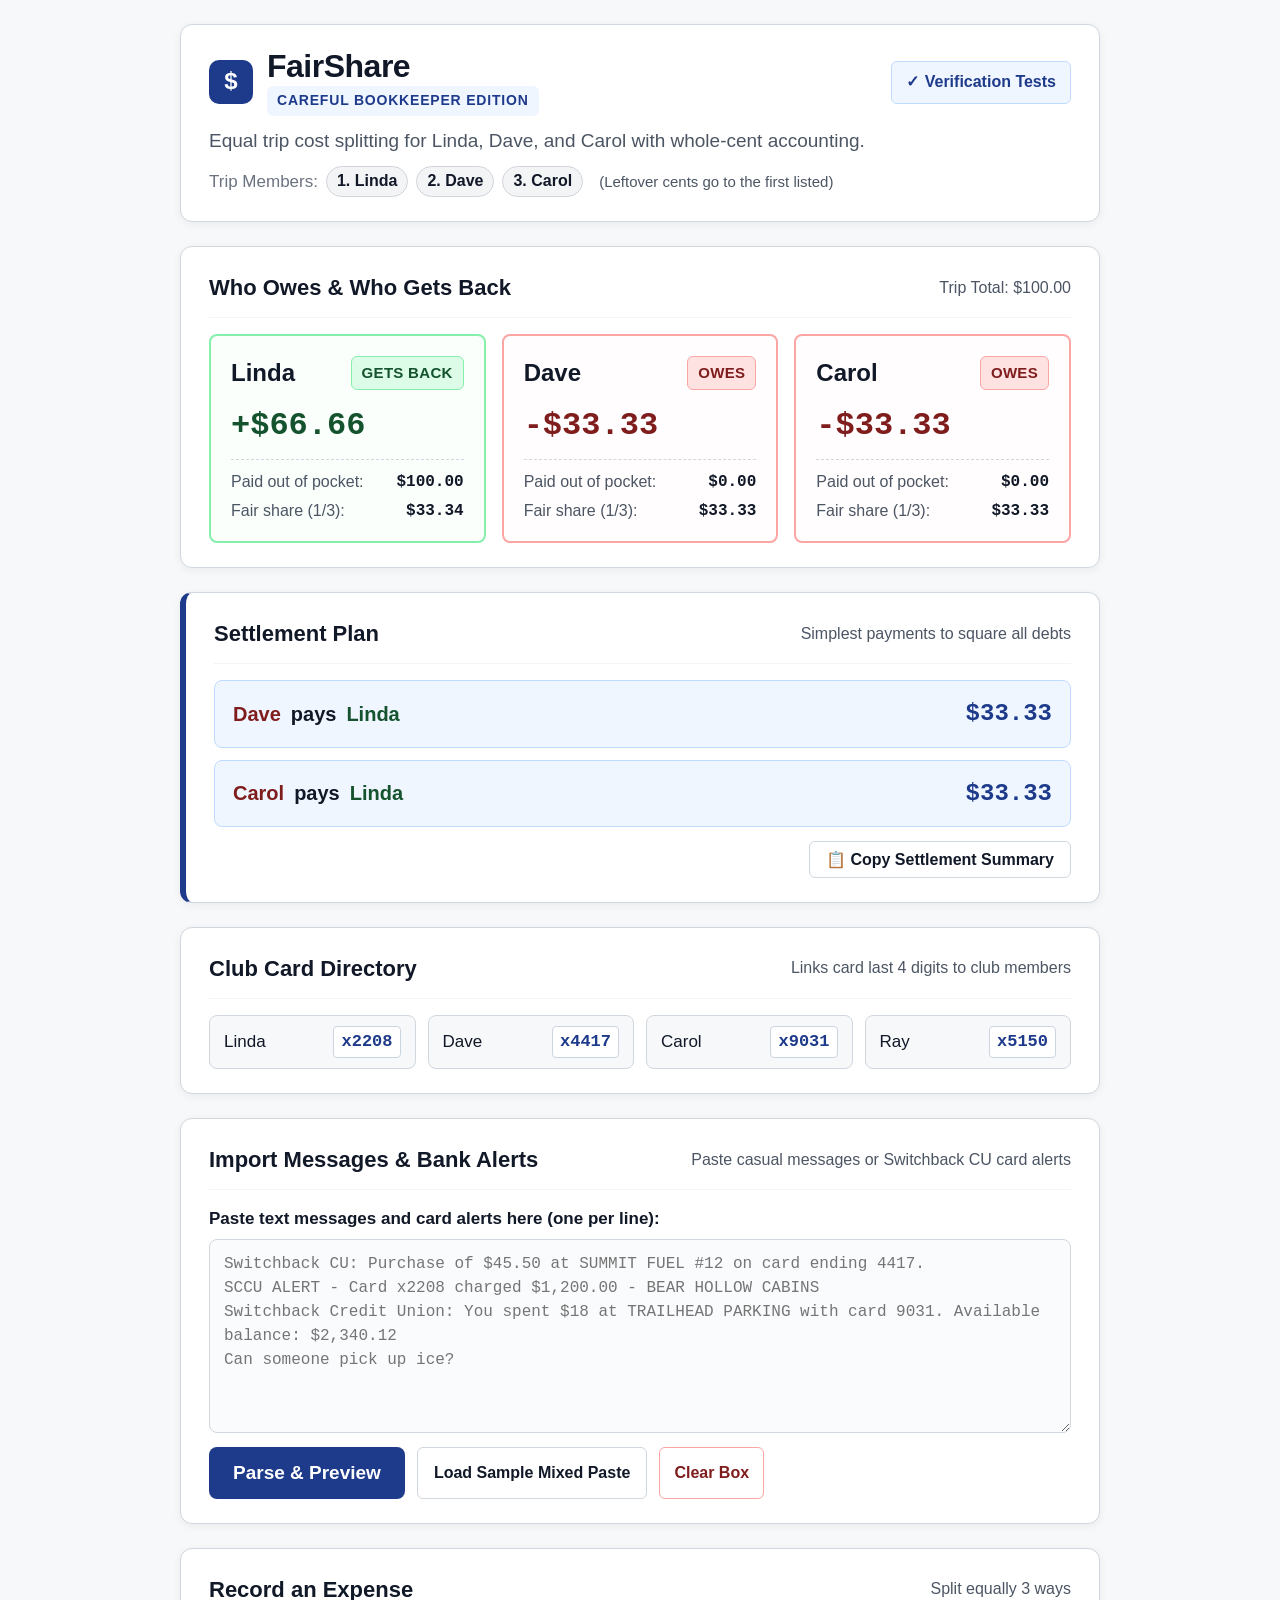
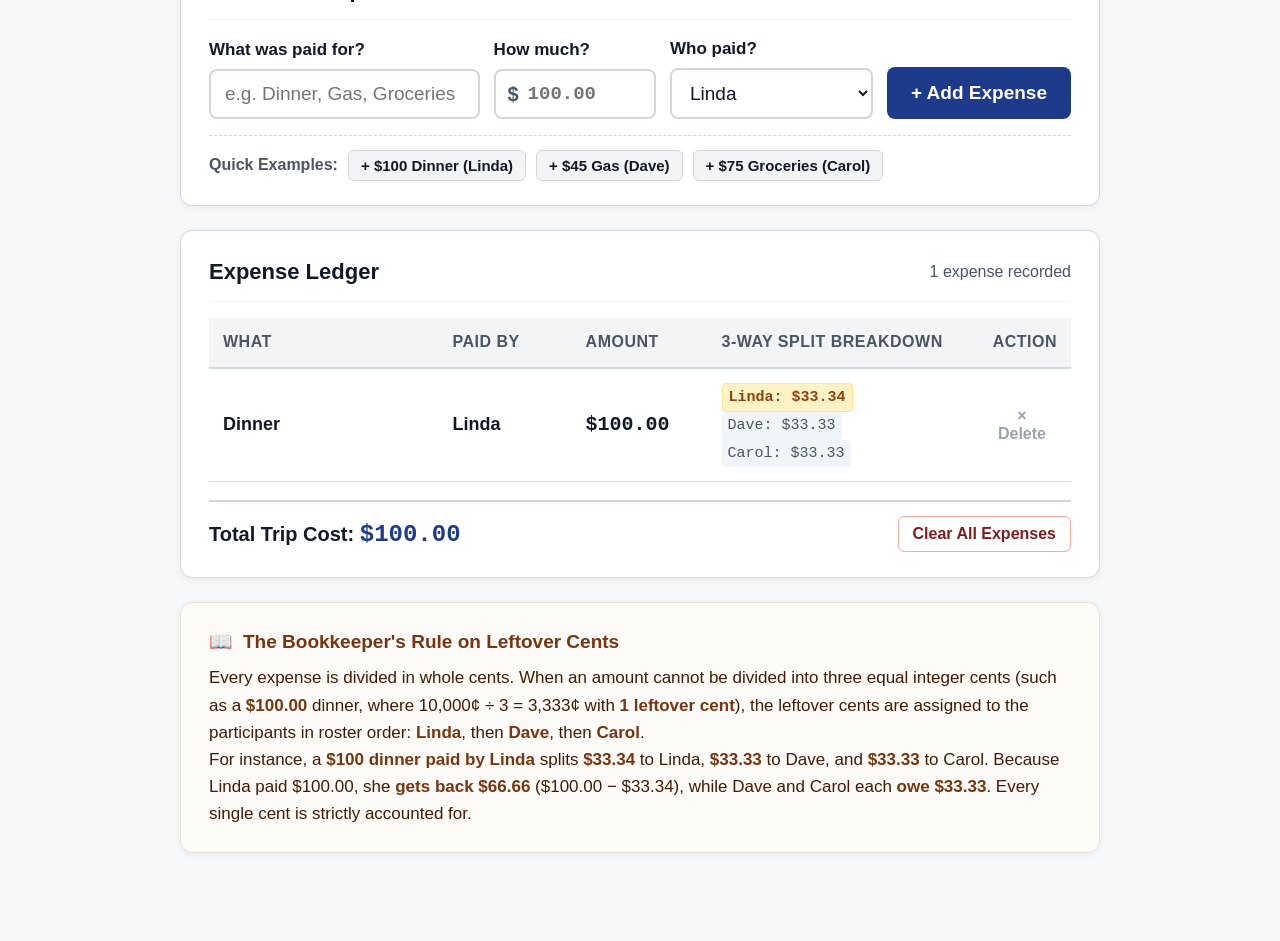
<file: Day1/subramanian_s2_hw1/fairshare/index.html>
<!DOCTYPE html>
<html lang="en">
<head>
  <meta charset="UTF-8">
  <meta name="viewport" content="width=device-width, initial-scale=1.0">
  <title>FairShare - Trip Cost Splitter for Linda, Dave & Carol</title>
  <link rel="stylesheet" href="style.css">
</head>
<body>
  <div class="container">
    <!-- Main Header -->
    <header class="app-header">
      <div class="header-top">
        <div class="brand">
          <div class="brand-icon">$</div>
          <div>
            <h1>FairShare</h1>
            <span class="header-badge">Careful Bookkeeper Edition</span>
          </div>
        </div>
        <div class="header-actions">
          <a href="tests.html" class="btn-header-link" title="Open unit verification tests">
            <span>&check;</span> Verification Tests
          </a>
        </div>
      </div>
      <p class="subtitle">Equal trip cost splitting for Linda, Dave, and Carol with whole-cent accounting.</p>
      <div class="participants-tagline">
        <span>Trip Members:</span>
        <span class="participant-chip">1. Linda</span>
        <span class="participant-chip">2. Dave</span>
        <span class="participant-chip">3. Carol</span>
        <span style="margin-left: 8px; font-size: 15px; color: var(--text-muted);">(Leftover cents go to the first listed)</span>
      </div>
    </header>

    <!-- Balances Overview ("Who owes and who gets back") -->
    <section class="card" aria-labelledby="balances-heading">
      <div class="card-title">
        <h2 id="balances-heading" style="font-size: 22px; font-weight: 700;">Who Owes &amp; Who Gets Back</h2>
        <span class="card-subtitle" id="trip-total-summary">Trip Total: $0.00</span>
      </div>
      <div class="balances-grid" id="balances-container" aria-live="polite">
        <!-- Rendered by app.js -->
      </div>
    </section>

    <!-- Settlement Plan ("How to Settle Up") -->
    <section class="card settlement-card" aria-labelledby="settlement-heading">
      <div class="card-title">
        <h2 id="settlement-heading" style="font-size: 22px; font-weight: 700;">Settlement Plan</h2>
        <span class="card-subtitle">Simplest payments to square all debts</span>
      </div>
      <div class="settlement-list" id="settlement-list">
        <!-- Rendered by app.js -->
      </div>
      <div class="settlement-footer" id="settlement-footer" style="display: none;">
        <button type="button" class="btn-secondary" id="btn-copy-settlement">
          📋 Copy Settlement Summary
        </button>
      </div>
    </section>

    <!-- Card Directory (Linda, Dave, Carol, Ray) -->
    <section class="card" aria-labelledby="card-directory-heading">
      <div class="card-title">
        <h2 id="card-directory-heading" style="font-size: 22px; font-weight: 700;">Club Card Directory</h2>
        <span class="card-subtitle">Links card last 4 digits to club members</span>
      </div>
      <div class="card-directory-grid" id="card-directory-list">
        <div class="card-dir-item"><span>Linda</span><code>x2208</code></div>
        <div class="card-dir-item"><span>Dave</span><code>x4417</code></div>
        <div class="card-dir-item"><span>Carol</span><code>x9031</code></div>
        <div class="card-dir-item"><span>Ray</span><code>x5150</code></div>
      </div>
    </section>

    <!-- Bank Alert & Text Message Import Box -->
    <section class="card import-card" aria-labelledby="import-heading">
      <div class="card-title">
        <h2 id="import-heading" style="font-size: 22px; font-weight: 700;">Import Messages &amp; Bank Alerts</h2>
        <span class="card-subtitle">Paste casual messages or Switchback CU card alerts</span>
      </div>

      <div class="form-group" style="margin-top: 10px;">
        <label for="import-textarea">Paste text messages and card alerts here (one per line):</label>
        <textarea id="import-textarea" rows="7" class="import-textarea" placeholder="Switchback CU: Purchase of $45.50 at SUMMIT FUEL #12 on card ending 4417.&#10;SCCU ALERT - Card x2208 charged $1,200.00 - BEAR HOLLOW CABINS&#10;Switchback Credit Union: You spent $18 at TRAILHEAD PARKING with card 9031. Available balance: $2,340.12&#10;Can someone pick up ice?"></textarea>
      </div>

      <div class="import-actions-bar">
        <button type="button" class="btn-primary" id="btn-parse-import">Parse &amp; Preview</button>
        <button type="button" class="btn-secondary" id="btn-load-sample">Load Sample Mixed Paste</button>
        <button type="button" class="btn-clear" id="btn-clear-import">Clear Box</button>
      </div>

      <!-- Live Preview Area -->
      <div id="import-preview-section" class="import-preview-box" style="display: none;">
        <div class="preview-header">
          <h3 style="font-size: 20px; font-weight: 700;">Import Preview</h3>
          <div class="preview-stats">
            <span class="stat-badge count-badge" id="preview-count">0 expenses</span>
            <span class="stat-badge total-badge" id="preview-total">$0.00</span>
          </div>
        </div>

        <!-- Valid items table -->
        <div class="preview-items-list" id="preview-items-container"></div>

        <!-- Needs Review Box -->
        <div class="needs-review-container" id="needs-review-container" style="display: none;">
          <div class="needs-review-header">
            <span style="font-size: 20px;">⚠️</span>
            <h4 style="font-size: 18px; font-weight: 700; color: #991b1b;">Needs Review (<span id="needs-review-count">0</span>)</h4>
            <span style="font-size: 15px; color: #7f1d1d; margin-left: 8px;">(These lines will NOT be imported until corrected)</span>
          </div>
          <ul class="needs-review-list" id="needs-review-list"></ul>
        </div>

        <div class="preview-actions">
          <button type="button" class="btn-primary" id="btn-confirm-import">Add <span id="confirm-import-count">0</span> Expenses to Ledger</button>
        </div>
      </div>
    </section>

    <!-- Add Expense Form -->
    <section class="card" aria-labelledby="add-expense-heading">
      <div class="card-title">
        <h2 id="add-expense-heading" style="font-size: 22px; font-weight: 700;">Record an Expense</h2>
        <span class="card-subtitle">Split equally 3 ways</span>
      </div>

      <form id="expense-form" novalidate>
        <div class="form-grid">
          <!-- Description -->
          <div class="form-group">
            <label for="expense-what">What was paid for?</label>
            <input type="text" id="expense-what" placeholder="e.g. Dinner, Gas, Groceries" required autocomplete="off">
          </div>

          <!-- Amount -->
          <div class="form-group">
            <label for="expense-amount">How much?</label>
            <div class="amount-input-wrapper">
              <span class="currency-symbol">$</span>
              <input type="text" id="expense-amount" placeholder="100.00" inputmode="decimal" required autocomplete="off">
            </div>
          </div>

          <!-- Paid By -->
          <div class="form-group">
            <label for="expense-paidby">Who paid?</label>
            <select id="expense-paidby" required>
              <option value="Linda">Linda</option>
              <option value="Dave">Dave</option>
              <option value="Carol">Carol</option>
            </select>
          </div>

          <!-- Submit Button -->
          <div class="form-group">
            <button type="submit" class="btn-primary" id="btn-add-expense">
              + Add Expense
            </button>
          </div>
        </div>

        <div id="form-error" class="error-banner" role="alert"></div>

        <!-- Quick Demo Presets -->
        <div class="presets-bar">
          <span class="presets-label">Quick Examples:</span>
          <button type="button" class="btn-preset" data-what="Dinner" data-amount="100.00" data-paidby="Linda">
            + $100 Dinner (Linda)
          </button>
          <button type="button" class="btn-preset" data-what="Gas" data-amount="45.00" data-paidby="Dave">
            + $45 Gas (Dave)
          </button>
          <button type="button" class="btn-preset" data-what="Groceries" data-amount="75.00" data-paidby="Carol">
            + $75 Groceries (Carol)
          </button>
        </div>
      </form>
    </section>

    <!-- Expense Ledger Table -->
    <section class="card" aria-labelledby="ledger-heading">
      <div class="card-title">
        <h2 id="ledger-heading" style="font-size: 22px; font-weight: 700;">Expense Ledger</h2>
        <span class="card-subtitle" id="ledger-count-label">0 expenses recorded</span>
      </div>

      <div class="ledger-table-wrapper">
        <table class="ledger-table">
          <thead>
            <tr>
              <th scope="col" style="width: 28%;">What</th>
              <th scope="col" style="width: 16%;">Paid By</th>
              <th scope="col" style="width: 16%;">Amount</th>
              <th scope="col" style="width: 32%;">3-Way Split Breakdown</th>
              <th scope="col" style="width: 8%; text-align: right;">Action</th>
            </tr>
          </thead>
          <tbody id="ledger-body">
            <!-- Rendered by app.js -->
          </tbody>
        </table>
      </div>

      <div class="ledger-footer" id="ledger-footer">
        <div class="total-stat">
          Total Trip Cost: <span class="total-amount-highlight" id="footer-total-amount">$0.00</span>
        </div>
        <button type="button" class="btn-clear" id="btn-clear-all">
          Clear All Expenses
        </button>
      </div>
    </section>

    <!-- Bookkeeper Note Card -->
    <div class="card note-card">
      <div class="note-header">
        <span>📖</span>
        <span>The Bookkeeper's Rule on Leftover Cents</span>
      </div>
      <p class="note-text">
        Every expense is divided in whole cents. When an amount cannot be divided into three equal integer cents (such as a <strong>$100.00</strong> dinner, where 10,000&cent; &divide; 3 = 3,333&cent; with <strong>1 leftover cent</strong>), the leftover cents are assigned to the participants in roster order: <strong>Linda</strong>, then <strong>Dave</strong>, then <strong>Carol</strong>.
        <br>
        For instance, a <strong>$100 dinner paid by Linda</strong> splits <strong>$33.34</strong> to Linda, <strong>$33.33</strong> to Dave, and <strong>$33.33</strong> to Carol. Because Linda paid $100.00, she <strong>gets back $66.66</strong> ($100.00 &minus; $33.34), while Dave and Carol each <strong>owe $33.33</strong>. Every single cent is strictly accounted for.
      </p>
    </div>
  </div>

  <!-- Scripts -->
  <script src="money.js"></script>
  <script src="importer.js"></script>
  <script src="app.js"></script>
</body>
</html>
</file>
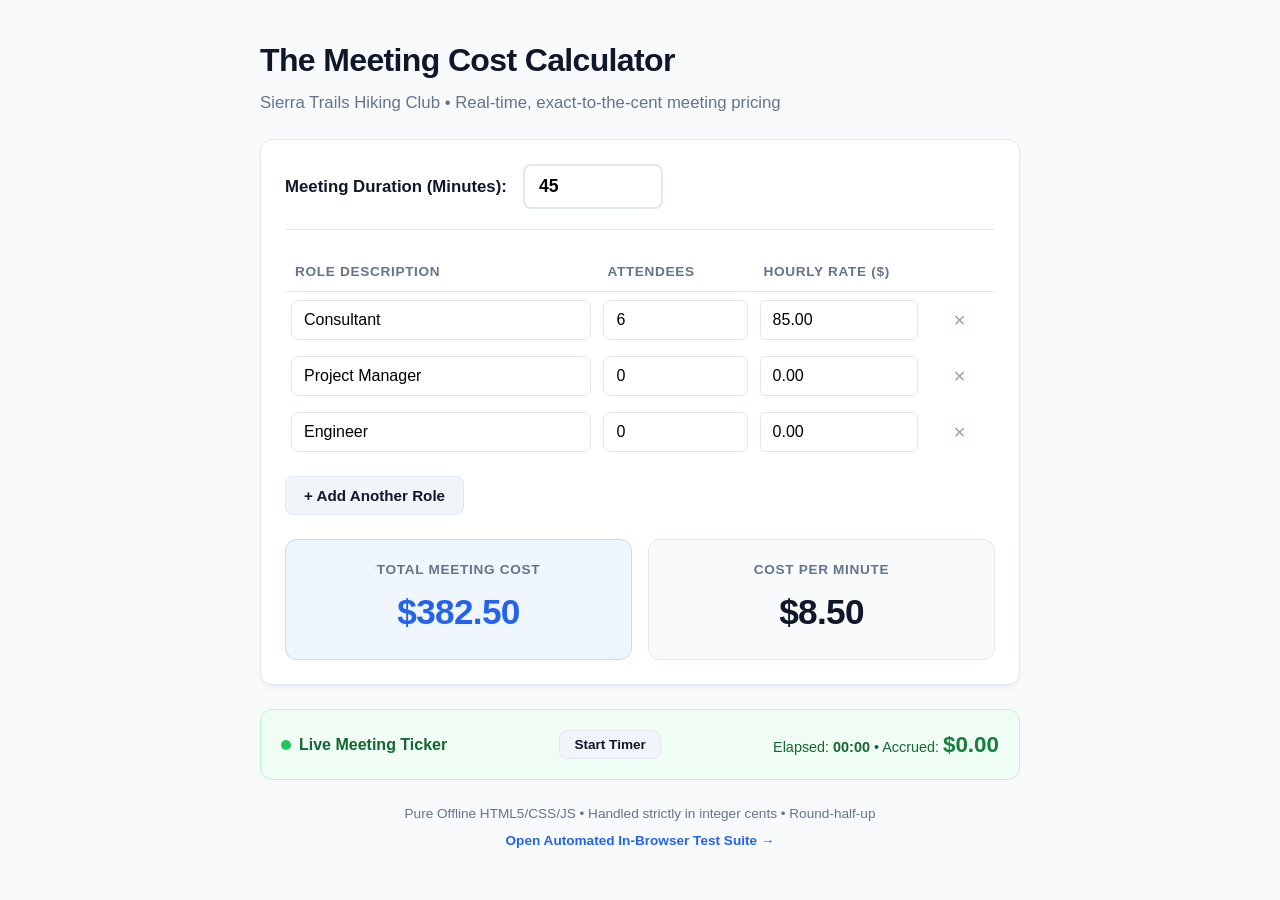
<file: Day2_HW1/subramanian_s1_hw1/app/index.html>
<!DOCTYPE html>
<html lang="en">
<head>
  <meta charset="UTF-8">
  <meta name="viewport" content="width=device-width, initial-scale=1.0">
  <title>The Meeting Cost Calculator — Sierra Trails Hiking Club</title>
  <style>
    :root {
      --bg: #f8fafc;
      --card-bg: #ffffff;
      --primary: #2563eb;
      --primary-hover: #1d4ed8;
      --text-main: #0f172a;
      --text-muted: #64748b;
      --border: #e2e8f0;
      --success: #16a34a;
      --warning-bg: #fef3c7;
      --warning-text: #92400e;
      --danger: #dc2626;
      --radius: 12px;
    }

    * { box-sizing: border-box; margin: 0; padding: 0; }

    body {
      font-family: -apple-system, BlinkMacSystemFont, "Segoe UI", Roboto, Helvetica, Arial, sans-serif;
      background-color: var(--bg);
      color: var(--text-main);
      padding: 36px 16px;
      line-height: 1.5;
    }

    .container {
      max-width: 760px;
      margin: 0 auto;
    }

    .header {
      margin-bottom: 24px;
    }

    .header h1 {
      font-size: 2rem;
      font-weight: 800;
      color: var(--text-main);
      letter-spacing: -0.02em;
      margin-bottom: 6px;
    }

    .header p {
      color: var(--text-muted);
      font-size: 1.05rem;
    }

    .card {
      background: var(--card-bg);
      border: 1px solid var(--border);
      border-radius: var(--radius);
      padding: 24px;
      box-shadow: 0 4px 6px -1px rgba(0, 0, 0, 0.05);
      margin-bottom: 24px;
    }

    /* Duration section */
    .duration-group {
      display: flex;
      align-items: center;
      gap: 16px;
      margin-bottom: 24px;
      padding-bottom: 20px;
      border-bottom: 1px solid var(--border);
      flex-wrap: wrap;
    }

    .duration-group label {
      font-weight: 700;
      font-size: 1.05rem;
    }

    .input-minutes {
      width: 140px;
      padding: 10px 14px;
      font-size: 1.1rem;
      font-weight: 600;
      border: 2px solid var(--border);
      border-radius: 8px;
      outline: none;
      transition: border-color 0.2s;
    }

    .input-minutes:focus {
      border-color: var(--primary);
    }

    /* Role rows table */
    .roles-table {
      width: 100%;
      border-collapse: collapse;
      margin-bottom: 16px;
    }

    .roles-table th {
      text-align: left;
      font-size: 0.85rem;
      font-weight: 700;
      text-transform: uppercase;
      letter-spacing: 0.05em;
      color: var(--text-muted);
      padding: 8px 10px;
      border-bottom: 1px solid var(--border);
    }

    .role-row td {
      padding: 8px 6px;
      vertical-align: middle;
    }

    .input-field {
      width: 100%;
      padding: 10px 12px;
      font-size: 1rem;
      border: 1px solid var(--border);
      border-radius: 6px;
      outline: none;
    }

    .input-field:focus {
      border-color: var(--primary);
    }

    .col-role { width: 44%; }
    .col-people { width: 22%; }
    .col-rate { width: 24%; }
    .col-action { width: 10%; text-align: center; }

    .btn {
      display: inline-flex;
      align-items: center;
      justify-content: center;
      padding: 10px 18px;
      font-size: 0.95rem;
      font-weight: 600;
      border-radius: 8px;
      border: none;
      cursor: pointer;
      transition: background-color 0.15s;
    }

    .btn-secondary {
      background-color: #f1f5f9;
      color: var(--text-main);
      border: 1px solid var(--border);
    }

    .btn-secondary:hover {
      background-color: #e2e8f0;
    }

    .btn-danger-icon {
      background: none;
      border: none;
      color: #94a3b8;
      font-size: 1.3rem;
      cursor: pointer;
      padding: 4px 8px;
      border-radius: 6px;
    }

    .btn-danger-icon:hover {
      color: var(--danger);
      background-color: #fee2e2;
    }

    /* Results Dashboard */
    .results-grid {
      display: grid;
      grid-template-columns: 1fr 1fr;
      gap: 16px;
      margin-top: 24px;
    }

    .result-box {
      background: #f8fafc;
      border: 1px solid var(--border);
      border-radius: var(--radius);
      padding: 20px;
      text-align: center;
    }

    .result-label {
      font-size: 0.85rem;
      font-weight: 700;
      text-transform: uppercase;
      letter-spacing: 0.05em;
      color: var(--text-muted);
      margin-bottom: 6px;
    }

    .result-value {
      font-size: 2.2rem;
      font-weight: 800;
      color: var(--text-main);
      letter-spacing: -0.02em;
    }

    .result-box.highlight {
      background: #eff6ff;
      border-color: #bfdbfe;
    }

    .result-box.highlight .result-value {
      color: var(--primary);
    }

    /* Alerts and Messages */
    .notice {
      padding: 12px 16px;
      border-radius: 8px;
      font-size: 0.9rem;
      margin-top: 16px;
      display: none;
    }

    .notice.warning {
      display: block;
      background: var(--warning-bg);
      color: var(--warning-text);
      border: 1px solid #fcd34d;
    }

    .notice.error {
      display: block;
      background: #fee2e2;
      color: #991b1b;
      border: 1px solid #f87171;
    }

    /* Live Ticker Mode (Bonus Challenge) */
    .live-mode-card {
      margin-top: 20px;
      padding: 18px 20px;
      background: #f0fdf4;
      border: 1px solid #bbf7d0;
      border-radius: var(--radius);
      display: flex;
      justify-content: space-between;
      align-items: center;
      flex-wrap: wrap;
      gap: 12px;
    }

    .live-title {
      font-weight: 700;
      color: #166534;
      display: flex;
      align-items: center;
      gap: 8px;
    }

    .pulse-dot {
      width: 10px;
      height: 10px;
      border-radius: 50%;
      background: #22c55e;
      box-shadow: 0 0 0 0 rgba(34, 197, 94, 0.7);
      animation: pulse 1.5s infinite;
    }

    @keyframes pulse {
      0% { box-shadow: 0 0 0 0 rgba(34, 197, 94, 0.7); }
      70% { box-shadow: 0 0 0 6px rgba(34, 197, 94, 0); }
      100% { box-shadow: 0 0 0 0 rgba(34, 197, 94, 0); }
    }

    .live-cost {
      font-size: 1.4rem;
      font-weight: 800;
      color: #15803d;
    }

    .footer {
      text-align: center;
      color: var(--text-muted);
      font-size: 0.85rem;
      margin-top: 24px;
    }

    @media (max-width: 600px) {
      .results-grid { grid-template-columns: 1fr; }
      .role-row td { display: block; width: 100%; padding: 4px 0; }
      .col-action { text-align: left; margin-bottom: 12px; }
      .roles-table thead { display: none; }
    }
  </style>
</head>
<body>
  <div class="container">
    <header class="header">
      <h1>The Meeting Cost Calculator</h1>
      <p>Sierra Trails Hiking Club &bull; Real-time, exact-to-the-cent meeting pricing</p>
    </header>

    <div class="card">
      <!-- Meeting Duration Input -->
      <div class="duration-group">
        <label for="meetingMinutes">Meeting Duration (Minutes):</label>
        <input type="number" id="meetingMinutes" class="input-minutes" value="45" min="0" step="1">
      </div>

      <!-- Attendees Table -->
      <table class="roles-table" id="rolesTable">
        <thead>
          <tr>
            <th class="col-role">Role Description</th>
            <th class="col-people">Attendees</th>
            <th class="col-rate">Hourly Rate ($)</th>
            <th class="col-action"></th>
          </tr>
        </thead>
        <tbody id="rolesBody">
          <!-- Populated by script -->
        </tbody>
      </table>

      <button id="addRoleBtn" class="btn btn-secondary">+ Add Another Role</button>

      <!-- Alert Box -->
      <div id="noticeBox" class="notice"></div>

      <!-- Real-Time Results -->
      <div class="results-grid">
        <div class="result-box highlight">
          <div class="result-label">Total Meeting Cost</div>
          <div class="result-value" id="totalCostDisplay">$0.00</div>
        </div>
        <div class="result-box">
          <div class="result-label">Cost Per Minute</div>
          <div class="result-value" id="costPerMinuteDisplay">$0.00</div>
        </div>
      </div>
    </div>

    <!-- Live "Meeting So Far" Mode (Bonus Challenge) -->
    <div class="live-mode-card" id="liveTickerCard">
      <div class="live-title">
        <span class="pulse-dot"></span>
        <span>Live Meeting Ticker</span>
      </div>
      <div>
        <button id="liveToggleBtn" class="btn btn-secondary" style="padding: 6px 14px; font-size: 0.85rem;">Start Timer</button>
      </div>
      <div style="font-size: 0.9rem; color: #166534;">
        Elapsed: <strong id="liveElapsed">00:00</strong> &bull; Accrued: <strong id="liveCost" class="live-cost">$0.00</strong>
      </div>
    </div>

    <div class="footer">
      <p>Pure Offline HTML5/CSS/JS &bull; Handled strictly in integer cents &bull; Round-half-up</p>
      <p style="margin-top: 6px;"><a href="tests.html" style="color: var(--primary); text-decoration: none; font-weight: 600;">Open Automated In-Browser Test Suite &rarr;</a></p>
    </div>
  </div>

  <script>
    /**
     * Exact Money Calculation Engine
     * 1. Never use floating point dollars.
     * 2. Rates parsed into integer cents: dollars * 100.
     * 3. Total cents = Math.round((total_hourly_rate_cents * minutes) / 60).
     * 4. Cost per minute = Math.round(total_hourly_rate_cents / 60) if minutes > 0 else 0.
     * 5. Half-cents round up to nearest cent (Round Half Up).
     */

    // Initial 3 rows
    let rolesData = [
      { name: "Consultant", attendees: 6, rate: "85.00" },
      { name: "Project Manager", attendees: 0, rate: "0.00" },
      { name: "Engineer", attendees: 0, rate: "0.00" }
    ];

    const rolesBody = document.getElementById("rolesBody");
    const meetingMinutesInput = document.getElementById("meetingMinutes");
    const totalCostDisplay = document.getElementById("totalCostDisplay");
    const costPerMinuteDisplay = document.getElementById("costPerMinuteDisplay");
    const noticeBox = document.getElementById("noticeBox");
    const addRoleBtn = document.getElementById("addRoleBtn");

    // Live ticker variables
    let liveTimer = null;
    let liveSeconds = 0;
    const liveToggleBtn = document.getElementById("liveToggleBtn");
    const liveElapsed = document.getElementById("liveElapsed");
    const liveCost = document.getElementById("liveCost");

    /**
     * Parse dollar string to exact integer cents
     */
    function parseDollarsToCents(val) {
      if (val === null || val === undefined) return 0;
      let str = String(val).trim().replace(/^\$/, "").replace(/,/g, "");
      if (!str) return 0;
      let num = parseFloat(str);
      if (isNaN(num)) throw new Error("Invalid rate");
      if (num < 0) throw new Error("Negative rate");
      return Math.round(num * 100);
    }

    /**
     * Format integer cents into currency string with commas
     */
    function formatCents(cents) {
      if (cents < 0) cents = 0;
      let dollars = Math.floor(cents / 100);
      let remCents = cents % 100;
      let formattedDollars = dollars.toLocaleString("en-US");
      return "$" + formattedDollars + "." + (remCents < 10 ? "0" : "") + remCents;
    }

    /**
     * Render role rows in DOM
     */
    function renderRows() {
      rolesBody.innerHTML = "";
      rolesData.forEach((role, idx) => {
        const tr = document.createElement("tr");
        tr.className = "role-row";
        tr.innerHTML = `
          <td class="col-role">
            <input type="text" class="input-field role-name" value="${role.name}" placeholder="e.g. Director" data-idx="${idx}">
          </td>
          <td class="col-people">
            <input type="number" class="input-field role-attendees" value="${role.attendees}" min="0" step="1" data-idx="${idx}">
          </td>
          <td class="col-rate">
            <input type="text" class="input-field role-rate" value="${role.rate}" placeholder="0.00" data-idx="${idx}">
          </td>
          <td class="col-action">
            ${rolesData.length > 1 ? `<button type="button" class="btn-danger-icon" data-del="${idx}" title="Delete row">&times;</button>` : ''}
          </td>
        `;
        rolesBody.appendChild(tr);
      });
      calculate();
    }

    /**
     * Main recalculation function
     */
    function calculate() {
      noticeBox.className = "notice";
      noticeBox.textContent = "";

      let rawMinutes = meetingMinutesInput.value;
      if (rawMinutes === "" || isNaN(rawMinutes)) {
        noticeBox.className = "notice error";
        noticeBox.textContent = "Please enter a valid number of meeting minutes.";
        totalCostDisplay.textContent = "$0.00";
        costPerMinuteDisplay.textContent = "$0.00";
        return;
      }

      let minutes = parseInt(rawMinutes, 10);
      if (minutes < 0) {
        noticeBox.className = "notice error";
        noticeBox.textContent = "Meeting duration cannot be negative.";
        totalCostDisplay.textContent = "$0.00";
        costPerMinuteDisplay.textContent = "$0.00";
        return;
      }

      let totalHourlyRateCents = 0;
      let totalAttendees = 0;
      let hasError = false;

      // Extract current row values
      const nameInputs = document.querySelectorAll(".role-name");
      const attendeesInputs = document.querySelectorAll(".role-attendees");
      const rateInputs = document.querySelectorAll(".role-rate");

      for (let i = 0; i < attendeesInputs.length; i++) {
        let nameVal = nameInputs[i].value.trim();
        let attendeesVal = attendeesInputs[i].value;
        let rateVal = rateInputs[i].value;

        let people = parseInt(attendeesVal, 10);
        if (isNaN(people) || people < 0) {
          noticeBox.className = "notice error";
          noticeBox.textContent = "Attendee counts must be non-negative whole numbers.";
          hasError = true;
          break;
        }

        let rateCents = 0;
        try {
          rateCents = parseDollarsToCents(rateVal);
        } catch (e) {
          noticeBox.className = "notice error";
          noticeBox.textContent = "Hourly rates must be valid positive numbers.";
          hasError = true;
          break;
        }

        totalAttendees += people;
        totalHourlyRateCents += (people * rateCents);
      }

      if (hasError) {
        totalCostDisplay.textContent = "$0.00";
        costPerMinuteDisplay.textContent = "$0.00";
        return;
      }

      // Check upper limit thresholds
      if (minutes > 1440) {
        noticeBox.className = "notice warning";
        noticeBox.textContent = "Notice: Meeting duration exceeds 24 hours. Ensure inputs reflect an all-day offsite.";
      } else if (totalAttendees > 500) {
        noticeBox.className = "notice warning";
        noticeBox.textContent = "Notice: Large meeting (" + totalAttendees + " attendees). Figures reflect all-hands scale.";
      }

      // 0-minute or 0-attendee cases: NEVER NaN or Infinity
      if (minutes === 0 || totalHourlyRateCents === 0) {
        totalCostDisplay.textContent = "$0.00";
        costPerMinuteDisplay.textContent = "$0.00";
        return;
      }

      // Exact integer cents arithmetic (Round Half Up)
      let totalCostCents = Math.round((totalHourlyRateCents * minutes) / 60);
      let costPerMinuteCents = Math.round(totalHourlyRateCents / 60);

      totalCostDisplay.textContent = formatCents(totalCostCents);
      costPerMinuteDisplay.textContent = formatCents(costPerMinuteCents);

      updateLiveCost(totalHourlyRateCents);
    }

    // Dynamic row addition & deletion
    addRoleBtn.addEventListener("click", () => {
      rolesData.push({ name: "", attendees: 1, rate: "50.00" });
      renderRows();
    });

    rolesBody.addEventListener("click", (e) => {
      if (e.target.hasAttribute("data-del")) {
        let idx = parseInt(e.target.getAttribute("data-del"), 10);
        rolesData.splice(idx, 1);
        renderRows();
      }
    });

    // Reactive input updates
    rolesBody.addEventListener("input", (e) => {
      let idx = e.target.getAttribute("data-idx");
      if (idx !== null) {
        if (e.target.classList.contains("role-name")) rolesData[idx].name = e.target.value;
        if (e.target.classList.contains("role-attendees")) rolesData[idx].attendees = e.target.value;
        if (e.target.classList.contains("role-rate")) rolesData[idx].rate = e.target.value;
      }
      calculate();
    });

    meetingMinutesInput.addEventListener("input", calculate);

    // Live Ticker Mode Implementation
    liveToggleBtn.addEventListener("click", () => {
      if (liveTimer) {
        clearInterval(liveTimer);
        liveTimer = null;
        liveToggleBtn.textContent = "Resume Timer";
      } else {
        liveToggleBtn.textContent = "Pause Timer";
        liveTimer = setInterval(() => {
          liveSeconds++;
          let mins = Math.floor(liveSeconds / 60);
          let secs = liveSeconds % 60;
          liveElapsed.textContent = (mins < 10 ? "0" : "") + mins + ":" + (secs < 10 ? "0" : "") + secs;
          calculate();
        }, 1000);
      }
    });

    function updateLiveCost(hourlyRateCents) {
      if (!liveTimer && liveSeconds === 0) {
        liveCost.textContent = "$0.00";
        return;
      }
      // Accrue per second
      let accruedCents = Math.round((hourlyRateCents * liveSeconds) / 3600);
      liveCost.textContent = formatCents(accruedCents);
    }

    // Initial render
    renderRows();
  </script>
</body>
</html>
</file>
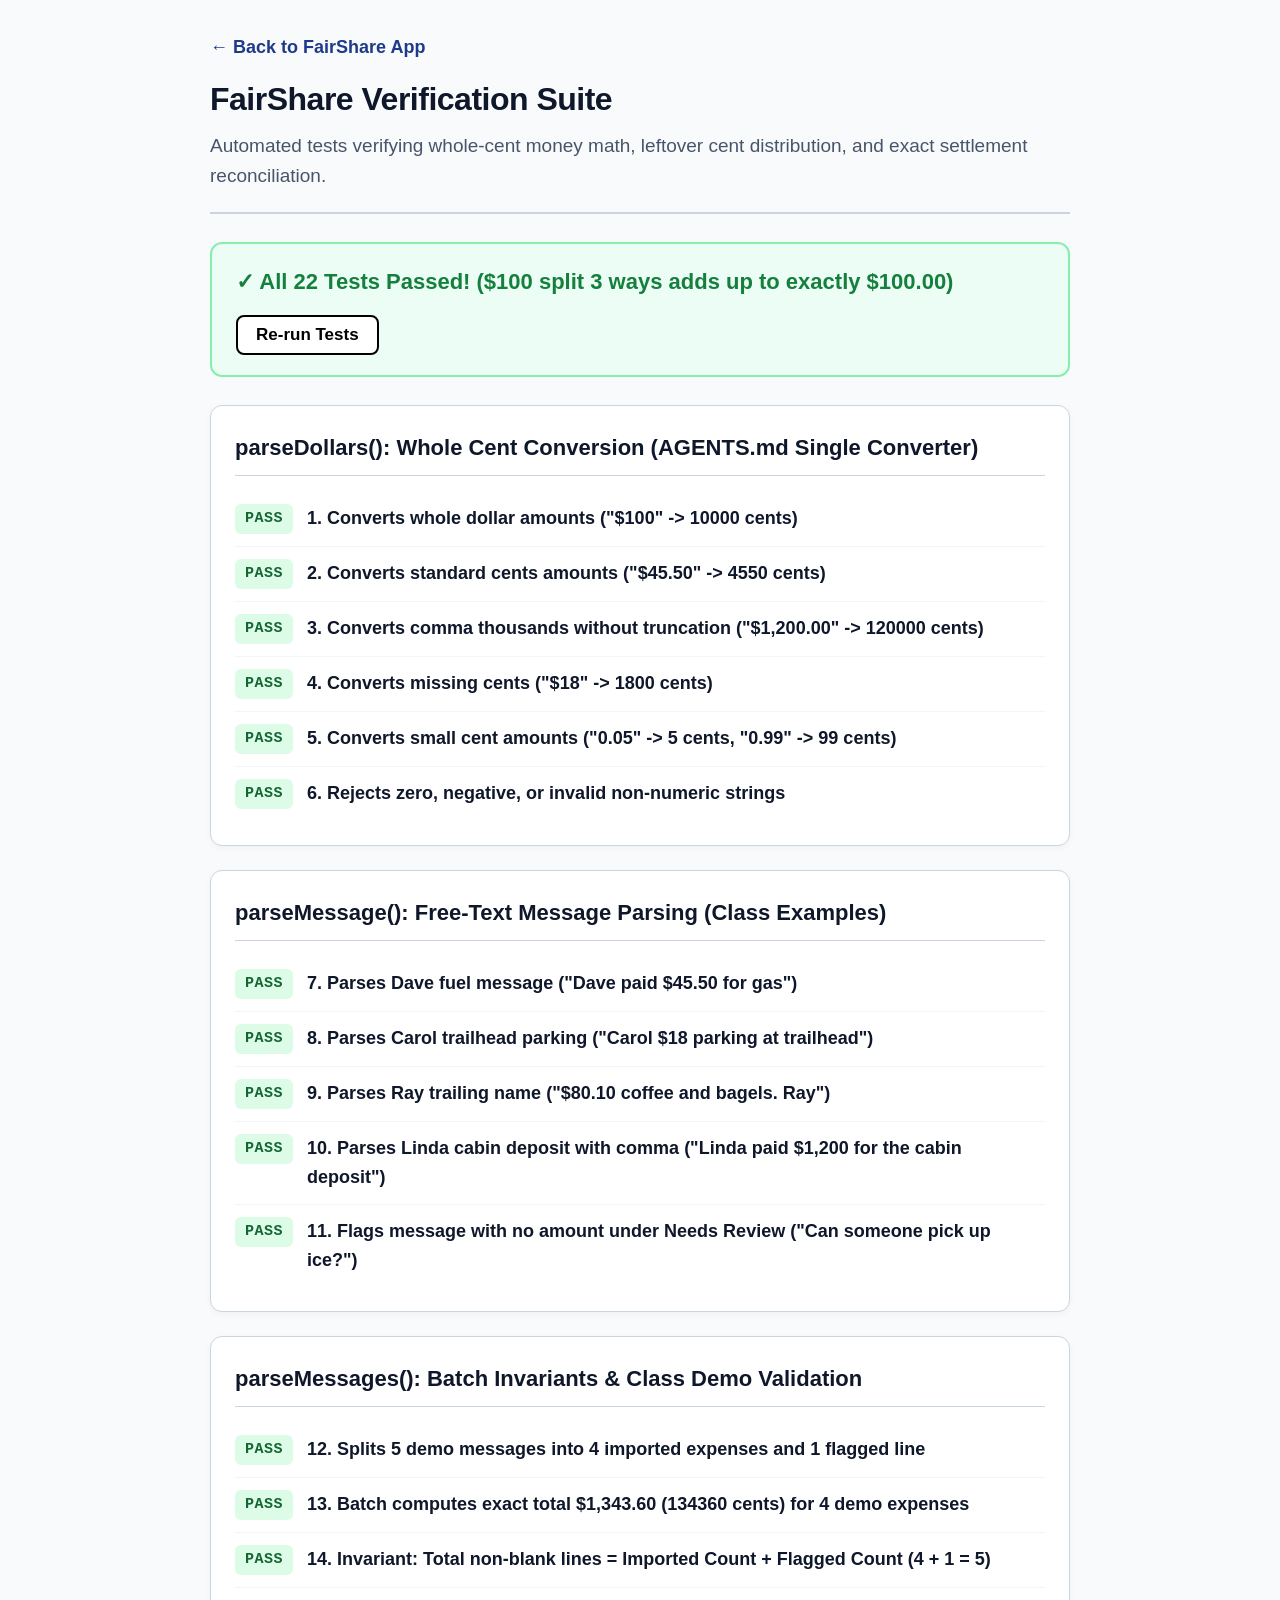
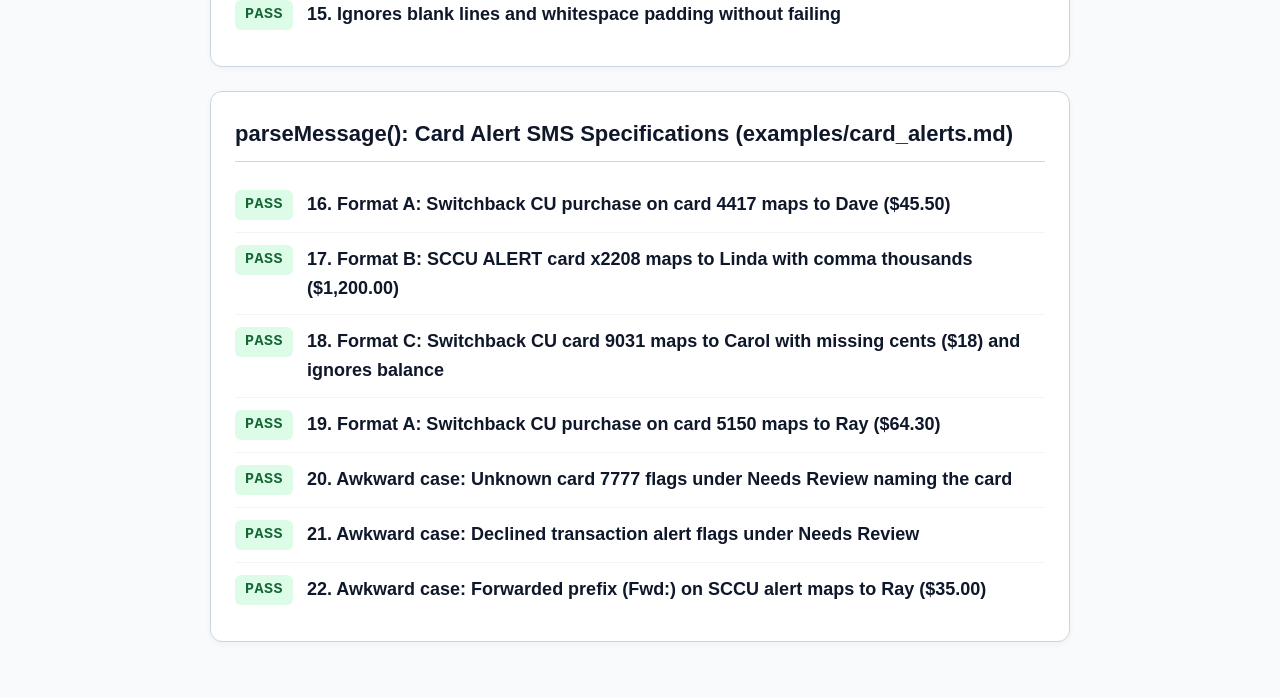
<file: Day1/subramanian_s2_hw1/fairshare/tests.html>
<!DOCTYPE html>
<html lang="en">
<head>
  <meta charset="UTF-8">
  <meta name="viewport" content="width=device-width, initial-scale=1.0">
  <title>FairShare - Bookkeeper Verification Tests</title>
  <style>
    :root {
      --bg: #f8fafc;
      --card-bg: #ffffff;
      --text: #0f172a;
      --text-muted: #475569;
      --border: #cbd5e1;
      --primary: #1e3a8a;
      --success: #15803d;
      --success-bg: #ecfdf5;
      --success-border: #86efac;
      --fail: #b91c1c;
      --fail-bg: #fef2f2;
      --fail-border: #fca5a5;
      --code-bg: #f1f5f9;
    }

    * {
      box-sizing: border-box;
      margin: 0;
      padding: 0;
    }

    body {
      font-family: -apple-system, BlinkMacSystemFont, "Segoe UI", Roboto, Helvetica, Arial, sans-serif;
      font-size: 19px;
      line-height: 1.6;
      background-color: var(--bg);
      color: var(--text);
      padding: 32px 20px;
    }

    .container {
      max-width: 860px;
      margin: 0 auto;
    }

    header {
      margin-bottom: 28px;
      padding-bottom: 20px;
      border-bottom: 2px solid var(--border);
    }

    .nav-link {
      display: inline-block;
      margin-bottom: 12px;
      color: var(--primary);
      text-decoration: none;
      font-weight: 600;
      font-size: 18px;
    }
    .nav-link:hover {
      text-decoration: underline;
    }

    h1 {
      font-size: 32px;
      color: var(--text);
      letter-spacing: -0.5px;
      margin-bottom: 6px;
    }

    .subtitle {
      font-size: 19px;
      color: var(--text-muted);
    }

    .status-banner {
      display: flex;
      align-items: center;
      justify-content: space-between;
      flex-wrap: wrap;
      gap: 16px;
      padding: 20px 24px;
      border-radius: 12px;
      margin-bottom: 28px;
      font-weight: 700;
      font-size: 22px;
    }
    .status-banner.all-pass {
      background: var(--success-bg);
      border: 2px solid var(--success-border);
      color: var(--success);
    }
    .status-banner.has-fail {
      background: var(--fail-bg);
      border: 2px solid var(--fail-border);
      color: var(--fail);
    }

    .btn-rerun {
      background: #ffffff;
      border: 2px solid currentColor;
      padding: 8px 18px;
      border-radius: 8px;
      font-size: 17px;
      font-weight: 700;
      cursor: pointer;
    }
    .btn-rerun:hover {
      background: rgba(0,0,0,0.04);
    }

    .suite-card {
      background: var(--card-bg);
      border: 1px solid var(--border);
      border-radius: 12px;
      padding: 24px;
      margin-bottom: 24px;
      box-shadow: 0 2px 6px rgba(0,0,0,0.04);
    }

    .suite-header {
      font-size: 22px;
      font-weight: 700;
      margin-bottom: 16px;
      padding-bottom: 10px;
      border-bottom: 1px solid var(--border);
      display: flex;
      justify-content: space-between;
      align-items: center;
    }

    .test-item {
      display: flex;
      align-items: flex-start;
      gap: 14px;
      padding: 12px 0;
      border-bottom: 1px solid #f1f5f9;
      font-size: 18px;
    }
    .test-item:last-child {
      border-bottom: none;
    }

    .badge {
      display: inline-block;
      padding: 3px 10px;
      border-radius: 6px;
      font-size: 15px;
      font-weight: 800;
      letter-spacing: 0.5px;
      flex-shrink: 0;
      font-family: ui-monospace, "SF Mono", monospace;
    }
    .badge-pass {
      background: #dcfce7;
      color: #166534;
    }
    .badge-fail {
      background: #fee2e2;
      color: #991b1b;
    }

    .test-details {
      flex: 1;
    }
    .test-name {
      font-weight: 600;
      color: var(--text);
    }
    .test-desc {
      color: var(--text-muted);
      font-size: 16px;
      margin-top: 3px;
    }
    .test-error {
      margin-top: 8px;
      padding: 10px;
      background: #fef2f2;
      border-left: 4px solid var(--fail);
      color: var(--fail);
      font-family: ui-monospace, "SF Mono", monospace;
      font-size: 15px;
      border-radius: 4px;
    }

    .math-box {
      background: var(--code-bg);
      border: 1px solid var(--border);
      border-radius: 8px;
      padding: 14px 18px;
      margin-top: 10px;
      font-family: ui-monospace, "SF Mono", monospace;
      font-size: 17px;
      line-height: 1.6;
    }

    .highlight-pass {
      color: var(--success);
      font-weight: 700;
    }
  </style>
</head>
<body>
  <div class="container">
    <header>
      <a href="index.html" class="nav-link">&larr; Back to FairShare App</a>
      <h1>FairShare Verification Suite</h1>
      <p class="subtitle">Automated tests verifying whole-cent money math, leftover cent distribution, and exact settlement reconciliation.</p>
    </header>

    <div id="status-banner" class="status-banner">
      <span id="summary-text">Running tests...</span>
      <button class="btn-rerun" onclick="runAllTests()">Re-run Tests</button>
    </div>

    <div id="test-results"></div>
  </div>

  <!-- Load pure money math and FairShare importer -->
  <script src="money.js"></script>
  <script src="importer.js"></script>

  <script>
    const testSuites = [];

    function suite(name, fn) {
      testSuites.push({ name, fn });
    }

    function assert(condition, message) {
      if (!condition) {
        throw new Error(message || 'Assertion failed');
      }
    }

    function assertEqual(actual, expected, message) {
      if (actual !== expected) {
        throw new Error(`${message || 'Failed'}: Expected [${expected}] but got [${actual}]`);
      }
    }

    function assertDeepEqual(actual, expected, message) {
      const a = JSON.stringify(actual);
      const e = JSON.stringify(expected);
      if (a !== e) {
        throw new Error(`${message || 'Failed'}: Expected ${e} but got ${a}`);
      }
    }
  </script>

  <!-- Load Importer Test Suite -->
  <script src="tests.js"></script>

  <script>
    // --- TEST RUNNER ---


    function runAllTests() {
      const resultsContainer = document.getElementById('test-results');
      const statusBanner = document.getElementById('status-banner');
      const summaryText = document.getElementById('summary-text');

      resultsContainer.innerHTML = '';

      let totalTests = 0;
      let passedTests = 0;
      let failedTests = 0;

      for (const s of testSuites) {
        const suiteCard = document.createElement('div');
        suiteCard.className = 'suite-card';

        const suiteHeader = document.createElement('div');
        suiteHeader.className = 'suite-header';
        suiteHeader.innerHTML = `<span>${s.name}</span>`;
        suiteCard.appendChild(suiteHeader);

        const tests = [];
        s.fn((testName, fn) => {
          tests.push({ testName, fn });
        });

        for (const t of tests) {
          totalTests++;
          const item = document.createElement('div');
          item.className = 'test-item';

          let passed = false;
          let errorMsg = '';

          try {
            t.fn();
            passed = true;
            passedTests++;
          } catch (err) {
            passed = false;
            failedTests++;
            errorMsg = err.message || String(err);
          }

          const badge = document.createElement('span');
          badge.className = `badge ${passed ? 'badge-pass' : 'badge-fail'}`;
          badge.textContent = passed ? 'PASS' : 'FAIL';

          const details = document.createElement('div');
          details.className = 'test-details';

          const nameEl = document.createElement('div');
          nameEl.className = 'test-name';
          nameEl.textContent = t.testName;
          details.appendChild(nameEl);

          if (!passed) {
            const errEl = document.createElement('div');
            errEl.className = 'test-error';
            errEl.textContent = errorMsg;
            details.appendChild(errEl);
          }

          // Special highlight for the primary prompt requirement
          if (t.testName.includes('Shares add up to exactly $100.00')) {
            const mathBox = document.createElement('div');
            mathBox.className = 'math-box';
            mathBox.innerHTML = `
              <strong>Primary Prompt Check:</strong><br>
              Linda's share: $33.34 (3,334¢)<br>
              Dave's share: &nbsp;$33.33 (3,333¢)<br>
              Carol's share: $33.33 (3,333¢)<br>
              ----------------------------------<br>
              Total Sum: &nbsp; &nbsp; <span class="highlight-pass">$100.00 (10,000¢) &check; Exact Match</span>
            `;
            details.appendChild(mathBox);
          }

          item.appendChild(badge);
          item.appendChild(details);
          suiteCard.appendChild(item);
        }

        resultsContainer.appendChild(suiteCard);
      }

      if (failedTests === 0) {
        statusBanner.className = 'status-banner all-pass';
        summaryText.innerHTML = `&check; All ${passedTests} Tests Passed! ($100 split 3 ways adds up to exactly $100.00)`;
      } else {
        statusBanner.className = 'status-banner has-fail';
        summaryText.innerHTML = `✕ ${failedTests} of ${totalTests} Tests Failed`;
      }
    }

    // Run automatically on page load
    window.addEventListener('DOMContentLoaded', runAllTests);
  </script>
</body>
</html>
</file>
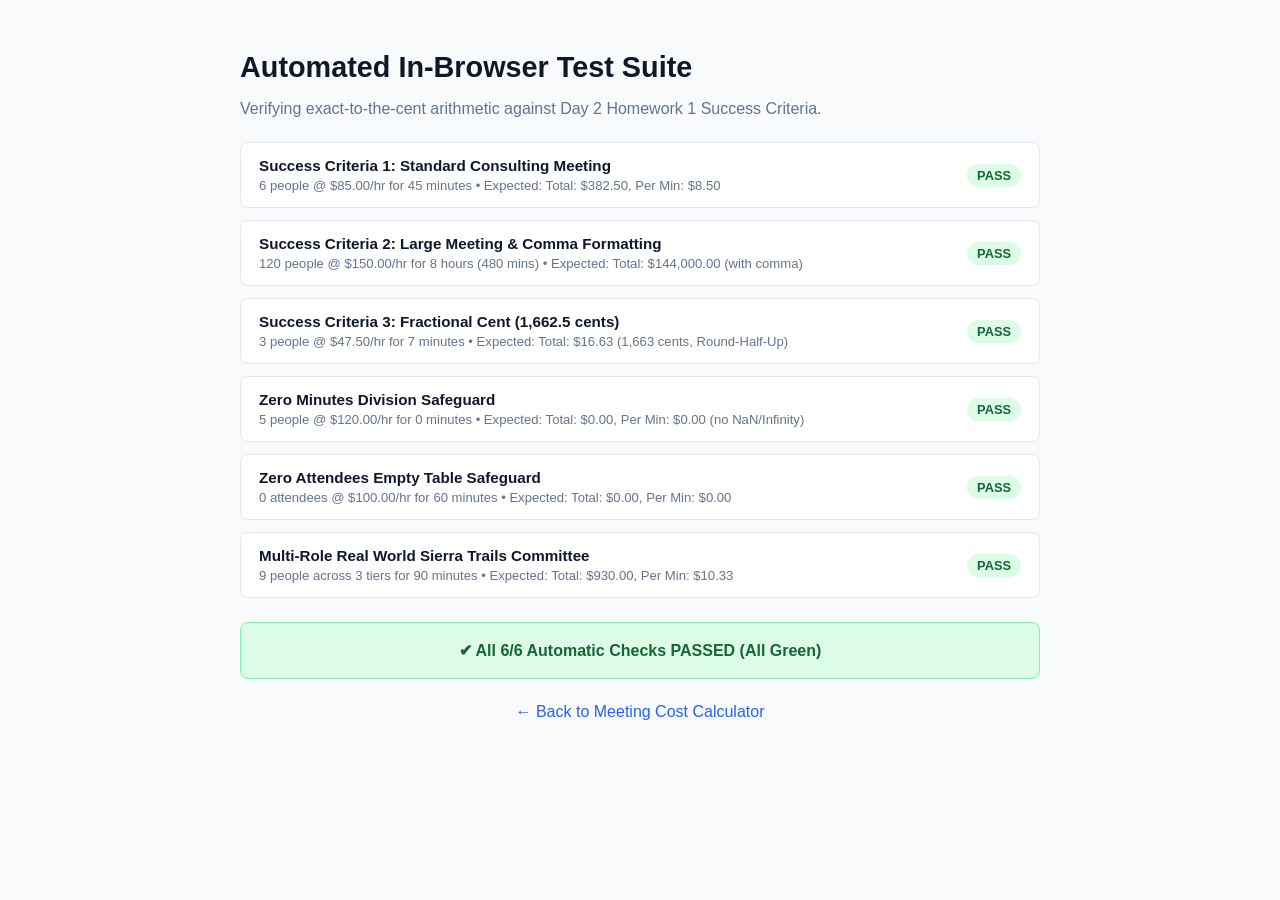
<file: Day2_HW1/subramanian_s1_hw1/app/tests.html>
<!DOCTYPE html>
<html lang="en">
<head>
  <meta charset="UTF-8">
  <title>The Meeting Cost Calculator — Automated In-Browser Test Suite</title>
  <style>
    body {
      font-family: -apple-system, BlinkMacSystemFont, "Segoe UI", Roboto, sans-serif;
      background: #f8fafc;
      color: #0f172a;
      padding: 32px 16px;
      max-width: 800px;
      margin: 0 auto;
    }
    h1 { font-size: 1.8rem; margin-bottom: 8px; }
    p { color: #64748b; margin-bottom: 24px; }
    .test-card {
      background: #ffffff;
      border: 1px solid #e2e8f0;
      border-radius: 8px;
      padding: 14px 18px;
      margin-bottom: 12px;
      display: flex;
      justify-content: space-between;
      align-items: center;
    }
    .test-name { font-weight: 600; font-size: 0.95rem; }
    .test-details { font-size: 0.82rem; color: #64748b; margin-top: 4px; }
    .badge {
      padding: 4px 10px;
      border-radius: 9999px;
      font-weight: 700;
      font-size: 0.8rem;
    }
    .badge-pass { background: #dcfce7; color: #166534; }
    .badge-fail { background: #fee2e2; color: #991b1b; }
    .summary-card {
      background: #eff6ff;
      border: 1px solid #bfdbfe;
      border-radius: 8px;
      padding: 18px;
      margin-top: 24px;
      font-weight: 700;
      color: #1e40af;
      text-align: center;
    }
    a { color: #2563eb; text-decoration: none; }
  </style>
</head>
<body>
  <h1>Automated In-Browser Test Suite</h1>
  <p>Verifying exact-to-the-cent arithmetic against Day 2 Homework 1 Success Criteria.</p>

  <div id="testResultsContainer"></div>
  <div id="summaryCard" class="summary-card">Running tests...</div>

  <p style="margin-top: 24px; text-align: center;">
    <a href="index.html">&larr; Back to Meeting Cost Calculator</a>
  </p>

  <script>
    function parseDollarsToCents(val) {
      if (val === null || val === undefined) return 0;
      let str = String(val).trim().replace(/^\$/, "").replace(/,/g, "");
      if (!str) return 0;
      let num = parseFloat(str);
      if (isNaN(num)) throw new Error("Invalid rate");
      return Math.round(num * 100);
    }

    function formatCents(cents) {
      if (cents < 0) cents = 0;
      let dollars = Math.floor(cents / 100);
      let remCents = cents % 100;
      let formattedDollars = dollars.toLocaleString("en-US");
      return "$" + formattedDollars + "." + (remCents < 10 ? "0" : "") + remCents;
    }

    function calculate(roles, minutes) {
      let totalHourlyRateCents = 0;
      roles.forEach(r => {
        totalHourlyRateCents += (r.attendees * parseDollarsToCents(r.rate));
      });
      if (minutes === 0 || totalHourlyRateCents === 0) {
        return { total: "$0.00", perMinute: "$0.00", totalCents: 0, perMinCents: 0 };
      }
      let totalCents = Math.round((totalHourlyRateCents * minutes) / 60);
      let perMinCents = Math.round(totalHourlyRateCents / 60);
      return {
        total: formatCents(totalCents),
        perMinute: formatCents(perMinCents),
        totalCents: totalCents,
        perMinCents: perMinCents
      };
    }

    const testCases = [
      {
        id: "SC1",
        name: "Success Criteria 1: Standard Consulting Meeting",
        run: () => {
          let res = calculate([{ attendees: 6, rate: 85.00 }], 45);
          return res.total === "$382.50" && res.perMinute === "$8.50";
        },
        expected: "Total: $382.50, Per Min: $8.50",
        details: "6 people @ $85.00/hr for 45 minutes"
      },
      {
        id: "SC2",
        name: "Success Criteria 2: Large Meeting & Comma Formatting",
        run: () => {
          let res = calculate([{ attendees: 120, rate: 150.00 }], 480);
          return res.total === "$144,000.00" && res.perMinute === "$300.00";
        },
        expected: "Total: $144,000.00 (with comma)",
        details: "120 people @ $150.00/hr for 8 hours (480 mins)"
      },
      {
        id: "SC3",
        name: "Success Criteria 3: Fractional Cent (1,662.5 cents)",
        run: () => {
          let res = calculate([{ attendees: 3, rate: 47.50 }], 7);
          return res.totalCents === 1663 && res.total === "$16.63" && res.perMinute === "$2.38";
        },
        expected: "Total: $16.63 (1,663 cents, Round-Half-Up)",
        details: "3 people @ $47.50/hr for 7 minutes"
      },
      {
        id: "SC4",
        name: "Zero Minutes Division Safeguard",
        run: () => {
          let res = calculate([{ attendees: 5, rate: 120.00 }], 0);
          return res.total === "$0.00" && res.perMinute === "$0.00" && !res.perMinute.includes("NaN") && !res.perMinute.includes("Infinity");
        },
        expected: "Total: $0.00, Per Min: $0.00 (no NaN/Infinity)",
        details: "5 people @ $120.00/hr for 0 minutes"
      },
      {
        id: "SC5",
        name: "Zero Attendees Empty Table Safeguard",
        run: () => {
          let res = calculate([{ attendees: 0, rate: 100.00 }], 60);
          return res.total === "$0.00" && res.perMinute === "$0.00";
        },
        expected: "Total: $0.00, Per Min: $0.00",
        details: "0 attendees @ $100.00/hr for 60 minutes"
      },
      {
        id: "SC6",
        name: "Multi-Role Real World Sierra Trails Committee",
        run: () => {
          let res = calculate([
            { attendees: 1, rate: 120.00 }, // Chair
            { attendees: 4, rate: 75.00 },  // Planners
            { attendees: 4, rate: 50.00 }   // Guides
          ], 90);
          // Total rate = 120 + 300 + 200 = $620.00/hr = 62000 cents/hr
          // 90 mins: 62000 * 90 / 60 = 93000 cents = $930.00
          // Per min: 62000 / 60 = 1033.33 -> 1033 cents = $10.33
          return res.total === "$930.00" && res.perMinute === "$10.33";
        },
        expected: "Total: $930.00, Per Min: $10.33",
        details: "9 people across 3 tiers for 90 minutes"
      }
    ];

    const container = document.getElementById("testResultsContainer");
    let passedCount = 0;

    testCases.forEach(tc => {
      let passed = false;
      try {
        passed = tc.run();
      } catch (e) {
        passed = false;
      }

      if (passed) passedCount++;

      const card = document.createElement("div");
      card.className = "test-card";
      card.innerHTML = `
        <div>
          <div class="test-name">${tc.name}</div>
          <div class="test-details">${tc.details} &bull; Expected: ${tc.expected}</div>
        </div>
        <span class="badge ${passed ? 'badge-pass' : 'badge-fail'}">
          ${passed ? 'PASS' : 'FAIL'}
        </span>
      `;
      container.appendChild(card);
    });

    const summary = document.getElementById("summaryCard");
    if (passedCount === testCases.length) {
      summary.style.background = "#dcfce7";
      summary.style.borderColor = "#86efac";
      summary.style.color = "#166534";
      summary.innerHTML = `&#x2714; All ${passedCount}/${testCases.length} Automatic Checks PASSED (All Green)`;
    } else {
      summary.style.background = "#fee2e2";
      summary.style.borderColor = "#fca5a5";
      summary.style.color = "#991b1b";
      summary.textContent = `${passedCount}/${testCases.length} Tests Passed.`;
    }
  </script>
</body>
</html>
</file>
<file: Day3_HW/style.css>
/* ==========================================================================
   Mani Subramanian — Executive Portfolio Stylesheet
   Modern, Ultra-Clean, Glassmorphism, Dual Theme (Dark / Light)
   ========================================================================== */

:root {
  /* Core Palette (Dark Theme Default) */
  --bg-primary: #0a0f1d;
  --bg-secondary: #111827;
  --bg-tertiary: #1a2236;
  --bg-glass: rgba(17, 24, 39, 0.75);
  --bg-card: rgba(26, 34, 54, 0.65);
  --bg-card-hover: rgba(33, 44, 70, 0.85);

  --border-color: rgba(255, 255, 255, 0.08);
  --border-hover: rgba(99, 102, 241, 0.4);

  --text-primary: #f8fafc;
  --text-secondary: #94a3b8;
  --text-muted: #64748b;

  --accent-primary: #3b82f6;
  --accent-secondary: #8b5cf6;
  --accent-gradient: linear-gradient(135deg, #3b82f6 0%, #8b5cf6 50%, #ec4899 100%);
  --accent-glow: rgba(59, 130, 246, 0.25);

  --success: #10b981;
  --warning: #f59e0b;
  --info: #06b6d4;

  --font-sans: 'Inter', -apple-system, BlinkMacSystemFont, 'Segoe UI', Roboto, sans-serif;
  --font-heading: 'Outfit', -apple-system, BlinkMacSystemFont, sans-serif;
  --font-mono: 'JetBrains Mono', monospace;

  --radius-sm: 8px;
  --radius-md: 14px;
  --radius-lg: 20px;
  --radius-pill: 9999px;

  --shadow-sm: 0 4px 6px -1px rgba(0, 0, 0, 0.2);
  --shadow-md: 0 10px 25px -5px rgba(0, 0, 0, 0.35);
  --shadow-glow: 0 0 35px rgba(59, 130, 246, 0.2);

  --transition-fast: 0.2s cubic-bezier(0.16, 1, 0.3, 1);
  --transition-normal: 0.3s cubic-bezier(0.16, 1, 0.3, 1);

  --container-width: 1200px;
  --nav-height: 76px;
}

/* Light Theme Variables */
[data-theme="light"] {
  --bg-primary: #f8fafc;
  --bg-secondary: #ffffff;
  --bg-tertiary: #f1f5f9;
  --bg-glass: rgba(255, 255, 255, 0.85);
  --bg-card: rgba(255, 255, 255, 0.9);
  --bg-card-hover: #ffffff;

  --border-color: rgba(15, 23, 42, 0.08);
  --border-hover: rgba(59, 130, 246, 0.5);

  --text-primary: #0f172a;
  --text-secondary: #475569;
  --text-muted: #94a3b8;

  --accent-glow: rgba(59, 130, 246, 0.12);
  --shadow-md: 0 10px 25px -5px rgba(15, 23, 42, 0.08);
}

/* Base & Reset */
*, *::before, *::after {
  box-sizing: border-box;
  margin: 0;
  padding: 0;
}

html {
  font-family: var(--font-sans);
  background-color: var(--bg-primary);
  color: var(--text-primary);
  scroll-behavior: smooth;
  scroll-padding-top: var(--nav-height);
  -webkit-font-smoothing: antialiased;
}

body {
  position: relative;
  overflow-x: hidden;
  line-height: 1.65;
  min-height: 100vh;
}

/* Container */
.container {
  width: 100%;
  max-width: var(--container-width);
  margin-left: auto;
  margin-right: auto;
  padding-left: 24px;
  padding-right: 24px;
}

/* Ambient Glow Effects */
.glow-bg {
  position: fixed;
  border-radius: 50%;
  filter: blur(120px);
  pointer-events: none;
  z-index: 0;
  opacity: 0.35;
  transition: opacity var(--transition-normal);
}

[data-theme="light"] .glow-bg {
  opacity: 0.15;
  filter: blur(140px);
}

.glow-bg-1 {
  width: 480px;
  height: 480px;
  top: -100px;
  left: -100px;
  background: radial-gradient(circle, #3b82f6 0%, transparent 70%);
}

.glow-bg-2 {
  width: 520px;
  height: 520px;
  top: 35%;
  right: -150px;
  background: radial-gradient(circle, #8b5cf6 0%, transparent 70%);
}

.glow-bg-3 {
  width: 420px;
  height: 420px;
  bottom: 5%;
  left: 20%;
  background: radial-gradient(circle, #06b6d4 0%, transparent 70%);
}

/* Glass Panels */
.glass-panel {
  background: var(--bg-card);
  backdrop-filter: blur(16px);
  -webkit-backdrop-filter: blur(16px);
  border: 1px solid var(--border-color);
  border-radius: var(--radius-lg);
  box-shadow: var(--shadow-sm);
  transition: all var(--transition-normal);
}

.glass-panel:hover {
  border-color: var(--border-hover);
  box-shadow: var(--shadow-md), var(--shadow-glow);
  transform: translateY(-2px);
}

/* Typography Helpers */
h1, h2, h3, h4, h5 {
  font-family: var(--font-heading);
  color: var(--text-primary);
  font-weight: 700;
  line-height: 1.25;
}

.gradient-text {
  background: var(--accent-gradient);
  background-clip: text;
  -webkit-background-clip: text;
  -webkit-text-fill-color: transparent;
  display: inline-block;
}

/* Navigation */
.navbar {
  position: sticky;
  top: 0;
  left: 0;
  width: 100%;
  height: var(--nav-height);
  z-index: 100;
  background: var(--bg-glass);
  backdrop-filter: blur(20px);
  -webkit-backdrop-filter: blur(20px);
  border-bottom: 1px solid var(--border-color);
  transition: all var(--transition-fast);
}

.nav-container {
  max-width: var(--container-width);
  height: 100%;
  margin: 0 auto;
  padding: 0 24px;
  display: flex;
  align-items: center;
  justify-content: space-between;
}

.nav-brand {
  display: flex;
  align-items: center;
  gap: 12px;
  text-decoration: none;
}

.brand-avatar {
  width: 42px;
  height: 42px;
  border-radius: var(--radius-md);
  background: var(--accent-gradient);
  color: #fff;
  font-family: var(--font-heading);
  font-weight: 800;
  font-size: 1.1rem;
  display: flex;
  align-items: center;
  justify-content: center;
  box-shadow: 0 4px 12px rgba(59, 130, 246, 0.3);
}

.brand-text {
  display: flex;
  flex-direction: column;
}

.brand-name {
  font-family: var(--font-heading);
  font-size: 1.1rem;
  font-weight: 700;
  color: var(--text-primary);
  line-height: 1.15;
}

.brand-sub {
  font-size: 0.75rem;
  color: var(--text-secondary);
  font-weight: 500;
}

.nav-links {
  display: flex;
  list-style: none;
  gap: 24px;
  align-items: center;
}

.nav-link {
  text-decoration: none;
  font-size: 0.92rem;
  font-weight: 500;
  color: var(--text-secondary);
  transition: color var(--transition-fast);
  position: relative;
  padding: 6px 0;
}

.nav-link:hover, .nav-link.active {
  color: var(--text-primary);
}

.nav-link::after {
  content: '';
  position: absolute;
  bottom: 0;
  left: 0;
  width: 0;
  height: 2px;
  background: var(--accent-gradient);
  transition: width var(--transition-fast);
  border-radius: 2px;
}

.nav-link:hover::after, .nav-link.active::after {
  width: 100%;
}

.nav-actions {
  display: flex;
  align-items: center;
  gap: 14px;
}

/* Theme Toggle Button */
.theme-btn {
  background: var(--bg-tertiary);
  border: 1px solid var(--border-color);
  color: var(--text-primary);
  width: 38px;
  height: 38px;
  border-radius: var(--radius-md);
  display: flex;
  align-items: center;
  justify-content: center;
  cursor: pointer;
  transition: all var(--transition-fast);
}

.theme-btn:hover {
  border-color: var(--accent-primary);
  transform: scale(1.05);
}

[data-theme="dark"] .theme-btn .moon-icon {
  display: none;
}
[data-theme="dark"] .theme-btn .sun-icon {
  display: block;
}
[data-theme="light"] .theme-btn .sun-icon {
  display: none;
}
[data-theme="light"] .theme-btn .moon-icon {
  display: block;
}

/* Buttons */
.btn {
  display: inline-flex;
  align-items: center;
  justify-content: center;
  gap: 8px;
  padding: 12px 22px;
  border-radius: var(--radius-md);
  font-family: var(--font-sans);
  font-size: 0.95rem;
  font-weight: 600;
  text-decoration: none;
  cursor: pointer;
  transition: all var(--transition-fast);
  border: 1px solid transparent;
}

.btn-primary {
  background: var(--accent-gradient);
  color: #ffffff;
  box-shadow: 0 4px 15px rgba(59, 130, 246, 0.35);
}

.btn-primary:hover {
  box-shadow: 0 6px 20px rgba(59, 130, 246, 0.5);
  transform: translateY(-2px);
}

.btn-secondary {
  background: var(--bg-tertiary);
  color: var(--text-primary);
  border-color: var(--border-color);
}

.btn-secondary:hover {
  background: var(--bg-card-hover);
  border-color: var(--accent-primary);
  transform: translateY(-2px);
}

.btn-outline {
  background: transparent;
  color: var(--text-primary);
  border-color: var(--border-color);
}

.btn-outline:hover {
  background: rgba(255, 255, 255, 0.05);
  border-color: var(--text-primary);
}

.btn-sm {
  padding: 8px 16px;
  font-size: 0.88rem;
}

.btn-block {
  width: 100%;
}

/* Mobile Toggle Hamburger */
.mobile-toggle {
  display: none;
  background: transparent;
  border: none;
  cursor: pointer;
  padding: 8px;
  flex-direction: column;
  gap: 5px;
}

.mobile-toggle span {
  display: block;
  width: 22px;
  height: 2px;
  background-color: var(--text-primary);
  border-radius: 2px;
  transition: all var(--transition-fast);
}

/* Hero Section */
.hero-section {
  position: relative;
  padding: 70px 0 80px;
  z-index: 1;
}

.hero-grid {
  display: grid;
  grid-template-columns: 1.15fr 0.85fr;
  gap: 48px;
  align-items: center;
}

.hero-badge {
  display: inline-flex;
  align-items: center;
  gap: 10px;
  padding: 6px 14px;
  background: rgba(59, 130, 246, 0.12);
  border: 1px solid rgba(59, 130, 246, 0.3);
  border-radius: var(--radius-pill);
  font-size: 0.82rem;
  font-weight: 600;
  color: var(--accent-primary);
  margin-bottom: 24px;
}

.badge-pulse {
  width: 8px;
  height: 8px;
  border-radius: 50%;
  background-color: var(--success);
  box-shadow: 0 0 0 0 rgba(16, 185, 129, 0.7);
  animation: pulseGreen 2s infinite;
}

@keyframes pulseGreen {
  0% { box-shadow: 0 0 0 0 rgba(16, 185, 129, 0.7); }
  70% { box-shadow: 0 0 0 8px rgba(16, 185, 129, 0); }
  100% { box-shadow: 0 0 0 0 rgba(16, 185, 129, 0); }
}

.hero-title {
  font-size: clamp(2.3rem, 4.5vw, 3.4rem);
  font-weight: 800;
  letter-spacing: -0.02em;
  margin-bottom: 20px;
  line-height: 1.18;
}

.hero-description {
  font-size: 1.1rem;
  color: var(--text-secondary);
  line-height: 1.7;
  margin-bottom: 32px;
  max-width: 600px;
}

.hero-cta-group {
  display: flex;
  flex-wrap: wrap;
  gap: 14px;
  margin-bottom: 38px;
}

.hero-highlights {
  display: grid;
  grid-template-columns: repeat(3, 1fr);
  gap: 16px;
  padding-top: 24px;
  border-top: 1px solid var(--border-color);
}

.highlight-item {
  display: flex;
  align-items: center;
  gap: 10px;
}

.hl-icon {
  width: 38px;
  height: 38px;
  border-radius: var(--radius-sm);
  display: flex;
  align-items: center;
  justify-content: center;
  flex-shrink: 0;
}

.hl-blue { background: rgba(59, 130, 246, 0.15); color: #3b82f6; }
.hl-purple { background: rgba(139, 92, 246, 0.15); color: #8b5cf6; }
.hl-green { background: rgba(16, 185, 129, 0.15); color: #10b981; }

.hl-text {
  display: flex;
  flex-direction: column;
}

.hl-text strong {
  font-size: 0.88rem;
  color: var(--text-primary);
}

.hl-text span {
  font-size: 0.76rem;
  color: var(--text-muted);
}

/* Hero Profile Visual Card */
.hero-card-glow {
  position: relative;
}

.hero-card-glow::before {
  content: '';
  position: absolute;
  inset: -10px;
  background: var(--accent-gradient);
  border-radius: calc(var(--radius-lg) + 10px);
  filter: blur(28px);
  opacity: 0.25;
  z-index: -1;
}

.hero-profile-card {
  background: var(--bg-card);
  backdrop-filter: blur(24px);
  border: 1px solid var(--border-color);
  border-radius: var(--radius-lg);
  padding: 30px;
  box-shadow: var(--shadow-md);
}

.profile-header {
  display: flex;
  align-items: center;
  gap: 18px;
  margin-bottom: 24px;
  padding-bottom: 20px;
  border-bottom: 1px solid var(--border-color);
}

.profile-avatar-large {
  position: relative;
  width: 68px;
  height: 68px;
  border-radius: var(--radius-md);
  background: var(--accent-gradient);
  display: flex;
  align-items: center;
  justify-content: center;
  font-family: var(--font-heading);
  font-size: 1.8rem;
  font-weight: 800;
  color: #ffffff;
  box-shadow: 0 8px 20px rgba(59, 130, 246, 0.4);
}

.avatar-badge {
  position: absolute;
  bottom: -3px;
  right: -3px;
  width: 16px;
  height: 16px;
  border-radius: 50%;
  background: var(--success);
  border: 3px solid var(--bg-secondary);
}

.profile-info {
  display: flex;
  flex-direction: column;
}

.profile-name {
  font-size: 1.4rem;
  font-weight: 700;
}

.profile-role {
  font-size: 0.92rem;
  color: var(--accent-primary);
  font-weight: 600;
}

.profile-loc {
  display: inline-flex;
  align-items: center;
  gap: 4px;
  font-size: 0.8rem;
  color: var(--text-muted);
  margin-top: 4px;
}

/* Metrics Grid in Card */
.metrics-grid {
  display: grid;
  grid-template-columns: 1fr 1fr;
  gap: 14px;
  margin-bottom: 24px;
}

.metric-box {
  background: var(--bg-tertiary);
  border: 1px solid var(--border-color);
  border-radius: var(--radius-md);
  padding: 14px 10px;
  text-align: center;
  display: flex;
  flex-direction: column;
  justify-content: center;
  align-items: center;
  min-height: 86px;
  transition: transform var(--transition-fast), border-color var(--transition-fast);
}

.metric-box:hover {
  transform: translateY(-2px);
  border-color: var(--border-hover);
}

.metric-number {
  display: block;
  font-family: var(--font-heading);
  font-size: clamp(1.15rem, 1.8vw, 1.4rem);
  font-weight: 800;
  line-height: 1.2;
  letter-spacing: -0.01em;
  color: var(--text-primary);
  background: var(--accent-gradient);
  background-clip: text;
  -webkit-background-clip: text;
  -webkit-text-fill-color: transparent;
  word-break: break-word;
  overflow-wrap: break-word;
  max-width: 100%;
}

.metric-label {
  font-size: 0.75rem;
  line-height: 1.35;
  color: var(--text-secondary);
  font-weight: 500;
  margin-top: 4px;
}

/* Quote Card inside Visual */
.quote-card {
  background: rgba(59, 130, 246, 0.08);
  border: 1px solid rgba(59, 130, 246, 0.2);
  border-radius: var(--radius-md);
  padding: 16px;
}

.quote-header {
  display: flex;
  justify-content: space-between;
  align-items: center;
  margin-bottom: 8px;
}

.quote-stars {
  color: #fbbf24;
  font-size: 0.85rem;
  letter-spacing: 2px;
}

.quote-badge {
  font-size: 0.7rem;
  text-transform: uppercase;
  letter-spacing: 0.05em;
  font-weight: 700;
  color: var(--accent-primary);
}

.quote-text {
  font-size: 0.84rem;
  line-height: 1.5;
  color: var(--text-secondary);
  font-style: italic;
  margin-bottom: 10px;
}

.quote-author {
  display: flex;
  justify-content: space-between;
  font-size: 0.75rem;
}

.quote-author strong {
  color: var(--text-primary);
}

.quote-author span {
  color: var(--text-muted);
}

/* Stats Ribbon */
.stats-ribbon {
  position: relative;
  z-index: 2;
  margin: -10px auto 40px;
}

.stats-container {
  display: grid;
  grid-template-columns: repeat(4, 1fr);
  gap: 16px;
}

.stat-pill {
  background: var(--bg-card);
  backdrop-filter: blur(16px);
  border: 1px solid var(--border-color);
  border-radius: var(--radius-md);
  padding: 18px 20px;
  display: flex;
  align-items: center;
  gap: 14px;
  box-shadow: var(--shadow-sm);
  transition: all var(--transition-fast);
}

.stat-pill:hover {
  border-color: var(--accent-primary);
  transform: translateY(-3px);
}

.stat-icon {
  font-size: 1.5rem;
}

.stat-details {
  display: flex;
  flex-direction: column;
}

.stat-title {
  font-weight: 700;
  font-size: 0.95rem;
  color: var(--text-primary);
}

.stat-sub {
  font-size: 0.78rem;
  color: var(--text-secondary);
}

/* Global Section Styling */
.section {
  padding: 90px 0;
  position: relative;
  z-index: 1;
}

.bg-tint {
  background-color: rgba(17, 24, 39, 0.4);
}

[data-theme="light"] .bg-tint {
  background-color: rgba(241, 245, 249, 0.65);
}

.section-header {
  text-align: center;
  max-width: 720px;
  margin: 0 auto 56px;
}

.section-tag {
  display: inline-block;
  font-size: 0.8rem;
  font-weight: 700;
  text-transform: uppercase;
  letter-spacing: 0.08em;
  color: var(--accent-primary);
  margin-bottom: 12px;
}

.section-title {
  font-size: clamp(2rem, 3.2vw, 2.7rem);
  margin-bottom: 16px;
  letter-spacing: -0.015em;
}

.section-subtitle {
  font-size: 1.05rem;
  color: var(--text-secondary);
}

/* About Grid */
.about-grid {
  display: grid;
  grid-template-columns: repeat(3, 1fr);
  gap: 24px;
  margin-bottom: 36px;
}

.about-card {
  padding: 32px 26px;
}

.about-icon-wrap {
  width: 54px;
  height: 54px;
  border-radius: var(--radius-md);
  background: rgba(59, 130, 246, 0.12);
  color: var(--accent-primary);
  display: flex;
  align-items: center;
  justify-content: center;
  margin-bottom: 20px;
}

.about-card h3 {
  font-size: 1.25rem;
  margin-bottom: 12px;
}

.about-card p {
  font-size: 0.92rem;
  color: var(--text-secondary);
  line-height: 1.65;
}

.quote-banner {
  display: flex;
  gap: 24px;
  padding: 36px 40px;
  align-items: flex-start;
  margin-top: 20px;
  background: linear-gradient(135deg, rgba(59, 130, 246, 0.08) 0%, rgba(139, 92, 246, 0.08) 100%);
  border-color: rgba(99, 102, 241, 0.25);
}

.quote-symbol {
  font-family: var(--font-heading);
  font-size: 4rem;
  line-height: 0.8;
  color: var(--accent-primary);
  opacity: 0.6;
}

.quote-body p {
  font-size: 1.12rem;
  font-style: italic;
  color: var(--text-primary);
  margin-bottom: 14px;
  line-height: 1.6;
}

.quote-signature strong {
  color: var(--accent-primary);
}

.quote-signature em {
  color: var(--text-secondary);
  font-size: 0.9rem;
}

/* Experience Timeline */
.timeline {
  position: relative;
  max-width: 900px;
  margin: 0 auto;
  padding-left: 36px;
}

.timeline::before {
  content: '';
  position: absolute;
  top: 10px;
  bottom: 10px;
  left: 10px;
  width: 2px;
  background: linear-gradient(to bottom, var(--accent-primary), var(--accent-secondary), transparent);
}

.timeline-item {
  position: relative;
  margin-bottom: 40px;
}

.timeline-marker {
  position: absolute;
  top: 14px;
  left: -36px;
  width: 20px;
  height: 20px;
  border-radius: 50%;
  background: var(--bg-primary);
  border: 3px solid var(--accent-primary);
  box-shadow: 0 0 0 4px var(--accent-glow);
  z-index: 2;
}

.timeline-content {
  padding: 32px;
}

.exp-header {
  display: flex;
  justify-content: space-between;
  align-items: flex-start;
  flex-wrap: wrap;
  gap: 12px;
  margin-bottom: 18px;
}

.company-badge {
  display: inline-block;
  padding: 4px 10px;
  background: rgba(59, 130, 246, 0.15);
  color: var(--accent-primary);
  border-radius: var(--radius-pill);
  font-size: 0.74rem;
  font-weight: 700;
  text-transform: uppercase;
  letter-spacing: 0.05em;
  margin-bottom: 8px;
}

.badge-tibco {
  background: rgba(139, 92, 246, 0.15);
  color: #a78bfa;
}

.badge-edu {
  background: rgba(16, 185, 129, 0.15);
  color: #34d399;
}

.role-title {
  font-size: 1.35rem;
  margin-bottom: 4px;
}

.company-name {
  font-size: 0.95rem;
  color: var(--text-secondary);
  font-weight: 500;
}

.exp-meta {
  display: flex;
  flex-direction: column;
  align-items: flex-end;
  text-align: right;
}

.exp-dates {
  font-family: var(--font-mono);
  font-size: 0.85rem;
  font-weight: 600;
  color: var(--text-primary);
}

.exp-loc {
  font-size: 0.8rem;
  color: var(--text-muted);
}

.exp-desc {
  font-size: 0.95rem;
  color: var(--text-secondary);
  line-height: 1.65;
  margin-bottom: 16px;
}

.exp-bullets {
  list-style: none;
  margin-bottom: 20px;
  display: flex;
  flex-direction: column;
  gap: 10px;
}

.exp-bullets li {
  position: relative;
  padding-left: 20px;
  font-size: 0.92rem;
  color: var(--text-secondary);
  line-height: 1.6;
}

.exp-bullets li::before {
  content: '▹';
  position: absolute;
  left: 0;
  color: var(--accent-primary);
  font-weight: bold;
}

.tag-cloud {
  display: flex;
  flex-wrap: wrap;
  gap: 8px;
}

.tag {
  padding: 5px 12px;
  background: var(--bg-tertiary);
  border: 1px solid var(--border-color);
  border-radius: var(--radius-pill);
  font-size: 0.78rem;
  font-weight: 500;
  color: var(--text-secondary);
}

/* Leadership & Advisory */
.leadership-grid {
  display: grid;
  grid-template-columns: repeat(2, 1fr);
  gap: 28px;
}

.board-card {
  padding: 34px;
  display: flex;
  flex-direction: column;
}

.board-icon {
  width: 58px;
  height: 58px;
  border-radius: var(--radius-md);
  background: rgba(16, 185, 129, 0.12);
  color: var(--success);
  display: flex;
  align-items: center;
  justify-content: center;
  margin-bottom: 20px;
}

.icon-pen {
  background: rgba(139, 92, 246, 0.12);
  color: var(--accent-secondary);
}

.badge-role {
  display: inline-block;
  padding: 4px 10px;
  background: rgba(16, 185, 129, 0.15);
  color: var(--success);
  border-radius: var(--radius-pill);
  font-size: 0.74rem;
  font-weight: 700;
  text-transform: uppercase;
  margin-bottom: 10px;
}

.badge-article {
  background: rgba(139, 92, 246, 0.15);
  color: #c084fc;
}

.board-card h3 {
  font-size: 1.3rem;
  margin-bottom: 6px;
}

.board-card h4 {
  font-size: 0.95rem;
  color: var(--text-secondary);
  font-weight: 500;
  margin-bottom: 8px;
}

.board-term {
  display: block;
  font-family: var(--font-mono);
  font-size: 0.82rem;
  color: var(--text-muted);
  margin-bottom: 16px;
}

.board-card p {
  font-size: 0.93rem;
  color: var(--text-secondary);
  line-height: 1.65;
  margin-bottom: 20px;
}

.article-snippet {
  background: var(--bg-tertiary);
  border: 1px solid var(--border-color);
  border-radius: var(--radius-md);
  padding: 16px;
  margin-bottom: 14px;
}

.article-snippet h5 {
  font-size: 0.95rem;
  margin-bottom: 6px;
  color: var(--text-primary);
}

.article-snippet p {
  font-size: 0.85rem;
  color: var(--text-secondary);
  line-height: 1.5;
  margin-bottom: 0;
}

.board-footer {
  margin-top: auto;
  padding-top: 16px;
}

.link-arrow {
  display: inline-flex;
  align-items: center;
  gap: 6px;
  color: var(--accent-primary);
  font-size: 0.9rem;
  font-weight: 600;
  text-decoration: none;
  transition: gap var(--transition-fast);
}

.link-arrow:hover {
  gap: 10px;
  text-decoration: underline;
}

/* Certifications Grid */
.certs-grid {
  display: grid;
  grid-template-columns: repeat(4, 1fr);
  gap: 20px;
}

.cert-card {
  padding: 24px;
  display: flex;
  flex-direction: column;
}

.cert-logo-badge {
  width: 48px;
  height: 48px;
  border-radius: var(--radius-sm);
  display: flex;
  align-items: center;
  justify-content: center;
  font-family: var(--font-heading);
  font-weight: 800;
  font-size: 0.9rem;
  margin-bottom: 16px;
}

.cert-logo-badge.aws { background: #ff9900; color: #111; }
.cert-logo-badge.tibco { background: #0077b5; color: #fff; }
.cert-logo-badge.kt { background: #dc2626; color: #fff; }
.cert-logo-badge.sfdc { background: #00a1e0; color: #fff; }
.cert-logo-badge.li { background: #0a66c2; color: #fff; }

.cert-info h4 {
  font-size: 1.05rem;
  margin-bottom: 4px;
}

.cert-issuer {
  display: block;
  font-size: 0.8rem;
  font-weight: 600;
  color: var(--accent-primary);
  margin-bottom: 10px;
}

.cert-info p {
  font-size: 0.85rem;
  color: var(--text-secondary);
  line-height: 1.5;
  margin-bottom: 14px;
}

.cert-date {
  font-family: var(--font-mono);
  font-size: 0.74rem;
  color: var(--text-muted);
  margin-top: auto;
}

/* Skills Filter and Matrix */
.skills-filter-bar {
  display: flex;
  justify-content: center;
  gap: 12px;
  margin-bottom: 40px;
  flex-wrap: wrap;
}

.filter-pill {
  padding: 8px 18px;
  background: var(--bg-tertiary);
  border: 1px solid var(--border-color);
  color: var(--text-secondary);
  border-radius: var(--radius-pill);
  font-size: 0.88rem;
  font-weight: 600;
  cursor: pointer;
  transition: all var(--transition-fast);
}

.filter-pill:hover, .filter-pill.active {
  background: var(--accent-gradient);
  color: #fff;
  border-color: transparent;
  box-shadow: 0 4px 12px rgba(59, 130, 246, 0.3);
}

.skills-matrix {
  display: grid;
  grid-template-columns: repeat(3, 1fr);
  gap: 20px;
}

.skill-tile {
  background: var(--bg-card);
  border: 1px solid var(--border-color);
  border-radius: var(--radius-md);
  padding: 24px;
  display: flex;
  gap: 16px;
  align-items: flex-start;
  transition: all var(--transition-normal);
}

.skill-tile:hover {
  border-color: var(--accent-primary);
  transform: translateY(-2px);
  box-shadow: var(--shadow-sm);
}

.skill-tile-icon {
  font-size: 1.8rem;
  line-height: 1;
}

.skill-tile-content h4 {
  font-size: 1.05rem;
  margin-bottom: 6px;
}

.skill-tile-content p {
  font-size: 0.88rem;
  color: var(--text-secondary);
  line-height: 1.5;
}

/* Community & Volunteer Grid */
.community-grid {
  display: grid;
  grid-template-columns: repeat(3, 1fr);
  gap: 24px;
}

.community-card {
  padding: 28px;
  position: relative;
  display: flex;
  flex-direction: column;
}

.comm-badge {
  position: absolute;
  top: 20px;
  right: 20px;
  font-size: 0.72rem;
  font-weight: 700;
  padding: 3px 10px;
  background: rgba(59, 130, 246, 0.12);
  color: var(--accent-primary);
  border-radius: var(--radius-pill);
}

.badge-stem {
  background: rgba(236, 72, 153, 0.15);
  color: #f472b6;
}

.comm-header {
  display: flex;
  gap: 14px;
  align-items: flex-start;
  margin-bottom: 16px;
}

.comm-icon {
  font-size: 1.8rem;
}

.comm-header h3 {
  font-size: 1.15rem;
  line-height: 1.3;
  margin-bottom: 4px;
}

.comm-header h4 {
  font-size: 0.9rem;
  color: var(--accent-primary);
  font-weight: 600;
}

.comm-date {
  font-family: var(--font-mono);
  font-size: 0.76rem;
  color: var(--text-muted);
  display: block;
  margin-top: 4px;
}

.community-card p {
  font-size: 0.9rem;
  color: var(--text-secondary);
  line-height: 1.6;
}

/* Testimonials / Endorsements */
.testimonials-grid {
  display: grid;
  grid-template-columns: repeat(2, 1fr);
  gap: 28px;
  margin-bottom: 40px;
}

.testimonial-card {
  padding: 36px;
  display: flex;
  flex-direction: column;
  position: relative;
}

.test-quote-mark {
  font-family: var(--font-heading);
  font-size: 4rem;
  line-height: 0.7;
  color: var(--accent-primary);
  opacity: 0.4;
  margin-bottom: 12px;
}

.test-body {
  margin-bottom: 26px;
  flex-grow: 1;
}

.test-body p {
  font-size: 0.95rem;
  color: var(--text-secondary);
  line-height: 1.7;
  margin-bottom: 14px;
  font-style: italic;
}

.test-body p:last-child {
  margin-bottom: 0;
}

.test-author-row {
  display: flex;
  align-items: center;
  gap: 14px;
  padding-top: 20px;
  border-top: 1px solid var(--border-color);
}

.author-avatar-initials {
  width: 48px;
  height: 48px;
  border-radius: 50%;
  background: var(--accent-gradient);
  color: #fff;
  font-family: var(--font-heading);
  font-weight: 700;
  font-size: 1.1rem;
  display: flex;
  align-items: center;
  justify-content: center;
  flex-shrink: 0;
}

.author-meta {
  display: flex;
  flex-direction: column;
}

.author-meta strong {
  font-size: 1rem;
  color: var(--text-primary);
}

.author-meta span {
  font-size: 0.82rem;
  color: var(--text-secondary);
}

.author-relation {
  font-size: 0.76rem !important;
  color: var(--accent-primary) !important;
  font-weight: 500;
}

.endorsements-cta {
  text-align: center;
  display: flex;
  flex-direction: column;
  align-items: center;
  gap: 14px;
}

.endorsements-cta p {
  color: var(--text-secondary);
  font-size: 0.95rem;
}

/* Contact Section */
.contact-grid {
  display: grid;
  grid-template-columns: 0.9fr 1.1fr;
  gap: 36px;
}

.contact-info-card, .contact-form-card {
  padding: 36px;
}

.contact-info-card h3, .contact-form-card h3 {
  font-size: 1.4rem;
  margin-bottom: 12px;
}

.contact-info-card p {
  color: var(--text-secondary);
  font-size: 0.95rem;
  margin-bottom: 28px;
}

.contact-methods {
  display: flex;
  flex-direction: column;
  gap: 18px;
}

.contact-method-item {
  display: flex;
  align-items: center;
  gap: 16px;
  padding: 14px 18px;
  background: var(--bg-tertiary);
  border: 1px solid var(--border-color);
  border-radius: var(--radius-md);
  text-decoration: none;
  transition: all var(--transition-fast);
}

a.contact-method-item:hover {
  border-color: var(--accent-primary);
  transform: translateX(4px);
}

.cm-icon {
  width: 42px;
  height: 42px;
  border-radius: var(--radius-sm);
  background: rgba(59, 130, 246, 0.12);
  color: var(--accent-primary);
  display: flex;
  align-items: center;
  justify-content: center;
  flex-shrink: 0;
}

.cm-details {
  display: flex;
  flex-direction: column;
}

.cm-label {
  font-size: 0.78rem;
  color: var(--text-muted);
  text-transform: uppercase;
  letter-spacing: 0.04em;
  font-weight: 600;
}

.cm-val {
  font-size: 0.95rem;
  color: var(--text-primary);
  font-weight: 500;
}

/* Form */
.form-group {
  margin-bottom: 20px;
}

.form-group label {
  display: block;
  font-size: 0.88rem;
  font-weight: 600;
  margin-bottom: 8px;
  color: var(--text-primary);
}

.req {
  color: #ef4444;
}

.form-group input, .form-group select, .form-group textarea {
  width: 100%;
  padding: 12px 16px;
  background: var(--bg-tertiary);
  border: 1px solid var(--border-color);
  border-radius: var(--radius-sm);
  color: var(--text-primary);
  font-family: var(--font-sans);
  font-size: 0.95rem;
  transition: all var(--transition-fast);
  outline: none;
}

.form-group input:focus, .form-group select:focus, .form-group textarea:focus {
  border-color: var(--accent-primary);
  box-shadow: 0 0 0 3px var(--accent-glow);
}

.form-error {
  display: block;
  font-size: 0.8rem;
  color: #ef4444;
  margin-top: 4px;
}

.form-status {
  margin-top: 16px;
  padding: 12px;
  border-radius: var(--radius-sm);
  font-size: 0.9rem;
  display: none;
}

.form-status.success {
  display: block;
  background: rgba(16, 185, 129, 0.15);
  color: #10b981;
  border: 1px solid rgba(16, 185, 129, 0.3);
}

.form-status.error {
  display: block;
  background: rgba(239, 68, 68, 0.15);
  color: #ef4444;
  border: 1px solid rgba(239, 68, 68, 0.3);
}

/* Footer */
.footer {
  background: var(--bg-secondary);
  border-top: 1px solid var(--border-color);
  padding: 48px 0 32px;
  position: relative;
  z-index: 1;
}

.footer-top {
  display: flex;
  justify-content: space-between;
  align-items: center;
  flex-wrap: wrap;
  gap: 20px;
  margin-bottom: 30px;
  padding-bottom: 24px;
  border-bottom: 1px solid var(--border-color);
}

.footer-brand {
  display: flex;
  align-items: center;
  gap: 12px;
}

.brand-avatar-sm {
  width: 38px;
  height: 38px;
  border-radius: var(--radius-sm);
  background: var(--accent-gradient);
  color: #fff;
  font-weight: 800;
  display: flex;
  align-items: center;
  justify-content: center;
}

.footer-name {
  display: block;
  font-weight: 700;
  font-size: 1rem;
}

.footer-title {
  display: block;
  font-size: 0.8rem;
  color: var(--text-muted);
}

.footer-socials {
  display: flex;
  align-items: center;
  gap: 12px;
}

.social-icon {
  width: 38px;
  height: 38px;
  border-radius: var(--radius-sm);
  background: var(--bg-tertiary);
  border: 1px solid var(--border-color);
  color: var(--text-secondary);
  display: flex;
  align-items: center;
  justify-content: center;
  text-decoration: none;
  transition: all var(--transition-fast);
}

.social-icon:hover {
  color: var(--text-primary);
  border-color: var(--accent-primary);
  transform: translateY(-2px);
}

.back-to-top {
  width: 38px;
  height: 38px;
  border-radius: var(--radius-sm);
  background: var(--bg-tertiary);
  border: 1px solid var(--border-color);
  color: var(--text-secondary);
  display: flex;
  align-items: center;
  justify-content: center;
  text-decoration: none;
  transition: all var(--transition-fast);
}

.back-to-top:hover {
  color: var(--accent-primary);
  border-color: var(--accent-primary);
  transform: translateY(-3px);
}

.footer-bottom {
  display: flex;
  justify-content: space-between;
  align-items: center;
  flex-wrap: wrap;
  gap: 12px;
  font-size: 0.84rem;
  color: var(--text-muted);
}

/* Responsive Media Queries */
@media (max-width: 1080px) {
  .hero-grid {
    grid-template-columns: 1fr;
    gap: 40px;
  }
  .stats-container {
    grid-template-columns: repeat(2, 1fr);
  }
  .certs-grid {
    grid-template-columns: repeat(2, 1fr);
  }
  .community-grid {
    grid-template-columns: repeat(2, 1fr);
  }
}

@media (max-width: 860px) {
  .nav-menu {
    position: fixed;
    top: var(--nav-height);
    left: 0;
    width: 100%;
    background: var(--bg-primary);
    border-bottom: 1px solid var(--border-color);
    padding: 24px;
    display: none;
    box-shadow: var(--shadow-md);
  }

  .nav-menu.open {
    display: block;
  }

  .nav-links {
    flex-direction: column;
    align-items: flex-start;
    gap: 18px;
  }

  .mobile-toggle {
    display: flex;
  }

  .about-grid, .leadership-grid, .testimonials-grid, .contact-grid {
    grid-template-columns: 1fr;
  }

  .skills-matrix {
    grid-template-columns: 1fr 1fr;
  }

  .hero-highlights {
    grid-template-columns: 1fr;
  }
}

@media (max-width: 640px) {
  .stats-container {
    grid-template-columns: 1fr;
  }
  .certs-grid {
    grid-template-columns: 1fr;
  }
  .skills-matrix {
    grid-template-columns: 1fr;
  }
  .community-grid {
    grid-template-columns: 1fr;
  }
  .footer-top, .footer-bottom {
    flex-direction: column;
    align-items: flex-start;
  }
}
</file>
<file: Day1/subramanian_s2_hw1/fairshare/style.css>
/* ==========================================================================
   FairShare - style.css
   Careful Bookkeeper Ledger Theme
   Optimized for offline use, large text, high contrast, and clean layout
   ========================================================================== */

:root {
  --font-main: -apple-system, BlinkMacSystemFont, "Segoe UI", Roboto, Helvetica, Arial, sans-serif;
  --font-mono: ui-monospace, "SF Mono", "Cascadia Mono", Menlo, Consolas, monospace;

  /* Colors */
  --bg-page: #f6f8fa;
  --card-bg: #ffffff;
  --card-border: #d0d7de;
  --card-shadow: 0 2px 8px rgba(15, 23, 42, 0.06);

  --text-main: #111827;
  --text-muted: #4b5563;
  --text-light: #6b7280;

  --primary: #1e3a8a;
  --primary-hover: #172554;
  --primary-light: #eff6ff;

  --credit-text: #14532d;
  --credit-bg: #dcfce7;
  --credit-border: #86efac;

  --debt-text: #7f1d1d;
  --debt-bg: #fee2e2;
  --debt-border: #fca5a5;

  --neutral-text: #374151;
  --neutral-bg: #f3f4f6;
  --neutral-border: #d1d5db;

  --accent-gold: #b45309;
  --accent-gold-bg: #fef3c7;

  --radius-lg: 12px;
  --radius-md: 8px;
  --radius-sm: 6px;
}

* {
  box-sizing: border-box;
  margin: 0;
  padding: 0;
}

body {
  font-family: var(--font-main);
  font-size: 19px;
  line-height: 1.55;
  color: var(--text-main);
  background-color: var(--bg-page);
  padding: 24px 16px 64px 16px;
  -webkit-font-smoothing: antialiased;
}

.container {
  max-width: 920px;
  margin: 0 auto;
}

/* --------------------------------------------------------------------------
   Header
   -------------------------------------------------------------------------- */
.app-header {
  background: var(--card-bg);
  border: 1px solid var(--card-border);
  border-radius: var(--radius-lg);
  padding: 24px 28px;
  margin-bottom: 24px;
  box-shadow: var(--card-shadow);
  display: flex;
  flex-direction: column;
  gap: 12px;
}

.header-top {
  display: flex;
  justify-content: space-between;
  align-items: center;
  flex-wrap: wrap;
  gap: 12px;
}

.brand {
  display: flex;
  align-items: center;
  gap: 14px;
}

.brand-icon {
  width: 44px;
  height: 44px;
  background: var(--primary);
  color: #ffffff;
  border-radius: 10px;
  display: flex;
  align-items: center;
  justify-content: center;
  font-size: 24px;
  font-weight: 800;
  font-family: var(--font-mono);
}

h1 {
  font-size: 32px;
  font-weight: 800;
  color: var(--text-main);
  letter-spacing: -0.5px;
  line-height: 1.1;
}

.header-badge {
  display: inline-block;
  font-size: 14px;
  font-weight: 700;
  text-transform: uppercase;
  letter-spacing: 0.8px;
  padding: 4px 10px;
  background: var(--primary-light);
  color: var(--primary);
  border-radius: 6px;
}

.header-actions {
  display: flex;
  gap: 10px;
  align-items: center;
}

.btn-header-link {
  font-size: 16px;
  font-weight: 600;
  color: var(--primary);
  text-decoration: none;
  background: var(--primary-light);
  border: 1px solid #bfdbfe;
  padding: 8px 14px;
  border-radius: var(--radius-sm);
  display: inline-flex;
  align-items: center;
  gap: 6px;
  transition: all 0.15s ease;
}

.btn-header-link:hover {
  background: #dbeafe;
}

.subtitle {
  font-size: 19px;
  color: var(--text-muted);
  line-height: 1.4;
}

.participants-tagline {
  font-size: 17px;
  color: var(--text-light);
  display: flex;
  align-items: center;
  gap: 8px;
  flex-wrap: wrap;
}

.participant-chip {
  background: var(--neutral-bg);
  border: 1px solid var(--neutral-border);
  padding: 2px 10px;
  border-radius: 16px;
  font-weight: 600;
  color: var(--text-main);
  font-size: 16px;
}

/* --------------------------------------------------------------------------
   Cards & Layout
   -------------------------------------------------------------------------- */
.card {
  background: var(--card-bg);
  border: 1px solid var(--card-border);
  border-radius: var(--radius-lg);
  padding: 24px 28px;
  margin-bottom: 24px;
  box-shadow: var(--card-shadow);
}

.card-title {
  font-size: 22px;
  font-weight: 700;
  margin-bottom: 16px;
  display: flex;
  justify-content: space-between;
  align-items: center;
  color: var(--text-main);
  border-bottom: 1px solid var(--neutral-bg);
  padding-bottom: 12px;
}

.card-subtitle {
  font-size: 16px;
  font-weight: 500;
  color: var(--text-muted);
}

/* --------------------------------------------------------------------------
   Balance Cards Grid ("Who Owes & Who Gets Back")
   -------------------------------------------------------------------------- */
.balances-grid {
  display: grid;
  grid-template-columns: repeat(3, 1fr);
  gap: 16px;
  margin-top: 12px;
}

.balance-card {
  border: 2px solid var(--card-border);
  border-radius: var(--radius-md);
  padding: 18px 20px;
  background: #ffffff;
  display: flex;
  flex-direction: column;
  gap: 10px;
  transition: transform 0.15s ease, box-shadow 0.15s ease;
}

.balance-card.status-gets_back {
  border-color: var(--credit-border);
  background: #fafffc;
}

.balance-card.status-owes {
  border-color: var(--debt-border);
  background: #fffdfd;
}

.balance-card.status-settled {
  border-color: var(--neutral-border);
  background: #fafafa;
}

.person-header {
  display: flex;
  justify-content: space-between;
  align-items: center;
}

.person-name {
  font-size: 24px;
  font-weight: 800;
  color: var(--text-main);
}

.balance-badge {
  font-size: 15px;
  font-weight: 700;
  padding: 4px 10px;
  border-radius: 6px;
  letter-spacing: 0.3px;
  text-transform: uppercase;
}

.badge-credit {
  background: var(--credit-bg);
  color: var(--credit-text);
  border: 1px solid var(--credit-border);
}

.badge-debt {
  background: var(--debt-bg);
  color: var(--debt-text);
  border: 1px solid var(--debt-border);
}

.badge-settled {
  background: var(--neutral-bg);
  color: var(--neutral-text);
  border: 1px solid var(--neutral-border);
}

.net-amount {
  font-size: 32px;
  font-weight: 800;
  font-family: var(--font-mono);
  line-height: 1.1;
  margin: 6px 0;
}

.amount-credit {
  color: var(--credit-text);
}

.amount-debt {
  color: var(--debt-text);
}

.amount-settled {
  color: var(--text-light);
}

.balance-breakdown {
  font-size: 16px;
  color: var(--text-muted);
  border-top: 1px dashed var(--card-border);
  padding-top: 10px;
  display: flex;
  flex-direction: column;
  gap: 4px;
}

.breakdown-row {
  display: flex;
  justify-content: space-between;
}

.breakdown-val {
  font-family: var(--font-mono);
  font-weight: 600;
  color: var(--text-main);
}

/* --------------------------------------------------------------------------
   Settlement Plan ("How to Settle Up")
   -------------------------------------------------------------------------- */
.settlement-card {
  border-left: 6px solid var(--primary);
}

.settlement-list {
  display: flex;
  flex-direction: column;
  gap: 12px;
  margin-top: 8px;
}

.settlement-item {
  display: flex;
  align-items: center;
  justify-content: space-between;
  padding: 14px 18px;
  background: var(--primary-light);
  border: 1px solid #bfdbfe;
  border-radius: var(--radius-md);
  font-size: 20px;
}

.settlement-text {
  display: flex;
  align-items: center;
  gap: 10px;
  font-weight: 600;
}

.settlement-debtor {
  color: var(--debt-text);
  font-weight: 700;
}

.settlement-creditor {
  color: var(--credit-text);
  font-weight: 700;
}

.settlement-amount {
  font-family: var(--font-mono);
  font-size: 24px;
  font-weight: 800;
  color: var(--primary);
}

.settlement-empty {
  padding: 16px;
  text-align: center;
  color: var(--credit-text);
  background: var(--credit-bg);
  border: 1px solid var(--credit-border);
  border-radius: var(--radius-md);
  font-weight: 600;
  font-size: 18px;
}

.settlement-footer {
  margin-top: 14px;
  display: flex;
  justify-content: flex-end;
}

.btn-secondary {
  font-size: 16px;
  font-weight: 600;
  color: var(--text-main);
  background: #ffffff;
  border: 1px solid var(--card-border);
  padding: 8px 16px;
  border-radius: var(--radius-sm);
  cursor: pointer;
  display: inline-flex;
  align-items: center;
  gap: 6px;
  transition: all 0.15s ease;
}

.btn-secondary:hover {
  background: var(--neutral-bg);
  border-color: #9ca3af;
}

/* --------------------------------------------------------------------------
   Add Expense Form
   -------------------------------------------------------------------------- */
.form-grid {
  display: grid;
  grid-template-columns: 2fr 1.2fr 1.5fr auto;
  gap: 14px;
  align-items: flex-end;
}

.form-group {
  display: flex;
  flex-direction: column;
  gap: 6px;
}

label {
  font-size: 17px;
  font-weight: 700;
  color: var(--text-main);
}

input[type="text"],
select {
  font-size: 19px;
  font-family: var(--font-main);
  padding: 12px 14px;
  border: 2px solid var(--card-border);
  border-radius: var(--radius-md);
  background-color: #ffffff;
  color: var(--text-main);
  outline: none;
  transition: border-color 0.15s ease, box-shadow 0.15s ease;
  width: 100%;
}

input[type="text"]:focus,
select:focus {
  border-color: var(--primary);
  box-shadow: 0 0 0 3px rgba(30, 58, 138, 0.15);
}

.amount-input-wrapper {
  position: relative;
  display: flex;
  align-items: center;
}

.currency-symbol {
  position: absolute;
  left: 14px;
  font-size: 20px;
  font-weight: 700;
  color: var(--text-muted);
  pointer-events: none;
}

.amount-input-wrapper input {
  padding-left: 32px;
  font-family: var(--font-mono);
  font-weight: 700;
}

.btn-primary {
  font-size: 19px;
  font-weight: 700;
  color: #ffffff;
  background-color: var(--primary);
  border: none;
  padding: 13px 24px;
  border-radius: var(--radius-md);
  cursor: pointer;
  transition: background-color 0.15s ease, transform 0.1s ease;
  white-space: nowrap;
  height: 52px;
}

.btn-primary:hover {
  background-color: var(--primary-hover);
}

.btn-primary:active {
  transform: translateY(1px);
}

/* Quick Fill Presets */
.presets-bar {
  margin-top: 16px;
  padding-top: 14px;
  border-top: 1px dashed var(--neutral-border);
  display: flex;
  align-items: center;
  gap: 10px;
  flex-wrap: wrap;
}

.presets-label {
  font-size: 16px;
  font-weight: 600;
  color: var(--text-muted);
}

.btn-preset {
  font-size: 15px;
  font-weight: 600;
  background: var(--neutral-bg);
  color: var(--text-main);
  border: 1px solid var(--neutral-border);
  padding: 6px 12px;
  border-radius: var(--radius-sm);
  cursor: pointer;
  transition: all 0.15s ease;
}

.btn-preset:hover {
  background: #e5e7eb;
  border-color: #9ca3af;
}

.error-banner {
  margin-top: 12px;
  padding: 10px 14px;
  background: var(--debt-bg);
  border: 1px solid var(--debt-border);
  color: var(--debt-text);
  border-radius: var(--radius-sm);
  font-size: 17px;
  font-weight: 600;
  display: none;
}

/* --------------------------------------------------------------------------
   Expense Ledger Table
   -------------------------------------------------------------------------- */
.ledger-table-wrapper {
  overflow-x: auto;
  margin-top: 8px;
}

.ledger-table {
  width: 100%;
  border-collapse: collapse;
  font-size: 18px;
}

.ledger-table th {
  text-align: left;
  padding: 12px 14px;
  background: var(--neutral-bg);
  font-size: 16px;
  font-weight: 700;
  color: var(--text-muted);
  border-bottom: 2px solid var(--card-border);
  text-transform: uppercase;
  letter-spacing: 0.5px;
}

.ledger-table td {
  padding: 14px;
  border-bottom: 1px solid var(--card-border);
  vertical-align: middle;
}

.ledger-table tr:hover td {
  background-color: #f9fafb;
}

.col-what {
  font-weight: 600;
  color: var(--text-main);
}

.col-paidby {
  font-weight: 600;
}

.col-amount {
  font-family: var(--font-mono);
  font-weight: 700;
  font-size: 20px;
}

.col-split {
  font-size: 16px;
  color: var(--text-muted);
}

.split-pill {
  display: inline-block;
  font-family: var(--font-mono);
  font-size: 15px;
  background: #f1f5f9;
  padding: 2px 6px;
  border-radius: 4px;
  margin-right: 4px;
}

.split-pill.remainder-holder {
  background: #fef3c7;
  border: 1px solid #fde68a;
  color: #92400e;
  font-weight: 700;
}

.col-action {
  text-align: right;
}

.btn-delete {
  background: transparent;
  border: 1px solid transparent;
  color: #9ca3af;
  padding: 6px 10px;
  border-radius: var(--radius-sm);
  cursor: pointer;
  font-size: 16px;
  font-weight: 600;
  transition: all 0.15s ease;
}

.btn-delete:hover {
  background: var(--debt-bg);
  color: var(--debt-text);
  border-color: var(--debt-border);
}

.empty-ledger {
  text-align: center;
  padding: 36px 16px;
  color: var(--text-light);
  font-size: 19px;
}

.ledger-footer {
  margin-top: 18px;
  padding-top: 14px;
  border-top: 2px solid var(--card-border);
  display: flex;
  justify-content: space-between;
  align-items: center;
  flex-wrap: wrap;
  gap: 12px;
}

.total-stat {
  font-size: 20px;
  font-weight: 700;
  color: var(--text-main);
}

.total-amount-highlight {
  font-family: var(--font-mono);
  font-size: 24px;
  color: var(--primary);
  font-weight: 800;
}

.btn-clear {
  font-size: 16px;
  font-weight: 600;
  color: var(--debt-text);
  background: transparent;
  border: 1px solid var(--debt-border);
  padding: 8px 14px;
  border-radius: var(--radius-sm);
  cursor: pointer;
  transition: all 0.15s ease;
}

.btn-clear:hover {
  background: var(--debt-bg);
}

/* --------------------------------------------------------------------------
   Bookkeeper Note Card
   -------------------------------------------------------------------------- */
.note-card {
  background: #fdfbf7;
  border: 1px solid #e7dfd5;
}

.note-header {
  display: flex;
  align-items: center;
  gap: 10px;
  font-size: 19px;
  font-weight: 700;
  color: #78350f;
  margin-bottom: 8px;
}

.note-text {
  font-size: 17px;
  color: #451a03;
  line-height: 1.6;
}

.note-text strong {
  color: #78350f;
}

/* --------------------------------------------------------------------------
   Responsive Adjustments
   -------------------------------------------------------------------------- */
@media (max-width: 768px) {
  body {
    padding: 16px 10px 48px 10px;
    font-size: 18px;
  }

  .balances-grid {
    grid-template-columns: 1fr;
  }

  .form-grid {
    grid-template-columns: 1fr;
  }

  .btn-primary {
    width: 100%;
  }

  .header-top {
    flex-direction: column;
    align-items: flex-start;
  }

}

/* --------------------------------------------------------------------------
   Card Directory & SMS / Bank Alert Import Styles
   -------------------------------------------------------------------------- */
.card-directory-grid {
  display: grid;
  grid-template-columns: repeat(auto-fit, minmax(180px, 1fr));
  gap: 12px;
  margin-top: 8px;
}

.card-dir-item {
  background: var(--bg-page);
  border: 1px solid var(--card-border);
  border-radius: var(--radius-md);
  padding: 10px 14px;
  font-size: 17px;
  display: flex;
  align-items: center;
  justify-content: space-between;
}

.card-dir-item code {
  background: #ffffff;
  border: 1px solid #cbd5e1;
  padding: 2px 7px;
  border-radius: 4px;
  font-family: var(--font-mono);
  font-weight: 700;
  color: var(--primary);
}

.import-textarea {
  width: 100%;
  padding: 12px 14px;
  font-family: var(--font-mono);
  font-size: 16px;
  line-height: 1.5;
  border: 1.5px solid var(--card-border);
  border-radius: var(--radius-md);
  resize: vertical;
  background-color: #fafbfc;
  color: var(--text-main);
  outline: none;
  transition: border-color 0.15s ease;
}

.import-textarea:focus {
  border-color: var(--primary);
  background-color: #ffffff;
  box-shadow: 0 0 0 3px rgba(30, 58, 138, 0.12);
}

.import-actions-bar {
  display: flex;
  gap: 12px;
  margin-top: 14px;
  flex-wrap: wrap;
}

.import-preview-box {
  margin-top: 22px;
  padding: 18px 20px;
  background: #f8fafc;
  border: 1.5px solid #cbd5e1;
  border-radius: var(--radius-md);
}

.preview-header {
  display: flex;
  justify-content: space-between;
  align-items: center;
  flex-wrap: wrap;
  gap: 12px;
  margin-bottom: 14px;
  padding-bottom: 10px;
  border-bottom: 1px solid #e2e8f0;
}

.preview-stats {
  display: flex;
  gap: 10px;
  align-items: center;
}

.stat-badge {
  padding: 4px 12px;
  border-radius: 6px;
  font-weight: 700;
  font-size: 16px;
}

.count-badge {
  background: #e0f2fe;
  color: #0369a1;
  border: 1px solid #bae6fd;
}

.total-badge {
  background: var(--credit-bg);
  color: var(--credit-text);
  border: 1px solid var(--credit-border);
  font-family: var(--font-mono);
}

.preview-table {
  width: 100%;
  border-collapse: collapse;
  font-size: 16px;
  background: #ffffff;
  border: 1px solid #e2e8f0;
  border-radius: var(--radius-sm);
  overflow: hidden;
  margin-bottom: 16px;
}

.preview-table th, .preview-table td {
  padding: 10px 14px;
  text-align: left;
  border-bottom: 1px solid #f1f5f9;
}

.preview-table th {
  background: #f1f5f9;
  font-weight: 700;
  color: var(--text-muted);
}

.needs-review-container {
  background: #fef2f2;
  border: 1.5px solid var(--fail-border, #fca5a5);
  border-radius: var(--radius-md);
  padding: 14px 16px;
  margin-bottom: 16px;
}

.needs-review-header {
  display: flex;
  align-items: center;
  gap: 8px;
  margin-bottom: 10px;
}

.needs-review-list {
  list-style: none;
  display: flex;
  flex-direction: column;
  gap: 8px;
}

.needs-review-item {
  background: #ffffff;
  border: 1px solid #fecaca;
  border-radius: 6px;
  padding: 8px 12px;
  font-size: 15px;
  display: flex;
  flex-direction: column;
  gap: 4px;
}

.needs-review-raw {
  font-family: var(--font-mono);
  color: #1e293b;
  word-break: break-all;
}

.needs-review-reason {
  color: #b91c1c;
  font-weight: 600;
  font-size: 14px;
}

.preview-actions {
  display: flex;
  justify-content: flex-end;
  margin-top: 14px;
}
</file>
